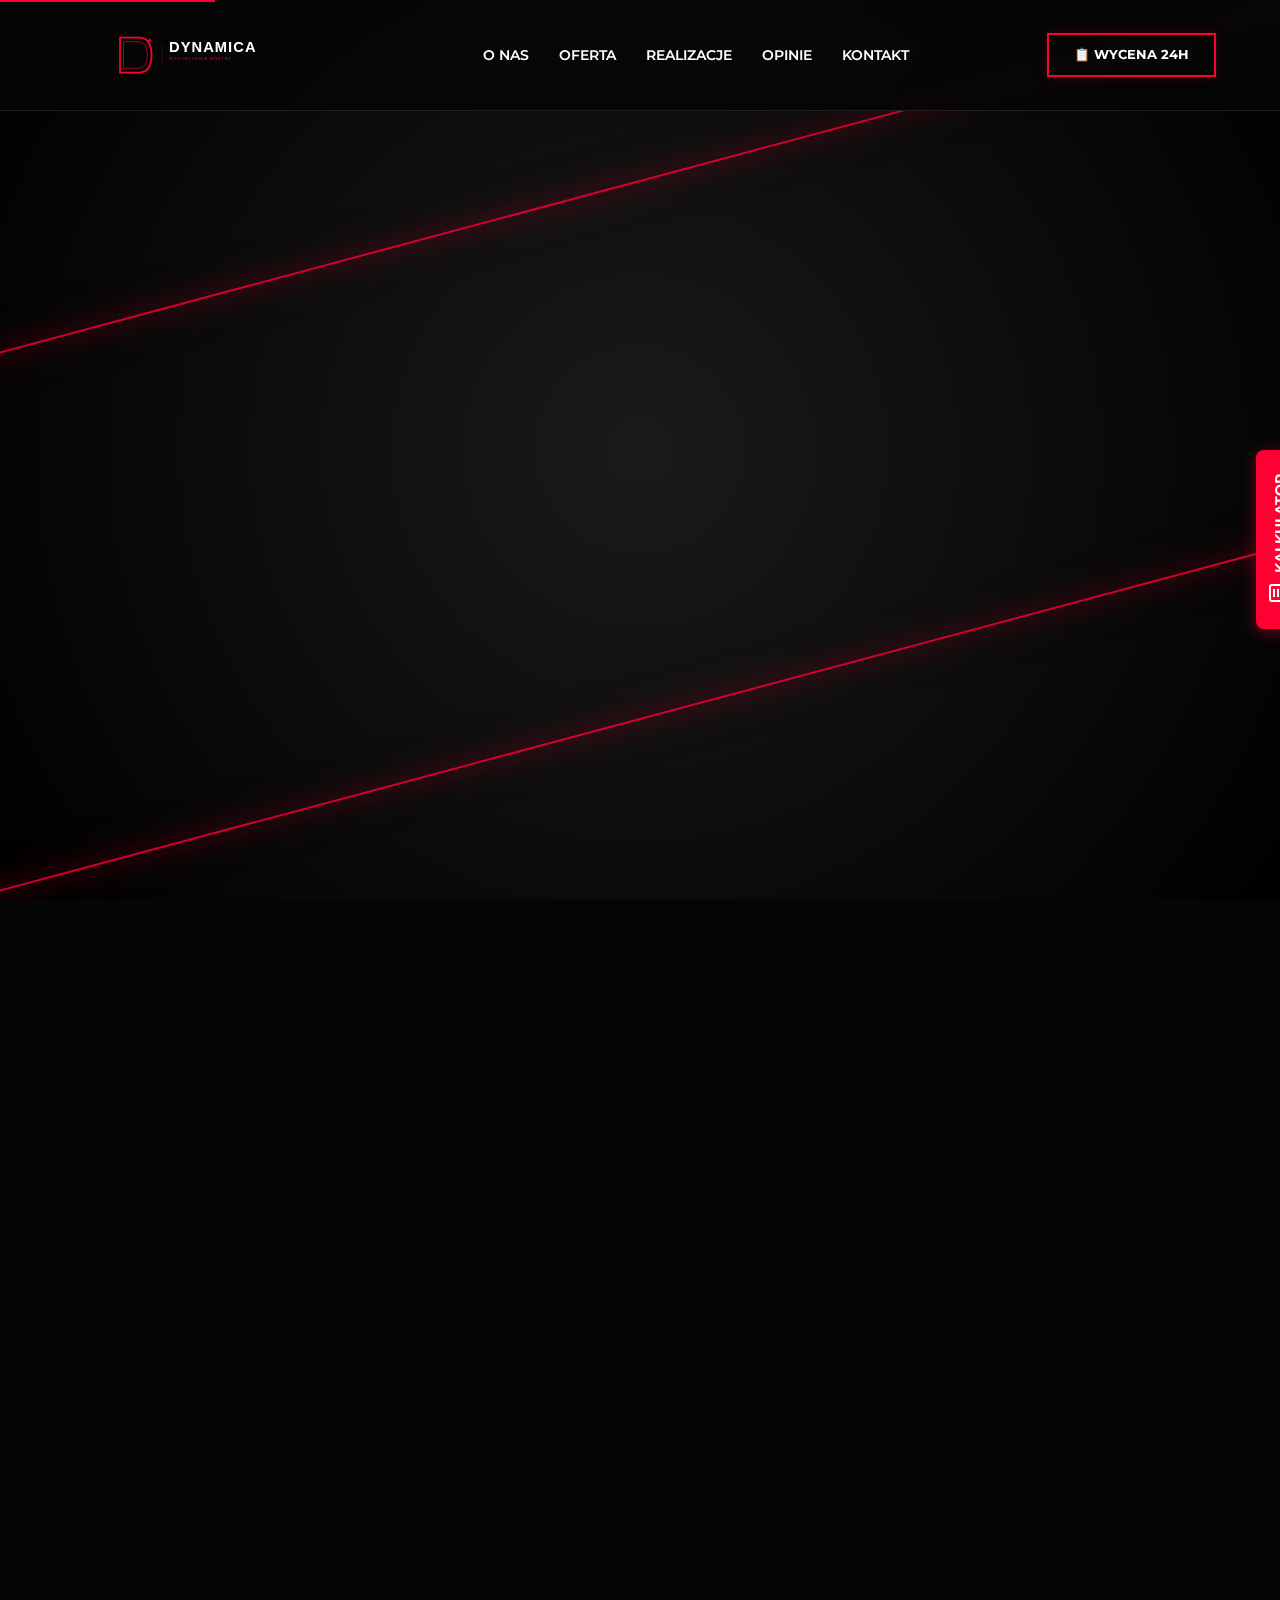
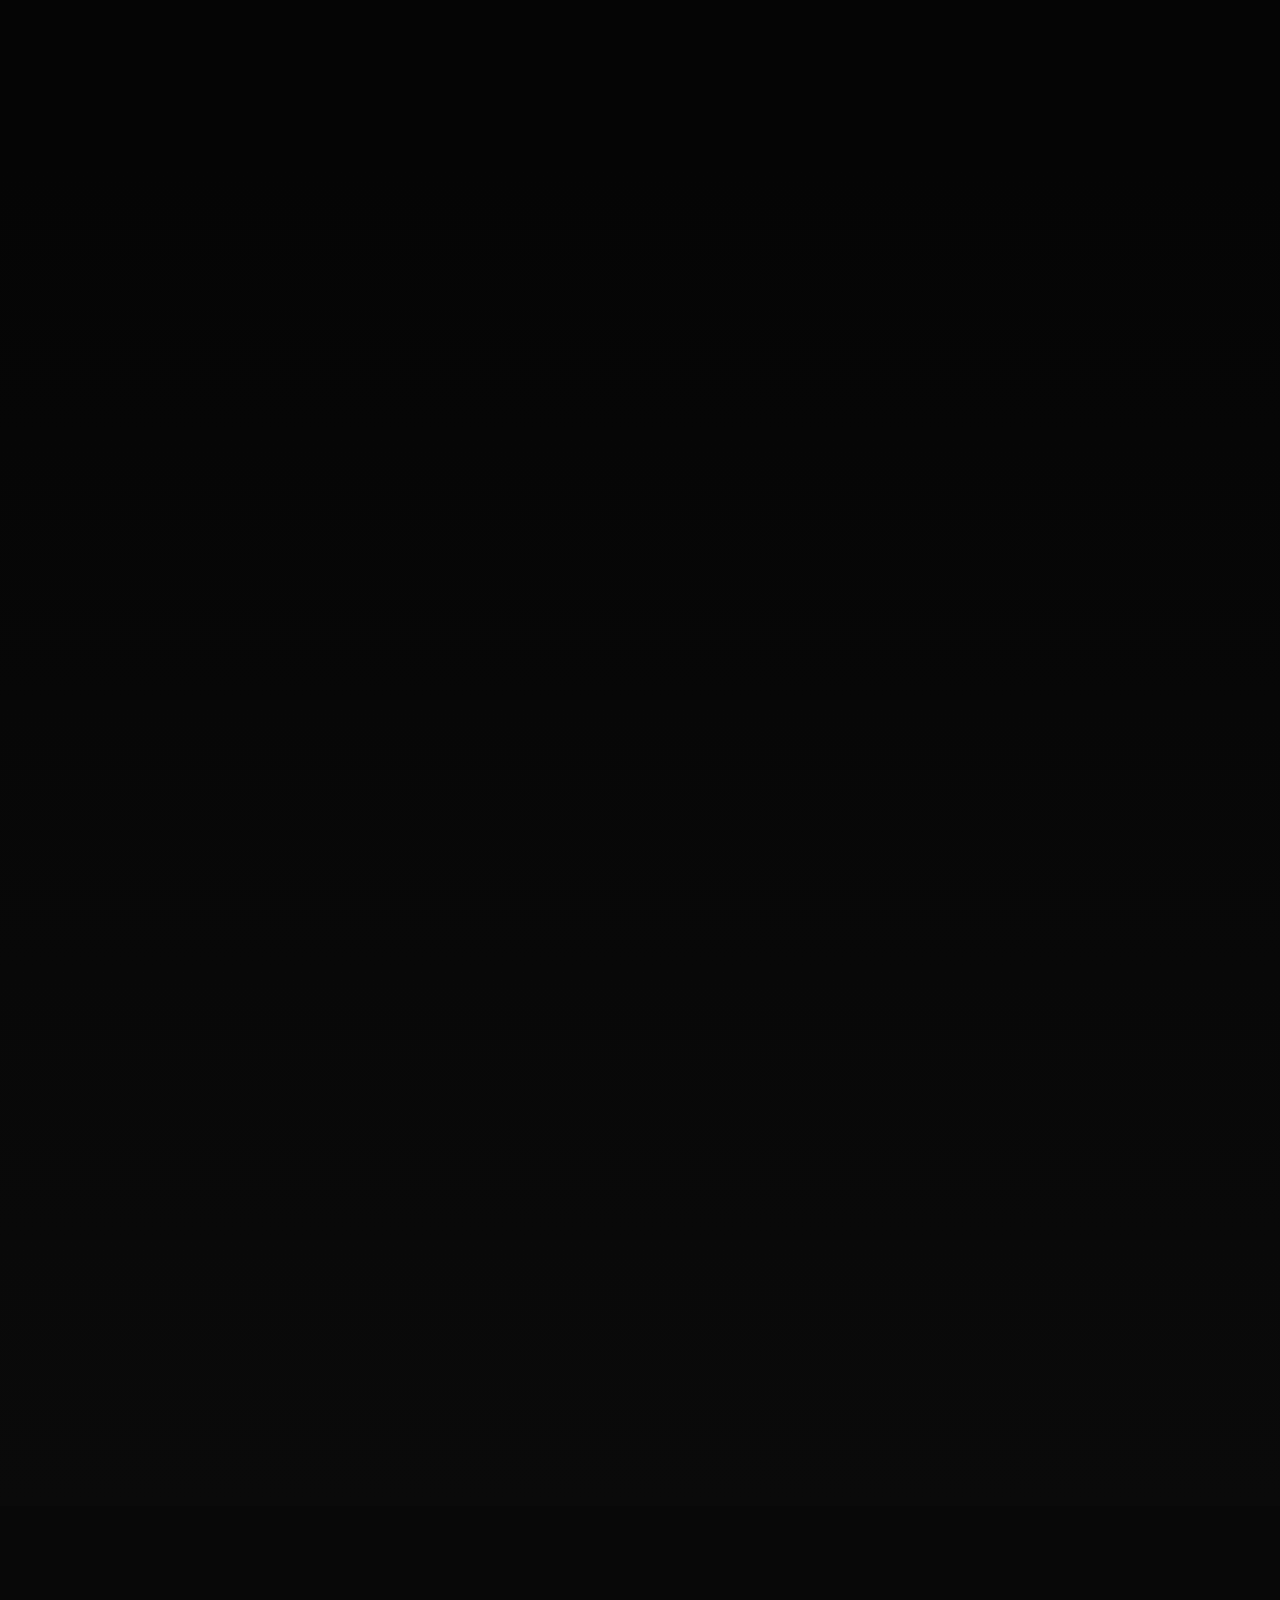
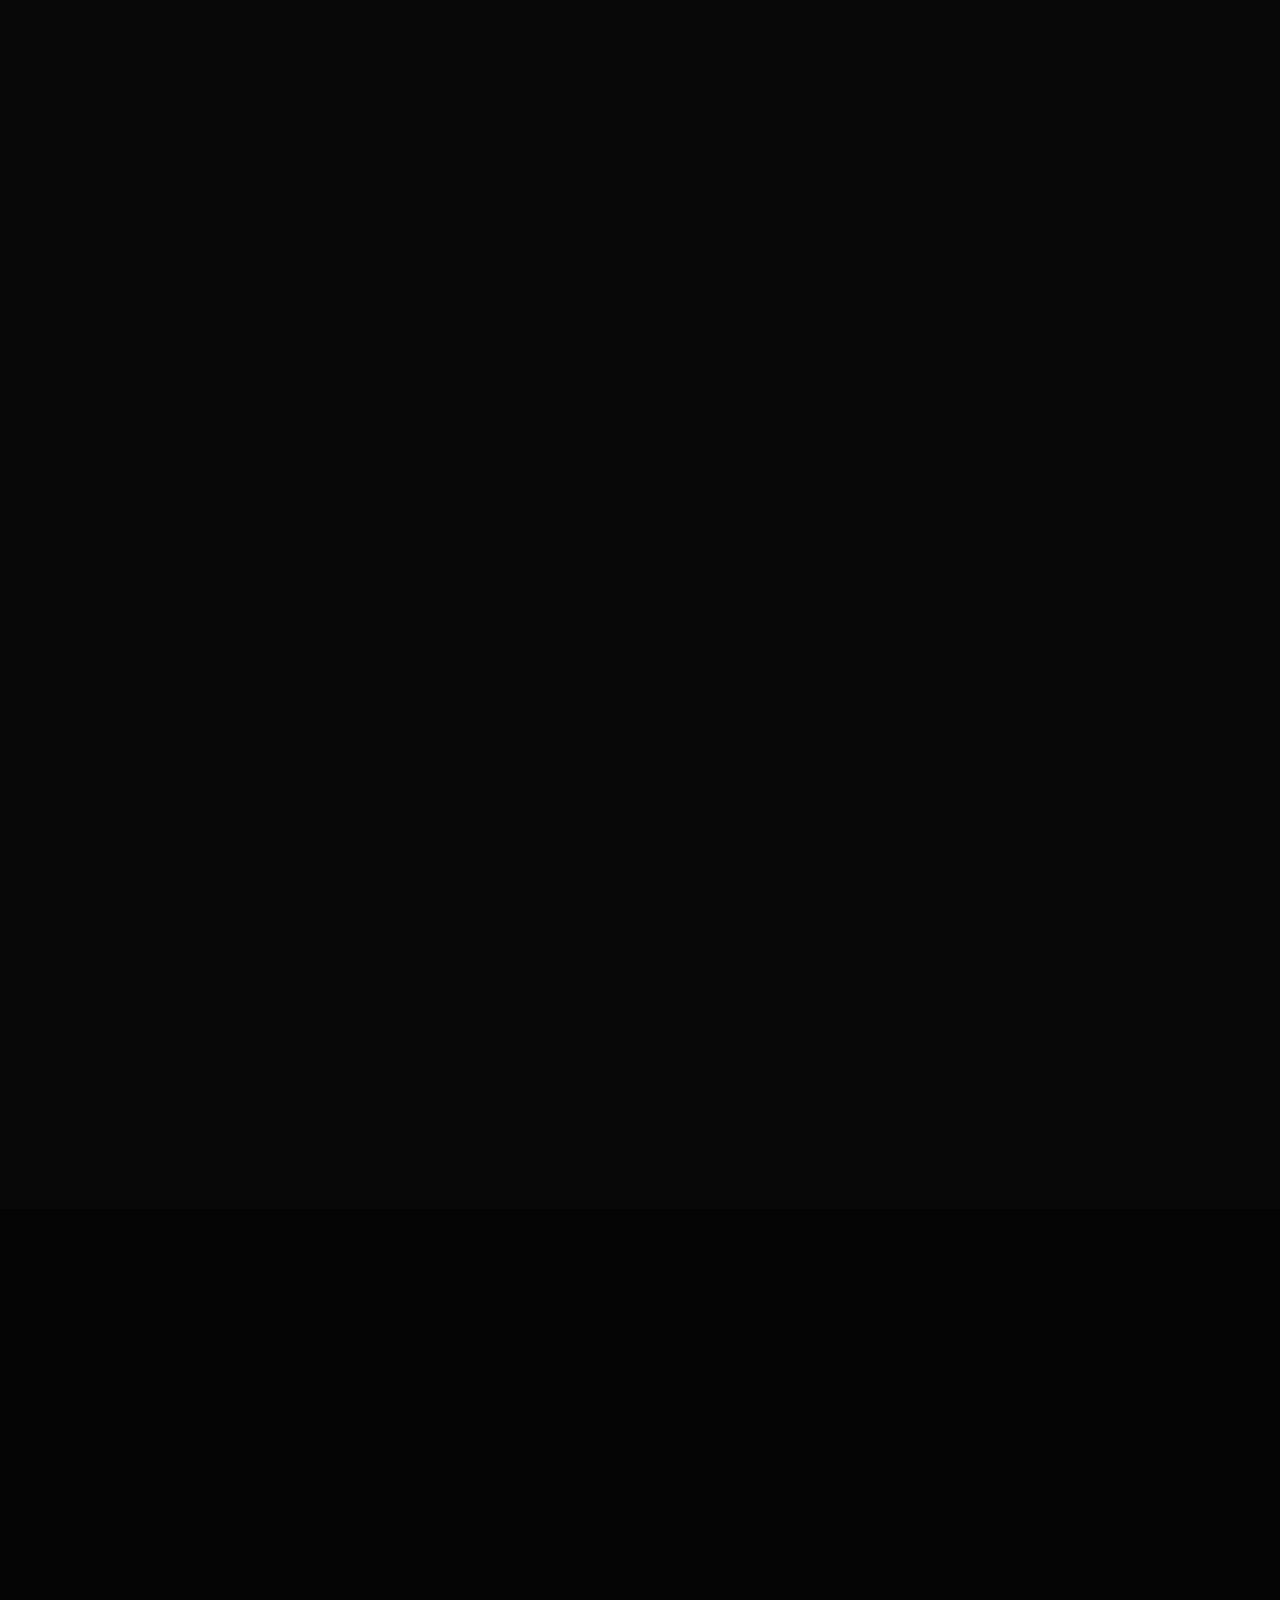
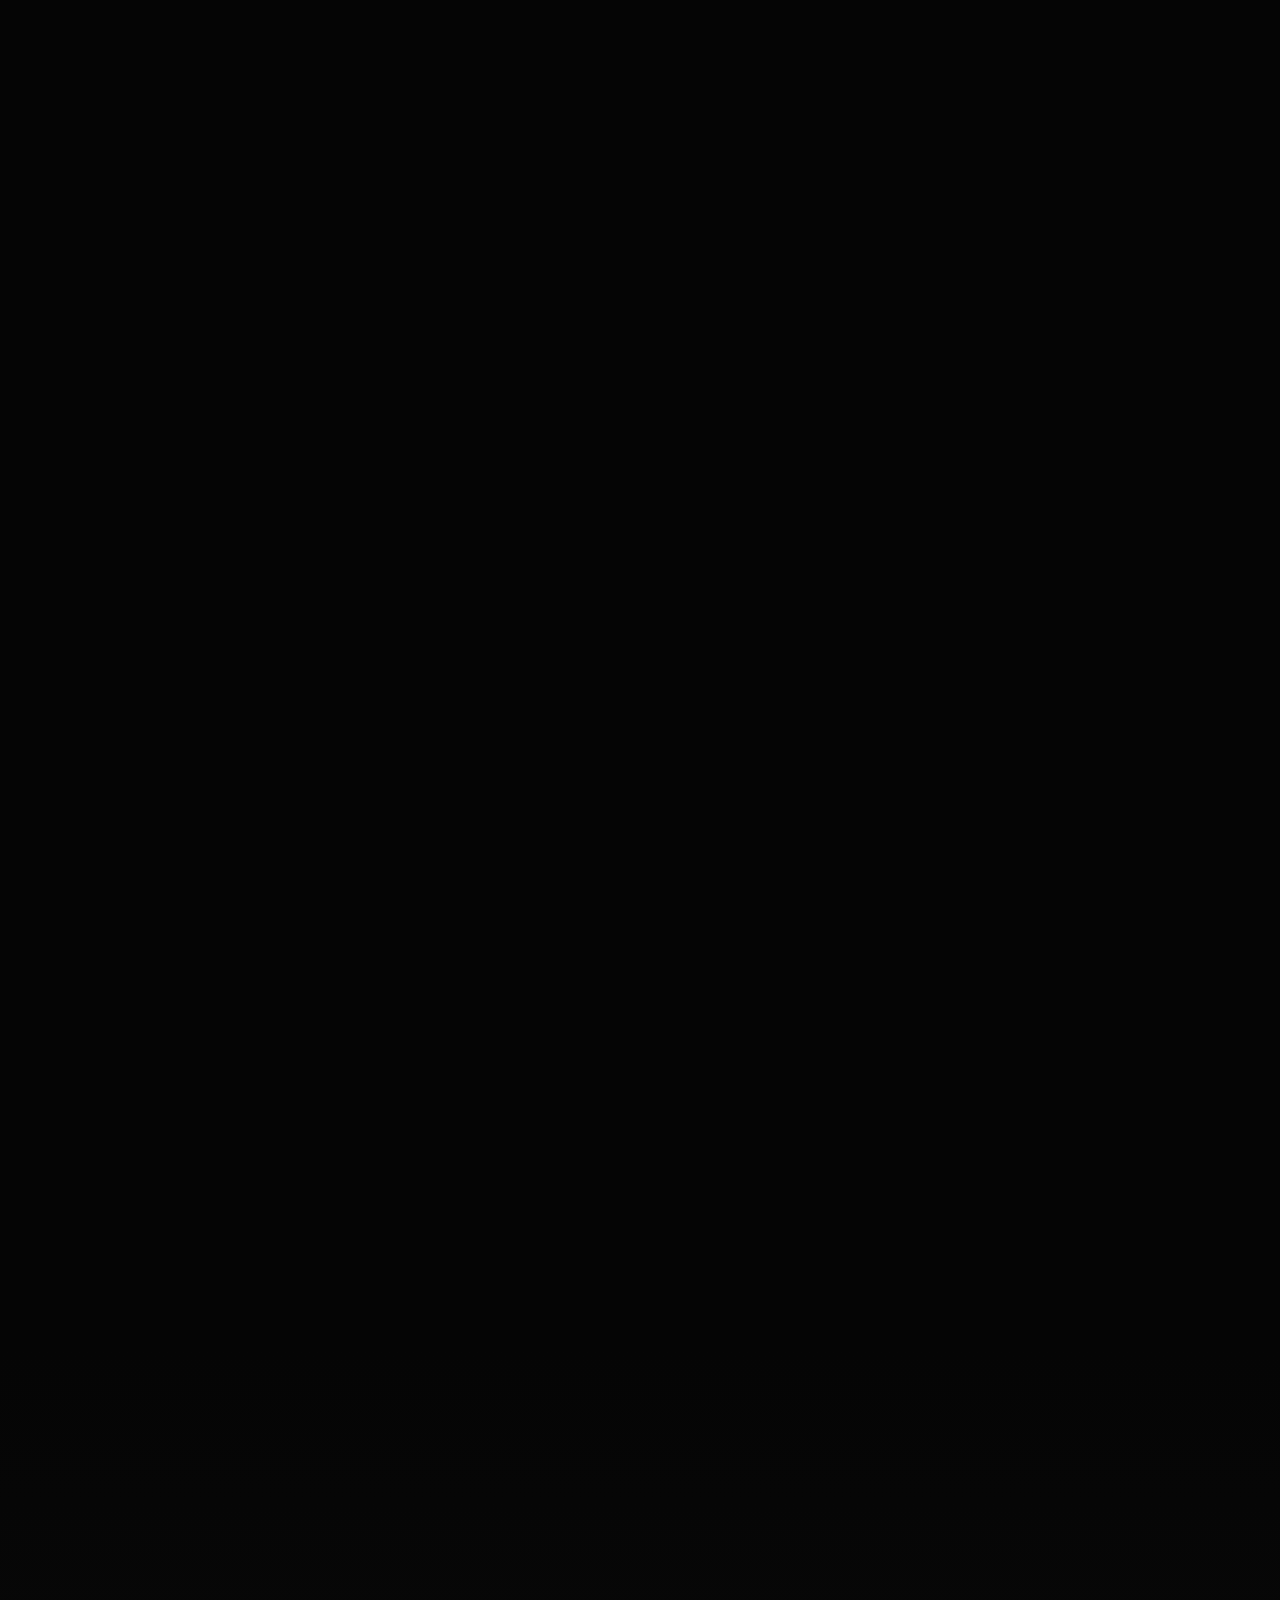
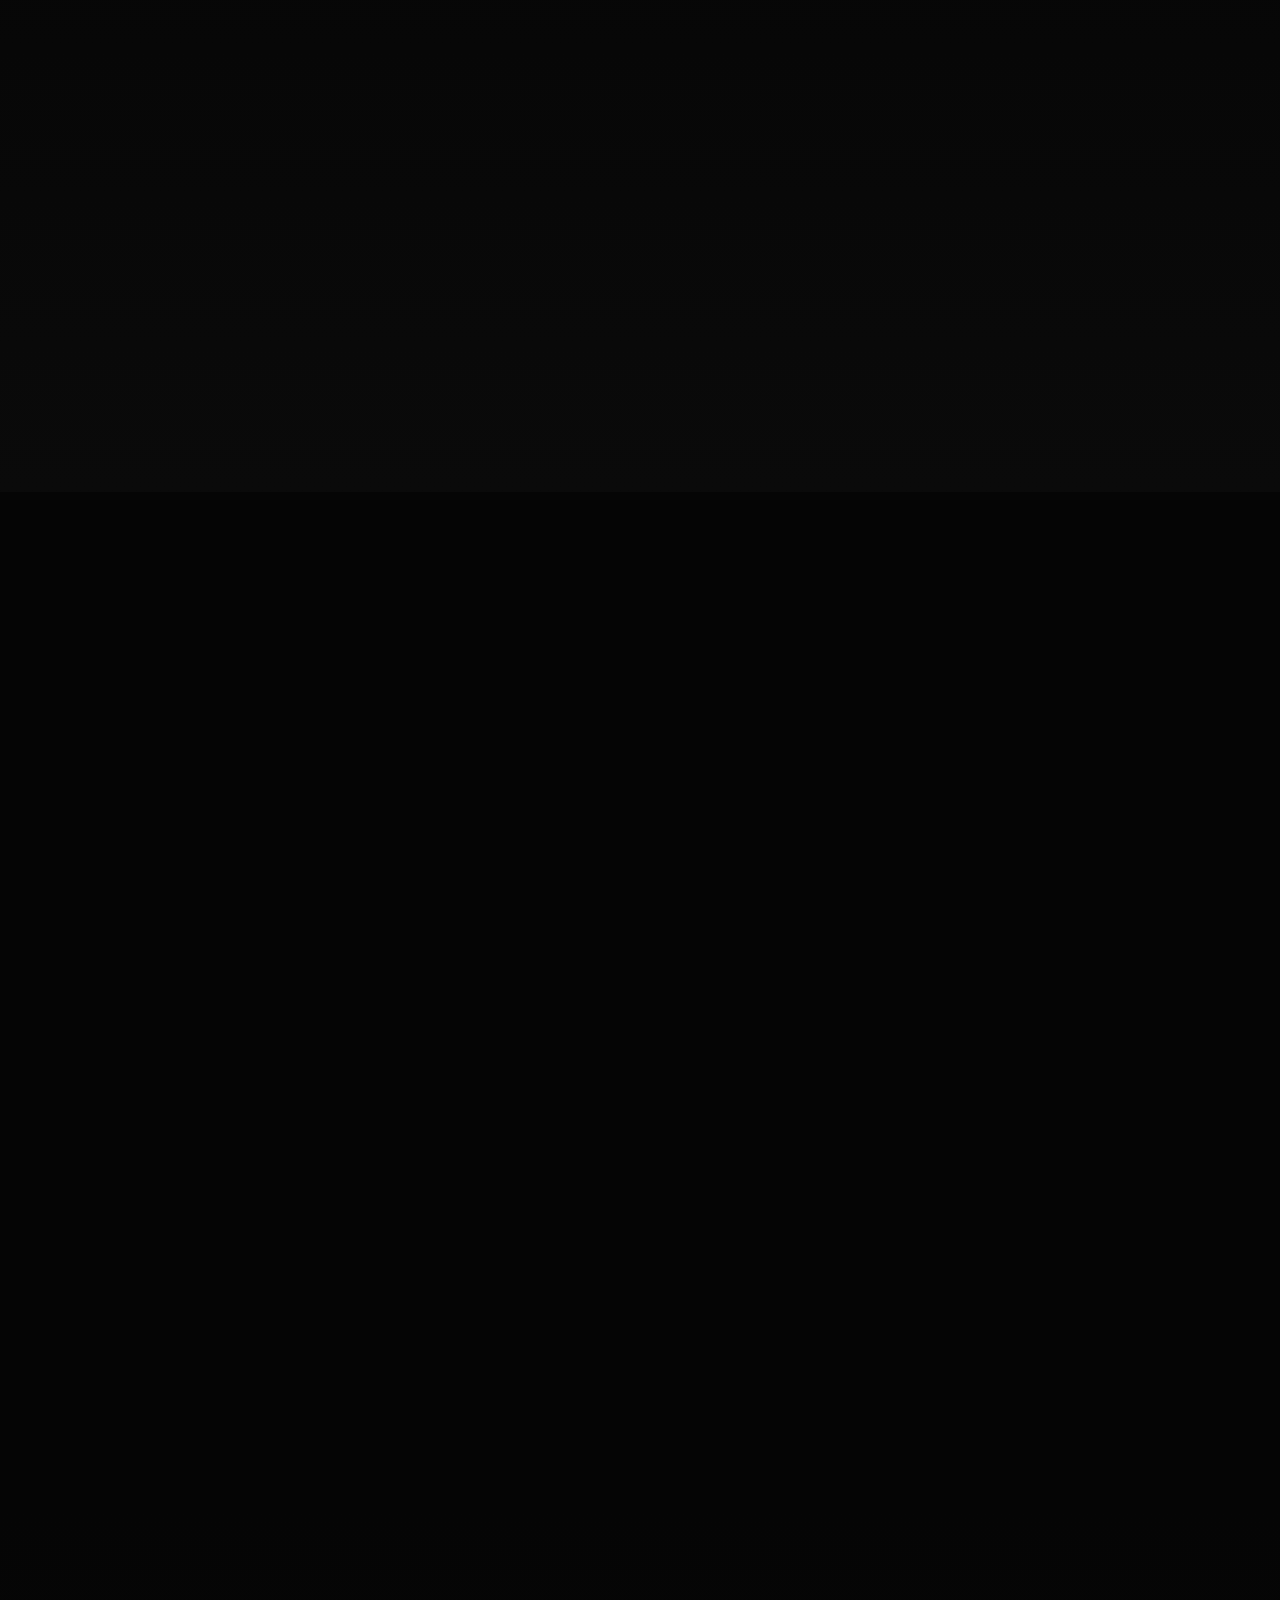
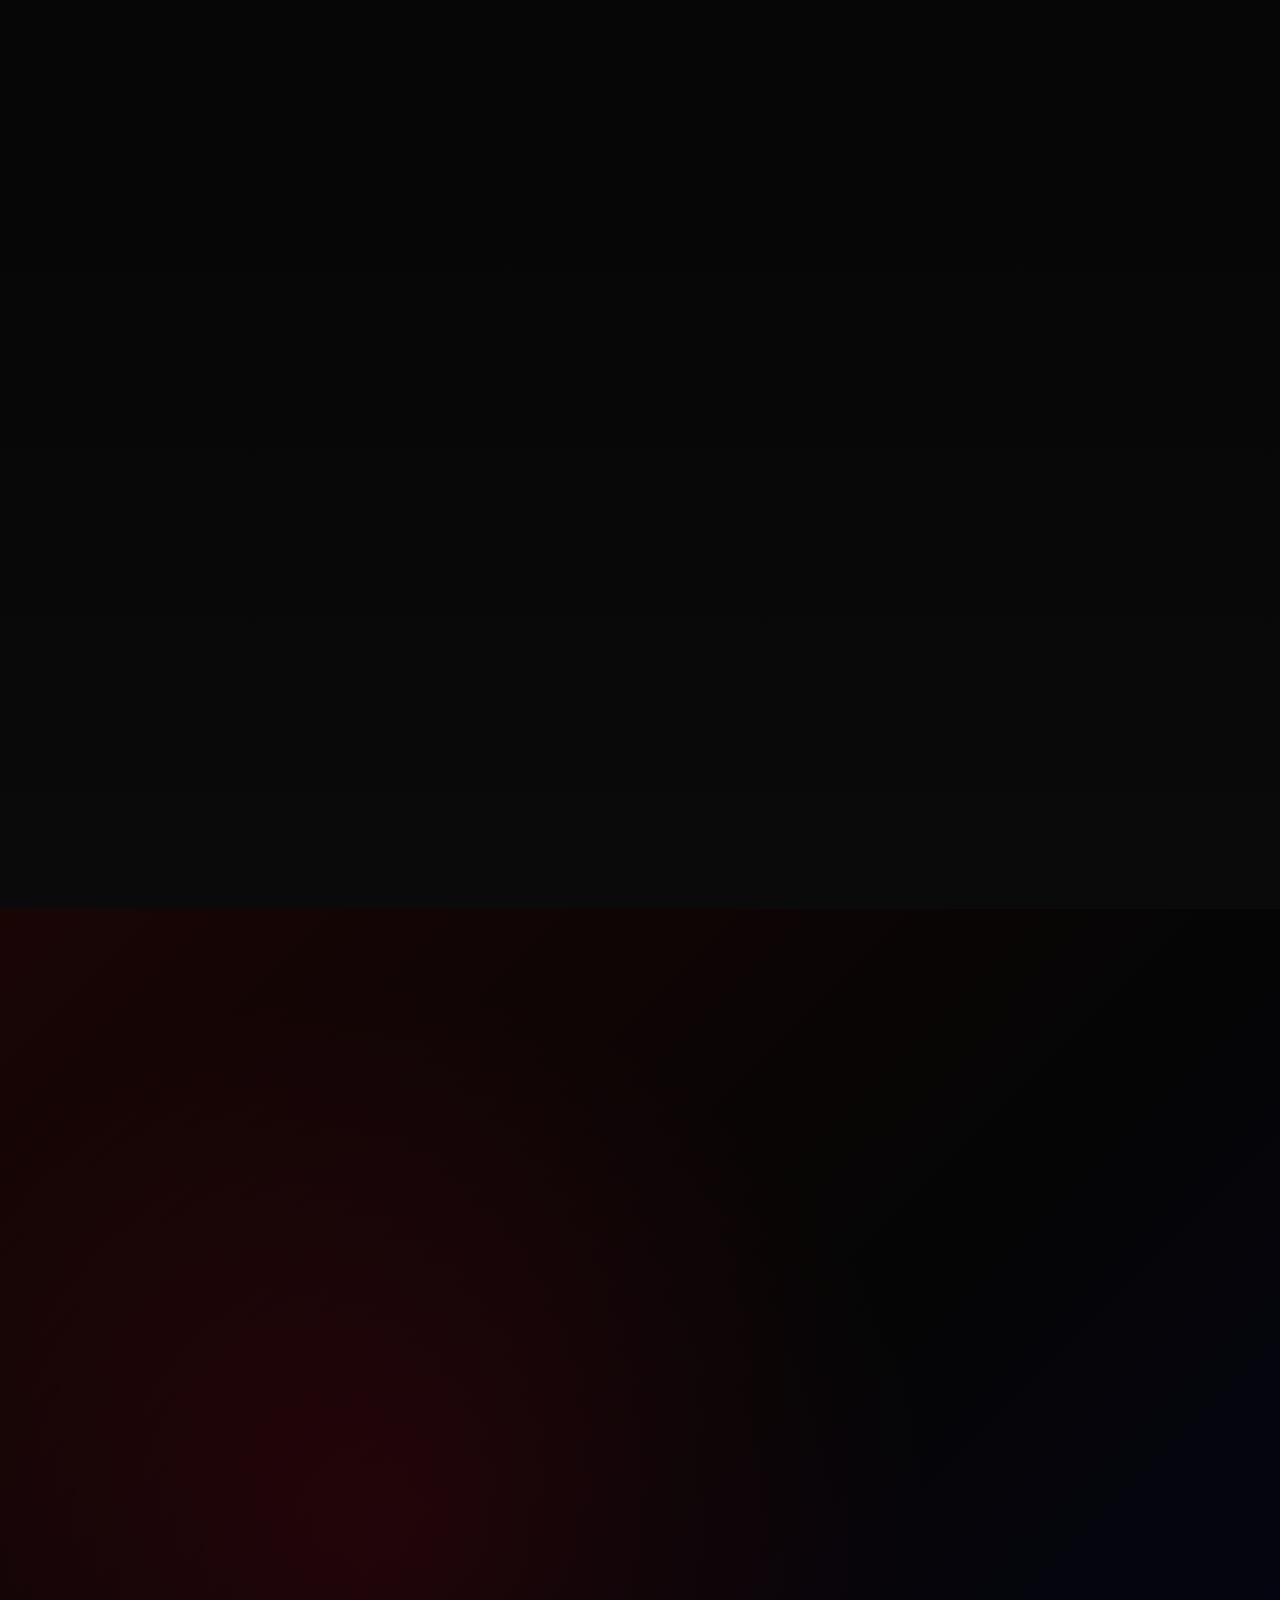
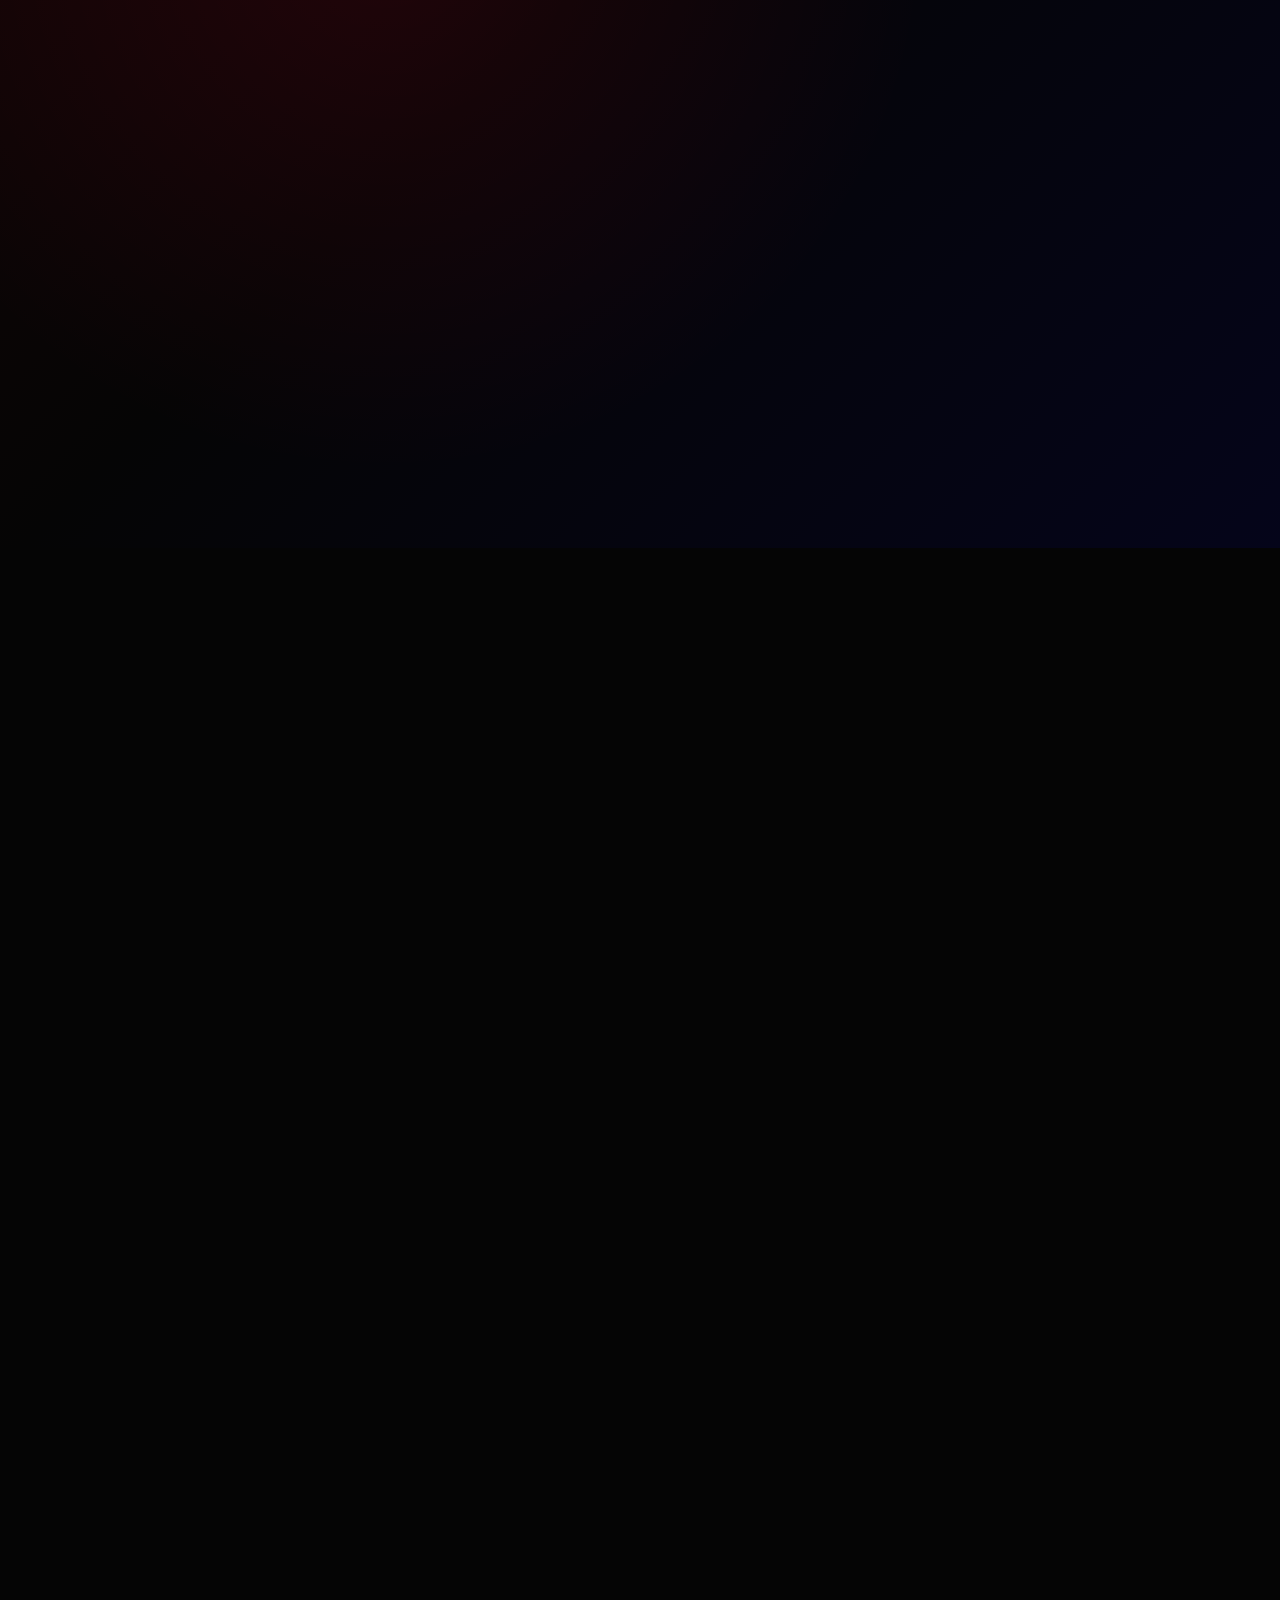
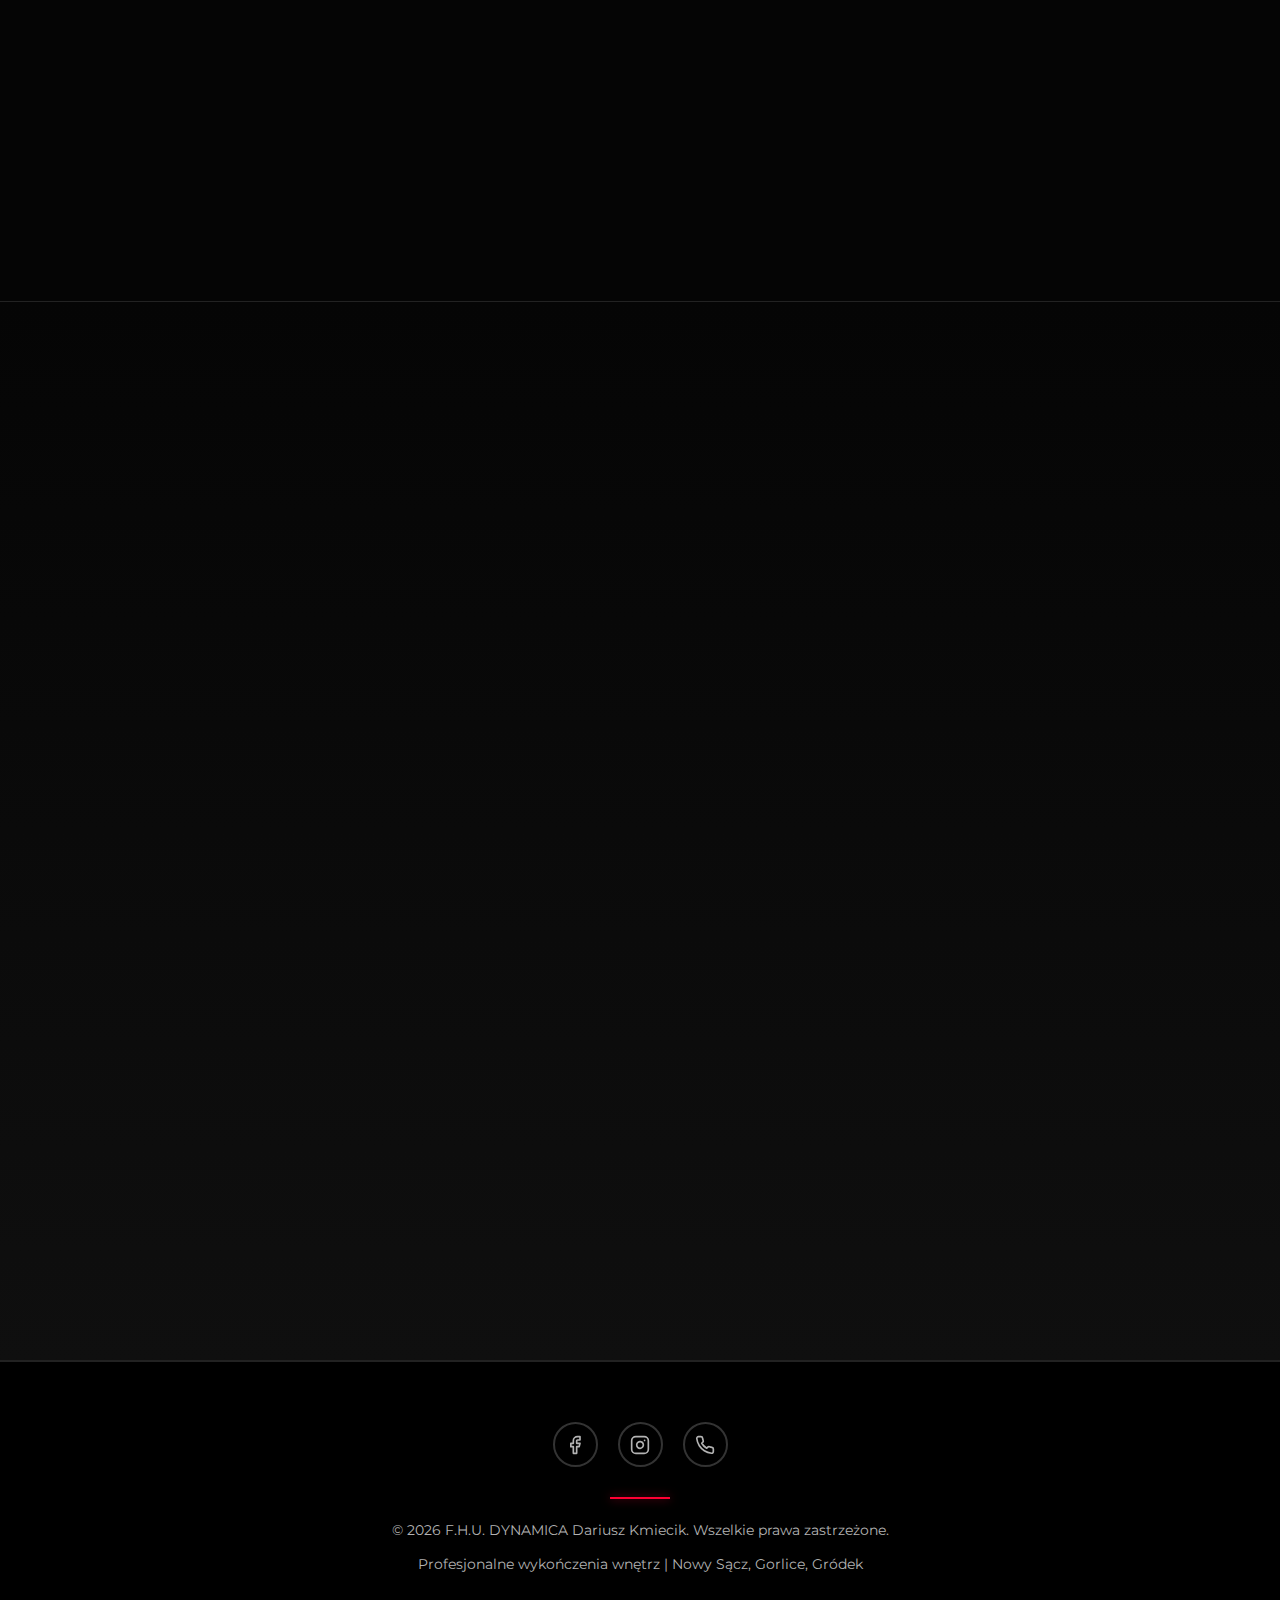
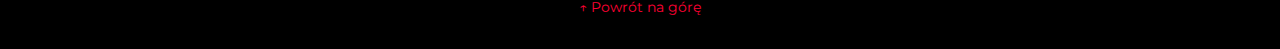
<file: index.htm>
<!DOCTYPE html>
<html lang="pl">
<head>
    <meta charset="UTF-8">
    <meta name="viewport" content="width=device-width, initial-scale=1.0, maximum-scale=5.0">

    <!-- SEO Meta Tags -->
    <title>F.H.U. DYNAMICA | Dariusz Kmiecik - Wykończenia Wnętrz</title>
    <meta name="description" content="F.H.U. DYNAMICA - profesjonalne wykończenia wnętrz w Nowym Sączu, Gorlicach i Gródku. Malowanie, zabudowy G-K, łazienki, elektryka. Ponad 10 lat doświadczenia. Bezpłatna wycena.">
    <meta name="keywords" content="wykończenia wnętrz, Nowy Sącz, Gorlice, Gródek, malowanie, gładzie, zabudowy gipsowe, łazienki, elektryka, DYNAMICA">
    <meta name="author" content="F.H.U. DYNAMICA - Dariusz Kmiecik">
    <meta name="theme-color" content="#ff0033">

    <!-- Open Graph / Facebook -->
    <meta property="og:type" content="website">
    <meta property="og:url" content="https://dynamica-wnetrz.pl/">
    <meta property="og:title" content="F.H.U. DYNAMICA | Profesjonalne Wykończenia Wnętrz">
    <meta property="og:description" content="Nowoczesne wykończenia wnętrz w Małopolsce. 10+ lat doświadczenia. Malowanie, zabudowy G-K, łazienki, elektryka. Darmowa wycena.">
    <meta property="og:image" content="https://dynamica-wnetrz.pl/og-image.jpg">
    <meta property="og:locale" content="pl_PL">

    <!-- Twitter -->
    <meta name="twitter:card" content="summary_large_image">
    <meta name="twitter:title" content="F.H.U. DYNAMICA | Wykończenia Wnętrz">
    <meta name="twitter:description" content="Profesjonalne wykończenia wnętrz w Nowym Sączu, Gorlicach i Gródku. Darmowa wycena.">

    <!-- Favicon -->
    <link rel="icon" type="image/svg+xml" href="data:image/svg+xml,%3Csvg xmlns='http://www.w3.org/2000/svg' viewBox='0 0 300 300'%3E%3Crect width='300' height='300' fill='%23050505'/%3E%3Cg transform='translate(150, 150)'%3E%3Cpath d='M -70 -85 L -70 85 L 25 85 Q 85 85 85 0 Q 85 -85 25 -85 Z' fill='none' stroke='%23ff0033' stroke-width='12'/%3E%3Ccircle cx='75' cy='-75' r='10' fill='%23ff0033'/%3E%3C/g%3E%3C/svg%3E">

    <!-- Preconnect for Performance -->
    <link rel="preconnect" href="https://fonts.googleapis.com">
    <link rel="preconnect" href="https://fonts.gstatic.com" crossorigin>
    <link href="https://fonts.googleapis.com/css2?family=Montserrat:wght@300;400;600;800&display=swap" rel="stylesheet">

    <!-- Performance optimizations -->
    <link rel="dns-prefetch" href="https://formspree.io">

    <!-- Schema.org Structured Data (JSON-LD) -->
    <script type="application/ld+json">
    {
        "@context": "https://schema.org",
        "@type": "LocalBusiness",
        "name": "F.H.U. DYNAMICA - Dariusz Kmiecik",
        "image": "https://dynamica-wnetrz.pl/og-image.jpg",
        "description": "Profesjonalne wykończenia wnętrz w Nowym Sączu, Gorlicach i Gródku. Malowanie, zabudowy G-K, łazienki, elektryka, podłogi, adaptacje poddaszy. 10+ lat doświadczenia, gwarancja 5 lat.",
        "telephone": "+48509359340",
        "email": "dynamicaf.h.u.@gmail.com",
        "address": {
            "@type": "PostalAddress",
            "addressLocality": "Nowy Sącz",
            "addressRegion": "Małopolskie",
            "addressCountry": "PL"
        },
        "geo": {
            "@type": "GeoCoordinates",
            "latitude": "49.6252",
            "longitude": "20.7148"
        },
        "url": "https://dynamica-wnetrz.pl",
        "priceRange": "$$",
        "areaServed": [
            {
                "@type": "City",
                "name": "Nowy Sącz"
            },
            {
                "@type": "City",
                "name": "Gorlice"
            },
            {
                "@type": "City",
                "name": "Gródek nad Dunajcem"
            }
        ],
        "openingHours": "Mo-Fr 08:00-18:00, Sa 09:00-14:00",
        "aggregateRating": {
            "@type": "AggregateRating",
            "ratingValue": "4.9",
            "reviewCount": "42",
            "bestRating": "5",
            "worstRating": "1"
        },
        "hasOfferCatalog": {
            "@type": "OfferCatalog",
            "name": "Usługi wykończeniowe",
            "itemListElement": [
                {
                    "@type": "Offer",
                    "itemOffered": {
                        "@type": "Service",
                        "name": "Malowanie i Gładzie",
                        "description": "Malowanie natryskowe i tradycyjne. Gładzie bezpyłowe.",
                        "provider": {
                            "@type": "LocalBusiness",
                            "name": "F.H.U. DYNAMICA"
                        }
                    }
                },
                {
                    "@type": "Offer",
                    "itemOffered": {
                        "@type": "Service",
                        "name": "Zabudowy G-K",
                        "description": "Sufity podwieszane, ścianki działowe, zabudowy TV.",
                        "provider": {
                            "@type": "LocalBusiness",
                            "name": "F.H.U. DYNAMICA"
                        }
                    }
                },
                {
                    "@type": "Offer",
                    "itemOffered": {
                        "@type": "Service",
                        "name": "Łazienki pod klucz",
                        "description": "Kompleksowe wykończenie łazienek - fliziowanie, instalacje.",
                        "provider": {
                            "@type": "LocalBusiness",
                            "name": "F.H.U. DYNAMICA"
                        }
                    }
                }
            ]
        }
    }
    </script>

    <style>
        /* --- ZMIENNE I KONFIGURACJA --- */
        :root {
            --primary: #ff0033; /* Neonowa czerwień z wizytówki */
            --primary-glow: rgba(255, 0, 51, 0.6);
            --dark-bg: #050505;
            --card-bg: #111111;
            --text-white: #ffffff;
            --text-gray: #b3b3b3;
            --transition: all 0.4s cubic-bezier(0.165, 0.84, 0.44, 1);
        }

        * {
            margin: 0;
            padding: 0;
            box-sizing: border-box;
        }

        html {
            scroll-behavior: smooth;
        }

        body {
            font-family: 'Montserrat', sans-serif;
            background-color: var(--dark-bg);
            color: var(--text-white);
            overflow-x: hidden;
            line-height: 1.6;
        }

        /* --- PASEK POSTĘPU --- */
        .progress-container {
            position: fixed;
            top: 0;
            left: 0;
            width: 100%;
            height: 4px;
            background: transparent;
            z-index: 2000;
        }

        .progress-bar {
            height: 100%;
            background: var(--primary);
            width: 0%;
            box-shadow: 0 0 15px var(--primary);
            transition: width 0.1s linear;
        }

        /* --- NAWIGACJA --- */
        nav {
            position: fixed;
            top: 0;
            width: 100%;
            padding: 20px 5%;
            background: rgba(5, 5, 5, 0.9);
            backdrop-filter: blur(10px);
            display: flex;
            justify-content: space-between;
            align-items: center;
            z-index: 1000;
            border-bottom: 1px solid rgba(255, 255, 255, 0.1);
        }

        .logo {
            display: flex;
            align-items: center;
            text-decoration: none;
            transition: opacity 0.3s ease;
        }

        .logo:hover {
            opacity: 0.8;
        }

        .logo svg {
            height: 70px;
            width: auto;
        }

        .nav-links {
            display: flex;
            list-style: none;
            gap: 30px;
        }

        .nav-links a {
            text-decoration: none;
            color: var(--text-white);
            font-weight: 600;
            font-size: 0.9rem;
            text-transform: uppercase;
            position: relative;
            transition: var(--transition);
        }

        .nav-links a::after {
            content: '';
            position: absolute;
            bottom: -5px;
            left: 0;
            width: 0%;
            height: 2px;
            background: var(--primary);
            transition: var(--transition);
            box-shadow: 0 0 5px var(--primary);
        }

        .nav-links a:hover::after {
            width: 100%;
        }

        /* --- HERO SECTION (Styl Wizytówki) --- */
        .hero {
            height: 100vh;
            display: flex;
            align-items: center;
            justify-content: center;
            position: relative;
            overflow: hidden;
            background: radial-gradient(circle at center, #1a1a1a 0%, #000 100%);
        }

        /* Generowanie czerwonych linii laserowych */
        .hero::before, .hero::after {
            content: '';
            position: absolute;
            width: 150%;
            height: 2px;
            background: var(--primary);
            box-shadow: 0 0 20px var(--primary), 0 0 40px var(--primary);
            opacity: 0.8;
            pointer-events: none;
        }

        .hero::before {
            top: 20%;
            left: -25%;
            transform: rotate(-15deg);
            animation: pulseLine 4s infinite alternate;
        }

        .hero::after {
            bottom: 20%;
            right: -25%;
            transform: rotate(-15deg);
            animation: pulseLine 4s infinite alternate-reverse;
        }

        @keyframes pulseLine {
            0% { opacity: 0.4; box-shadow: 0 0 10px var(--primary); }
            100% { opacity: 1; box-shadow: 0 0 30px var(--primary), 0 0 60px var(--primary); }
        }

        .hero-content {
            z-index: 2;
            text-align: center;
            max-width: 900px;
            padding: 0 20px;
        }

        .hero h1 {
            font-size: 3rem;
            font-weight: 800;
            text-transform: uppercase;
            line-height: 1.1;
            margin-bottom: 10px;
            letter-spacing: -2px;
            position: relative;
            display: inline-block;
            opacity: 0;
            transform: translateX(-40px);
            animation: heroSlideIn 0.8s ease-out 0.2s forwards;
        }

        .hero h2 {
            font-size: 1.3rem;
            color: var(--primary);
            text-transform: uppercase;
            letter-spacing: 3px;
            margin-bottom: 30px;
            text-shadow: 0 0 15px var(--primary-glow);
            opacity: 0;
            transform: translateX(-40px);
            animation: heroSlideIn 0.8s ease-out 0.45s forwards;
        }

        .hero p {
            font-size: 1.2rem;
            color: var(--text-gray);
            margin-bottom: 50px;
            opacity: 0;
            transform: translateX(-40px);
            animation: heroSlideIn 0.8s ease-out 0.7s forwards;
        }

        .hero-buttons {
            opacity: 0;
            transform: translateX(-40px);
            animation: heroSlideIn 0.8s ease-out 0.95s forwards;
        }

        @keyframes heroSlideIn {
            from {
                opacity: 0;
                transform: translateX(-40px);
            }
            to {
                opacity: 1;
                transform: translateX(0);
            }
        }

        @keyframes heroFadeIn {
            from {
                opacity: 0;
                transform: translateY(30px);
            }
            to {
                opacity: 1;
                transform: translateY(0);
            }
        }

        /* --- BUTTONS --- */
        .btn {
            padding: 15px 40px;
            font-size: 1rem;
            font-weight: 700;
            text-transform: uppercase;
            text-decoration: none;
            color: var(--text-white);
            border: 2px solid var(--primary);
            background: transparent;
            cursor: pointer;
            position: relative;
            overflow: hidden;
            transition: var(--transition);
            display: inline-block;
            box-shadow: 0 0 10px rgba(255, 0, 51, 0.2);
        }

        .btn::before {
            content: '';
            position: absolute;
            top: 0;
            left: -100%;
            width: 100%;
            height: 100%;
            background: linear-gradient(90deg, transparent, rgba(255, 0, 51, 0.5), transparent);
            transition: 0.5s;
        }

        .btn:hover::before {
            left: 100%;
        }

        .btn:hover {
            background: var(--primary);
            box-shadow: 0 0 30px var(--primary-glow);
            transform: translateY(-3px);
            text-shadow: 0 0 5px white;
        }

        /* --- SEKCJE OGÓLNE --- */
        section {
            padding: 100px 5%;
            position: relative;
        }

        .section-header {
            text-align: center;
            margin-bottom: 80px;
        }

        .section-header h2 {
            font-size: 2.5rem;
            text-transform: uppercase;
            margin-bottom: 15px;
            display: inline-block;
            position: relative;
        }

        .section-header h2::after {
            content: '';
            display: block;
            width: 60px;
            height: 4px;
            background: var(--primary);
            margin: 15px auto 0;
            box-shadow: 0 0 10px var(--primary);
        }

        .section-header p {
            color: var(--text-gray);
            max-width: 600px;
            margin: 0 auto;
        }

        /* --- O NAS --- */
        .about-grid {
            display: grid;
            grid-template-columns: 1fr 1fr;
            gap: 50px;
            align-items: center;
        }

        .about-text h3 {
            font-size: 1.8rem;
            margin-bottom: 20px;
            color: var(--primary);
        }

        .about-text p {
            margin-bottom: 20px;
            color: var(--text-gray);
        }

        .about-image {
            background: #222;
            height: 400px;
            border: 1px solid #333;
            position: relative;
            overflow: hidden;
        }
        
        /* Ozdobny skos na zdjęciu */
        .about-image::after {
            content: '';
            position: absolute;
            bottom: 0;
            right: 0;
            border-bottom: 100px solid var(--primary);
            border-left: 100px solid transparent;
            opacity: 0.8;
        }

        /* --- DLACZEGO MY / WHY US --- */
        .why-us-section {
            background: linear-gradient(180deg, var(--dark-bg) 0%, #0a0a0a 100%);
            padding: 100px 5%;
        }

        /* Liczniki animowane */
        .stats-container {
            display: grid;
            grid-template-columns: repeat(auto-fit, minmax(200px, 1fr));
            gap: 40px;
            max-width: 1200px;
            margin: 0 auto 80px;
            padding: 60px 40px;
            background: rgba(255, 0, 51, 0.05);
            border: 1px solid rgba(255, 0, 51, 0.2);
            border-radius: 12px;
        }

        .stat-box {
            text-align: center;
            position: relative;
        }

        .stat-number {
            font-size: 4rem;
            font-weight: 900;
            color: var(--primary);
            line-height: 1;
            display: inline-block;
            text-shadow: 0 0 20px var(--primary-glow);
        }

        .stat-suffix {
            font-size: 3rem;
            font-weight: 900;
            color: var(--primary);
            display: inline-block;
            margin-left: 5px;
        }

        .stat-label {
            font-size: 0.95rem;
            color: var(--text-gray);
            margin-top: 10px;
            text-transform: uppercase;
            letter-spacing: 1px;
        }

        /* USP Grid */
        .usp-grid {
            display: grid;
            grid-template-columns: repeat(auto-fit, minmax(300px, 1fr));
            gap: 30px;
            max-width: 1200px;
            margin: 0 auto;
        }

        .usp-card {
            background: var(--card-bg);
            padding: 40px;
            border: 1px solid #222;
            border-radius: 8px;
            transition: var(--transition);
            text-align: center;
        }

        .usp-card:hover {
            transform: translateY(-10px);
            background: #161616;
            border-color: var(--primary);
            box-shadow: 0 10px 40px rgba(255, 0, 51, 0.2);
        }

        .usp-icon {
            margin-bottom: 20px;
            color: var(--primary);
            display: flex;
            justify-content: center;
        }

        .usp-icon svg {
            filter: drop-shadow(0 0 10px var(--primary-glow));
            transition: var(--transition);
        }

        .usp-card:hover .usp-icon svg {
            transform: scale(1.1);
            filter: drop-shadow(0 0 20px var(--primary));
        }

        .usp-card h3 {
            font-size: 1.3rem;
            margin-bottom: 15px;
            color: var(--text-white);
        }

        .usp-card p {
            color: var(--text-gray);
            font-size: 0.95rem;
            line-height: 1.6;
        }

        /* --- USŁUGI (KARTY) --- */
        .services-section {
            background-color: #080808;
        }

        .services-grid {
            display: grid;
            grid-template-columns: repeat(auto-fit, minmax(300px, 1fr));
            gap: 30px;
        }

        .service-card {
            background: var(--card-bg);
            padding: 40px;
            border: 1px solid #222;
            transition: var(--transition);
            position: relative;
            overflow: hidden;
            z-index: 1;
        }

        .service-card::before {
            content: '';
            position: absolute;
            top: 0;
            left: 0;
            width: 4px;
            height: 0%;
            background: var(--primary);
            transition: var(--transition);
            box-shadow: 0 0 10px var(--primary);
        }

        .service-card:hover {
            transform: translateY(-10px);
            background: #161616;
            border-color: #333;
        }

        .service-card:hover::before {
            height: 100%;
        }

        .service-icon {
            margin-bottom: 20px;
            color: var(--primary);
            display: flex;
            align-items: center;
            justify-content: flex-start;
        }

        .service-icon svg {
            width: 40px;
            height: 40px;
            color: var(--primary);
            filter: drop-shadow(0 0 5px var(--primary-glow));
        }

        .service-card h3 {
            margin-bottom: 15px;
            font-size: 1.4rem;
        }

        .service-card p {
            color: var(--text-gray);
            font-size: 0.95rem;
            margin-bottom: 20px;
        }

        .service-price {
            color: var(--primary);
            font-size: 1.3rem;
            font-weight: 700;
            margin: 15px 0 10px;
            text-shadow: 0 0 10px var(--primary-glow);
        }

        .service-time {
            color: var(--text-gray);
            font-size: 0.9rem;
            margin: 8px 0;
        }

        .service-guarantee {
            color: #00ff64;
            font-size: 0.9rem;
            font-weight: 600;
            margin-top: 10px;
            padding-top: 15px;
            border-top: 1px solid #222;
        }

        /* --- TIMELINE PROCESU --- */
        .process-section {
            background: var(--dark-bg);
            padding: 100px 5%;
        }

        .timeline {
            max-width: 1000px;
            margin: 0 auto;
            position: relative;
            padding-left: 50px;
        }

        .timeline::before {
            content: '';
            position: absolute;
            left: 20px;
            top: 0;
            bottom: 0;
            width: 3px;
            background: linear-gradient(180deg, var(--primary) 0%, rgba(255, 0, 51, 0.3) 100%);
        }

        .timeline-item {
            position: relative;
            margin-bottom: 60px;
            padding-left: 40px;
        }

        .timeline-number {
            position: absolute;
            left: -30px;
            top: 0;
            width: 50px;
            height: 50px;
            background: var(--primary);
            border: 4px solid var(--dark-bg);
            border-radius: 50%;
            display: flex;
            align-items: center;
            justify-content: center;
            font-size: 1.5rem;
            font-weight: 900;
            color: white;
            box-shadow: 0 0 20px var(--primary-glow);
            z-index: 2;
        }

        .timeline-content {
            background: var(--card-bg);
            border: 1px solid #222;
            border-left: 4px solid var(--primary);
            border-radius: 8px;
            padding: 30px;
            transition: var(--transition);
        }

        .timeline-content:hover {
            transform: translateX(10px);
            border-color: var(--primary);
            box-shadow: 0 10px 30px rgba(255, 0, 51, 0.2);
        }

        .timeline-content h3 {
            color: var(--text-white);
            font-size: 1.4rem;
            margin-bottom: 15px;
        }

        .timeline-content p {
            color: var(--text-gray);
            line-height: 1.6;
            margin-bottom: 15px;
        }

        .timeline-duration {
            display: inline-block;
            color: var(--primary);
            font-size: 0.9rem;
            font-weight: 600;
            padding: 8px 15px;
            background: rgba(255, 0, 51, 0.1);
            border-radius: 20px;
        }

        /* --- PARTNERZY / MATERIAŁY --- */
        .partners-section {
            background: linear-gradient(180deg, var(--dark-bg) 0%, #0a0a0a 100%);
            padding: 100px 5%;
        }

        .partners-grid {
            display: grid;
            grid-template-columns: repeat(auto-fit, minmax(150px, 1fr));
            gap: 30px;
            max-width: 1200px;
            margin: 0 auto;
        }

        .partner-logo {
            background: white;
            border-radius: 12px;
            padding: 30px;
            display: flex;
            align-items: center;
            justify-content: center;
            min-height: 120px;
            transition: var(--transition);
            border: 2px solid transparent;
        }

        .partner-logo:hover {
            transform: translateY(-5px);
            border-color: var(--primary);
            box-shadow: 0 10px 30px rgba(255, 0, 51, 0.2);
        }

        .partner-placeholder {
            font-weight: 900;
            font-size: 1.2rem;
            color: #333;
            letter-spacing: 2px;
        }

        .partners-note {
            text-align: center;
            color: var(--text-gray);
            font-size: 0.85rem;
            margin-top: 40px;
            font-style: italic;
        }

        /* --- REALIZACJE --- */
        .portfolio-grid {
            display: grid;
            grid-template-columns: repeat(auto-fill, minmax(300px, 1fr));
            gap: 15px;
        }

        .portfolio-item {
            height: 300px;
            background: #222;
            position: relative;
            overflow: hidden;
            cursor: pointer;
            border: 1px solid #333;
        }

        .portfolio-overlay {
            position: absolute;
            top: 0;
            left: 0;
            width: 100%;
            height: 100%;
            background: rgba(0, 0, 0, 0.8);
            display: flex;
            flex-direction: column;
            justify-content: center;
            align-items: center;
            opacity: 0;
            transition: var(--transition);
        }

        .portfolio-item:hover .portfolio-overlay {
            opacity: 1;
        }

        .portfolio-overlay h4 {
            color: var(--primary);
            text-transform: uppercase;
            font-size: 1.2rem;
            transform: translateY(20px);
            transition: var(--transition);
        }

        .portfolio-item:hover .portfolio-overlay h4 {
            transform: translateY(0);
        }

        /* --- TESTIMONIALS --- */
        .testimonials-section {
            background: linear-gradient(180deg, var(--dark-bg) 0%, #0a0a0a 100%);
        }

        /* Google Reviews Badge */
        .google-reviews-badge {
            margin-top: 30px;
            padding: 25px 35px;
            background: white;
            border-radius: 12px;
            display: inline-flex;
            flex-direction: column;
            gap: 15px;
            align-items: center;
            box-shadow: 0 10px 40px rgba(0, 0, 0, 0.3);
        }

        .google-badge-content {
            display: flex;
            align-items: center;
            gap: 15px;
        }

        .google-badge-text {
            display: flex;
            flex-direction: column;
            gap: 3px;
        }

        .google-badge-text strong {
            color: #333;
            font-size: 1.3rem;
        }

        .google-badge-text span {
            color: #666;
            font-size: 0.9rem;
        }

        .google-badge-link {
            color: #4285F4;
            text-decoration: none;
            font-weight: 600;
            transition: var(--transition);
            font-size: 0.95rem;
        }

        .google-badge-link:hover {
            color: #2b5fcc;
            text-decoration: underline;
        }

        .testimonials-grid {
            display: grid;
            grid-template-columns: repeat(auto-fit, minmax(300px, 1fr));
            gap: 30px;
            max-width: 1200px;
            margin: 0 auto;
        }

        .testimonial-card {
            background: var(--card-bg);
            padding: 40px;
            border: 1px solid #222;
            position: relative;
            transition: var(--transition);
        }

        .testimonial-card::before {
            content: '"';
            position: absolute;
            top: 20px;
            left: 30px;
            font-size: 4rem;
            color: var(--primary);
            opacity: 0.2;
            font-family: Georgia, serif;
            line-height: 1;
        }

        .testimonial-card:hover {
            transform: translateY(-5px);
            border-color: #333;
            box-shadow: 0 10px 30px rgba(255, 0, 51, 0.1);
        }

        .testimonial-stars {
            color: var(--primary);
            font-size: 1.2rem;
            margin-bottom: 20px;
            filter: drop-shadow(0 0 5px var(--primary-glow));
        }

        .testimonial-text {
            color: var(--text-gray);
            font-size: 1rem;
            line-height: 1.8;
            margin-bottom: 25px;
            position: relative;
            z-index: 1;
        }

        .testimonial-author {
            display: flex;
            flex-direction: column;
            gap: 5px;
        }

        .testimonial-name {
            color: var(--text-white);
            font-weight: 600;
            font-size: 1.1rem;
        }

        .testimonial-location {
            color: var(--primary);
            font-size: 0.9rem;
            text-transform: uppercase;
            letter-spacing: 1px;
        }

        /* --- NEWSLETTER / LEAD MAGNET SECTION --- */
        .newsletter-section {
            background: linear-gradient(135deg, #1a0505 0%, var(--dark-bg) 50%, #05051a 100%);
            padding: 100px 5%;
            position: relative;
            overflow: hidden;
        }

        .newsletter-section::before {
            content: '';
            position: absolute;
            top: 0;
            left: 0;
            width: 100%;
            height: 100%;
            background: radial-gradient(circle at 30% 50%, rgba(255, 0, 51, 0.1) 0%, transparent 50%);
            pointer-events: none;
        }

        .newsletter-container {
            max-width: 900px;
            margin: 0 auto;
            position: relative;
            z-index: 1;
        }

        .newsletter-content {
            background: var(--card-bg);
            border: 2px solid var(--primary);
            border-radius: 16px;
            padding: 60px 50px;
            text-align: center;
            box-shadow: 0 20px 60px rgba(255, 0, 51, 0.3);
        }

        .newsletter-icon {
            font-size: 4rem;
            margin-bottom: 20px;
            animation: bounce 2s ease-in-out infinite;
        }

        @keyframes bounce {
            0%, 100% { transform: translateY(0); }
            50% { transform: translateY(-10px); }
        }

        .newsletter-content h2 {
            color: var(--primary);
            font-size: 2rem;
            margin-bottom: 10px;
            text-shadow: 0 0 20px var(--primary-glow);
        }

        .newsletter-content h3 {
            color: var(--text-white);
            font-size: 1.5rem;
            margin-bottom: 20px;
            font-weight: 700;
        }

        .newsletter-content > p {
            color: var(--text-gray);
            font-size: 1.1rem;
            line-height: 1.6;
            margin-bottom: 30px;
        }

        .newsletter-benefits {
            list-style: none;
            text-align: left;
            margin: 30px auto;
            max-width: 600px;
        }

        .newsletter-benefits li {
            color: var(--text-gray);
            padding: 12px 0;
            font-size: 1rem;
            border-bottom: 1px solid #222;
        }

        .newsletter-benefits li:last-child {
            border-bottom: none;
        }

        .newsletter-form {
            margin-top: 40px;
        }

        .newsletter-input-group {
            display: grid;
            grid-template-columns: 1fr 1fr;
            gap: 15px;
            margin-bottom: 20px;
        }

        .newsletter-input-group input {
            padding: 15px;
            background: #0a0a0a;
            border: 1px solid #333;
            color: white;
            font-family: 'Montserrat', sans-serif;
            border-radius: 8px;
            font-size: 1rem;
            transition: var(--transition);
        }

        .newsletter-input-group input:focus {
            outline: none;
            border-color: var(--primary);
            box-shadow: 0 0 10px rgba(255, 0, 51, 0.2);
        }

        .newsletter-input-group button {
            grid-column: 1 / -1;
            font-size: 1.1rem;
            padding: 18px;
        }

        .newsletter-privacy {
            display: flex;
            align-items: flex-start;
            gap: 10px;
            color: var(--text-gray);
            font-size: 0.85rem;
            text-align: left;
            max-width: 600px;
            margin: 0 auto;
        }

        .newsletter-privacy input[type="checkbox"] {
            margin-top: 3px;
            min-width: 18px;
            height: 18px;
            cursor: pointer;
            accent-color: var(--primary);
        }

        .newsletter-privacy label {
            cursor: pointer;
            line-height: 1.5;
        }

        .newsletter-bonus {
            margin-top: 30px;
            padding: 20px;
            background: rgba(255, 0, 51, 0.1);
            border: 1px solid rgba(255, 0, 51, 0.3);
            border-radius: 8px;
            color: var(--text-gray);
            font-size: 0.95rem;
        }

        .newsletter-bonus strong {
            color: var(--primary);
        }

        /* --- FAQ SECTION --- */
        .faq-section {
            background: var(--dark-bg);
            padding: 100px 5%;
        }

        .faq-container {
            max-width: 900px;
            margin: 0 auto;
        }

        .faq-item {
            margin-bottom: 15px;
            border: 1px solid #222;
            border-radius: 8px;
            overflow: hidden;
            background: var(--card-bg);
            transition: var(--transition);
        }

        .faq-item:hover {
            border-color: #333;
        }

        .faq-question {
            width: 100%;
            padding: 25px 30px;
            background: transparent;
            border: none;
            color: var(--text-white);
            font-family: 'Montserrat', sans-serif;
            font-size: 1.1rem;
            font-weight: 600;
            text-align: left;
            cursor: pointer;
            display: flex;
            justify-content: space-between;
            align-items: center;
            transition: var(--transition);
        }

        .faq-question:hover {
            color: var(--primary);
        }

        .faq-icon {
            min-width: 20px;
            transition: transform 0.3s ease;
            color: var(--primary);
        }

        .faq-question[aria-expanded="true"] .faq-icon {
            transform: rotate(180deg);
        }

        .faq-answer {
            max-height: 0;
            overflow: hidden;
            transition: max-height 0.4s ease, padding 0.4s ease;
            padding: 0 30px;
        }

        .faq-item.active .faq-answer {
            max-height: 500px;
            padding: 0 30px 25px;
        }

        .faq-answer p {
            color: var(--text-gray);
            line-height: 1.8;
            font-size: 1rem;
        }

        .faq-cta {
            text-align: center;
            margin-top: 60px;
            padding: 40px;
            background: rgba(255, 0, 51, 0.05);
            border: 1px solid rgba(255, 0, 51, 0.2);
            border-radius: 12px;
        }

        .faq-cta p {
            color: var(--text-white);
            font-size: 1.2rem;
            margin-bottom: 20px;
        }

        /* --- KONTAKT --- */
        .contact-section {
            background: linear-gradient(180deg, var(--dark-bg) 0%, #0f0f0f 100%);
            border-top: 1px solid #222;
        }

        .contact-urgency {
            margin-top: 25px;
            padding: 20px 30px;
            background: rgba(255, 0, 51, 0.1);
            border: 2px solid var(--primary);
            border-radius: 8px;
            color: var(--text-gray);
            font-size: 1rem;
            max-width: 700px;
            margin-left: auto;
            margin-right: auto;
            text-align: center;
        }

        .contact-urgency strong {
            color: var(--primary);
        }

        .contact-wrapper {
            display: flex;
            flex-wrap: wrap;
            gap: 60px;
        }

        .contact-details {
            flex: 1;
            min-width: 300px;
        }

        .contact-box {
            display: flex;
            align-items: center;
            margin-bottom: 30px;
            padding: 20px;
            background: var(--card-bg);
            border-left: 3px solid var(--primary);
            transition: var(--transition);
        }

        .contact-box:hover {
            transform: translateX(10px);
            background: #1a1a1a;
            box-shadow: -5px 0 15px rgba(255, 0, 51, 0.1);
        }

        .contact-icon {
            color: var(--primary);
            margin-right: 20px;
            display: flex;
            align-items: center;
            justify-content: center;
            min-width: 40px;
        }

        .contact-icon svg {
            width: 24px;
            height: 24px;
            filter: drop-shadow(0 0 3px var(--primary-glow));
        }

        .contact-link {
            color: var(--text-white);
            text-decoration: none;
            transition: var(--transition);
            position: relative;
        }

        .contact-link:hover {
            color: var(--primary);
            text-shadow: 0 0 10px var(--primary-glow);
        }

        .contact-form {
            flex: 1;
            min-width: 300px;
        }

        .form-group {
            margin-bottom: 20px;
        }

        .form-control {
            width: 100%;
            padding: 15px;
            background: #0a0a0a;
            border: 1px solid #333;
            color: white;
            font-family: 'Montserrat', sans-serif;
            transition: var(--transition);
            border-radius: 4px;
        }

        .form-control:focus {
            outline: none;
            border-color: var(--primary);
            box-shadow: 0 0 10px rgba(255, 0, 51, 0.2);
        }

        select.form-control {
            cursor: pointer;
            appearance: none;
            background-image: url("data:image/svg+xml,%3Csvg xmlns='http://www.w3.org/2000/svg' width='12' height='12' viewBox='0 0 12 12'%3E%3Cpath fill='%23ff0033' d='M6 9L1 4h10z'/%3E%3C/svg%3E");
            background-repeat: no-repeat;
            background-position: right 15px center;
            padding-right: 40px;
        }

        select.form-control option {
            background: #0a0a0a;
            color: white;
            padding: 10px;
        }

        .checkbox-label {
            display: flex;
            align-items: center;
            gap: 10px;
            color: var(--text-gray);
            cursor: pointer;
            transition: var(--transition);
        }

        .checkbox-label:hover {
            color: var(--text-white);
        }

        .checkbox-label input[type="checkbox"] {
            width: 20px;
            height: 20px;
            cursor: pointer;
            accent-color: var(--primary);
        }

        .form-privacy {
            margin-top: 15px;
            font-size: 0.85rem;
            color: var(--text-gray);
            text-align: center;
        }

        .form-privacy a {
            text-decoration: underline;
        }

        .visually-hidden {
            position: absolute;
            width: 1px;
            height: 1px;
            margin: -1px;
            padding: 0;
            overflow: hidden;
            clip: rect(0, 0, 0, 0);
            border: 0;
        }

        .btn-submit {
            width: 100%;
        }

        .form-status {
            margin-top: 15px;
            padding: 15px;
            text-align: center;
            border-radius: 4px;
            display: none;
            animation: slideDown 0.3s ease;
        }

        .form-status.success {
            display: block;
            background: rgba(0, 255, 100, 0.1);
            border: 1px solid rgba(0, 255, 100, 0.3);
            color: #00ff64;
        }

        .form-status.error {
            display: block;
            background: rgba(255, 0, 51, 0.1);
            border: 1px solid var(--primary);
            color: var(--primary);
        }

        @keyframes slideDown {
            from {
                opacity: 0;
                transform: translateY(-10px);
            }
            to {
                opacity: 1;
                transform: translateY(0);
            }
        }

        /* --- ACCESSIBILITY: REDUCED MOTION --- */
        @media (prefers-reduced-motion: reduce) {
            *,
            *::before,
            *::after {
                animation-duration: 0.01ms !important;
                animation-iteration-count: 1 !important;
                transition-duration: 0.01ms !important;
            }

            .hero::before,
            .hero::after {
                animation: none;
                opacity: 0.4;
            }

            .reveal {
                opacity: 1;
                transform: translateY(0);
            }

            .btn-floating,
            .btn-floating::before {
                animation: none !important;
            }

        }

        /* --- FOCUS STYLES --- */
        a:focus,
        button:focus,
        input:focus,
        textarea:focus {
            outline: 2px solid var(--primary);
            outline-offset: 2px;
        }

        /* Skip to content link for screen readers */
        .skip-link {
            position: absolute;
            top: -40px;
            left: 0;
            background: var(--primary);
            color: white;
            padding: 8px;
            text-decoration: none;
            z-index: 10000;
        }

        .skip-link:focus {
            top: 0;
        }

        /* --- FLOATING CTA BUTTON (Aktywnie Ruszający się) --- */
        .floating-cta {
            position: fixed;
            bottom: 30px;
            right: 30px;
            z-index: 1000;
            opacity: 0;
            transform: translateY(100px);
            transition: all 0.4s cubic-bezier(0.68, -0.55, 0.265, 1.55);
            pointer-events: none;
        }

        .floating-cta.visible {
            opacity: 1;
            transform: translateY(0);
            pointer-events: all;
        }

        .btn-floating {
            display: inline-flex;
            align-items: center;
            justify-content: center;
            gap: 10px;
            padding: 16px 32px;
            font-size: 16px;
            font-weight: 700;
            text-transform: uppercase;
            letter-spacing: 0.5px;
            background: var(--primary);
            color: white;
            border: none;
            border-radius: 8px;
            text-decoration: none;
            cursor: pointer;
            position: relative;
            z-index: 1;
            box-shadow: 0 8px 30px rgba(255, 0, 51, 0.5);
            animation: floatPulse 2.5s ease-in-out infinite !important;
        }

        /* Kombinacja float + pulse dla aktywnego ruchu */
        @keyframes floatPulse {
            0%, 100% {
                transform: translateY(0px) scale(1);
                box-shadow: 0 6px 25px rgba(255, 0, 51, 0.4);
            }
            25% {
                transform: translateY(-5px) scale(1.01);
                box-shadow: 0 8px 30px rgba(255, 0, 51, 0.5);
            }
            50% {
                transform: translateY(-10px) scale(1.02);
                box-shadow: 0 10px 35px rgba(255, 0, 51, 0.6);
            }
            75% {
                transform: translateY(-5px) scale(1.01);
                box-shadow: 0 8px 30px rgba(255, 0, 51, 0.5);
            }
        }

        /* Dodatkowy efekt "pulse ring" */
        .btn-floating::before {
            content: '';
            position: absolute;
            inset: -3px;
            border-radius: 8px;
            background: var(--primary);
            opacity: 0.3;
            z-index: -1;
            animation: pulseRing 2.5s ease-out infinite !important;
        }

        @keyframes pulseRing {
            0%, 100% {
                transform: scale(1);
                opacity: 0.3;
            }
            50% {
                transform: scale(1.08);
                opacity: 0;
            }
        }

        .btn-floating:hover {
            animation: none !important;
            transform: translateY(-3px) scale(1.03) !important;
            box-shadow: 0 12px 40px rgba(255, 0, 51, 0.7) !important;
        }

        .btn-floating:hover::before {
            animation: none !important;
            opacity: 0.5;
        }

        /* --- EXIT INTENT POPUP --- */
        .exit-popup {
            position: fixed;
            top: 0;
            left: 0;
            width: 100%;
            height: 100%;
            background: rgba(0, 0, 0, 0.95);
            backdrop-filter: blur(10px);
            z-index: 3000;
            display: flex;
            align-items: center;
            justify-content: center;
            opacity: 0;
            pointer-events: none;
            transition: opacity 0.3s ease;
            padding: 20px;
        }

        .exit-popup.active {
            opacity: 1;
            pointer-events: all;
        }

        .exit-popup-content {
            background: var(--dark-bg);
            border: 3px solid var(--primary);
            border-radius: 16px;
            padding: 50px 40px;
            max-width: 500px;
            width: 100%;
            text-align: center;
            position: relative;
            box-shadow: 0 30px 80px rgba(255, 0, 51, 0.5);
            animation: popupBounce 0.5s ease-out;
        }

        @keyframes popupBounce {
            0% {
                transform: scale(0.5);
                opacity: 0;
            }
            60% {
                transform: scale(1.05);
            }
            100% {
                transform: scale(1);
                opacity: 1;
            }
        }

        .exit-popup-close {
            position: absolute;
            top: 15px;
            right: 15px;
            background: transparent;
            border: none;
            color: var(--text-gray);
            cursor: pointer;
            padding: 5px;
            transition: var(--transition);
        }

        .exit-popup-close:hover {
            color: var(--primary);
            transform: rotate(90deg);
        }

        .exit-popup-icon {
            font-size: 4rem;
            margin-bottom: 20px;
            animation: shake 0.5s ease-in-out;
        }

        @keyframes shake {
            0%, 100% { transform: translateX(0); }
            25% { transform: translateX(-10px); }
            75% { transform: translateX(10px); }
        }

        .exit-popup-content h2 {
            color: var(--primary);
            font-size: 2rem;
            margin-bottom: 15px;
        }

        .exit-popup-content > p {
            color: var(--text-gray);
            font-size: 1.1rem;
            margin-bottom: 30px;
        }

        .exit-popup-content > p strong {
            color: var(--primary);
        }

        .exit-popup-form {
            display: flex;
            flex-direction: column;
            gap: 15px;
            margin-bottom: 20px;
        }

        .exit-popup-form input {
            padding: 15px;
            background: #0a0a0a;
            border: 1px solid #333;
            color: white;
            font-family: 'Montserrat', sans-serif;
            border-radius: 8px;
            font-size: 1rem;
            transition: var(--transition);
        }

        .exit-popup-form input:focus {
            outline: none;
            border-color: var(--primary);
            box-shadow: 0 0 10px rgba(255, 0, 51, 0.2);
        }

        .exit-popup-trust {
            color: var(--text-gray);
            font-size: 0.85rem;
            padding-top: 20px;
            border-top: 1px solid #222;
        }

        /* --- SOCIAL PROOF NOTIFICATIONS --- */
        .social-proof-notification {
            position: fixed;
            bottom: 100px;
            left: 30px;
            z-index: 1500;
            background: white;
            border-radius: 12px;
            padding: 15px 20px;
            box-shadow: 0 10px 40px rgba(0, 0, 0, 0.3);
            display: flex;
            align-items: center;
            gap: 15px;
            max-width: 350px;
            animation: slideInLeft 0.4s ease-out;
        }

        @keyframes slideInLeft {
            from {
                transform: translateX(-100%);
                opacity: 0;
            }
            to {
                transform: translateX(0);
                opacity: 1;
            }
        }

        .social-proof-avatar {
            width: 45px;
            height: 45px;
            border-radius: 50%;
            background: linear-gradient(135deg, var(--primary) 0%, #ff3366 100%);
            display: flex;
            align-items: center;
            justify-content: center;
            font-size: 1.5rem;
            flex-shrink: 0;
        }

        .social-proof-text {
            flex: 1;
            display: flex;
            flex-direction: column;
            gap: 3px;
        }

        .social-proof-text strong {
            color: #333;
            font-size: 0.95rem;
        }

        .social-proof-text span {
            color: #666;
            font-size: 0.85rem;
        }

        .social-proof-close {
            background: transparent;
            border: none;
            color: #999;
            font-size: 1.5rem;
            cursor: pointer;
            padding: 0;
            width: 24px;
            height: 24px;
            display: flex;
            align-items: center;
            justify-content: center;
            transition: var(--transition);
        }

        .social-proof-close:hover {
            color: var(--primary);
        }

        /* --- KALKULATOR KOSZTÓW --- */
        .calculator-trigger {
            position: fixed;
            top: 50%;
            right: 0;
            transform: translateY(-50%) rotate(-90deg);
            transform-origin: right center;
            background: var(--primary);
            color: white;
            border: none;
            padding: 12px 24px;
            font-family: 'Montserrat', sans-serif;
            font-size: 0.9rem;
            font-weight: 700;
            text-transform: uppercase;
            cursor: pointer;
            z-index: 999;
            display: flex;
            align-items: center;
            gap: 8px;
            box-shadow: -3px 0 15px rgba(255, 0, 51, 0.4);
            transition: var(--transition);
            border-radius: 8px 8px 0 0;
        }

        .calculator-trigger:hover {
            background: #cc0029;
            box-shadow: -5px 0 25px rgba(255, 0, 51, 0.6);
        }

        .calculator-modal {
            position: fixed;
            top: 0;
            left: 0;
            width: 100%;
            height: 100%;
            background: rgba(0, 0, 0, 0.9);
            backdrop-filter: blur(10px);
            z-index: 2000;
            display: flex;
            align-items: center;
            justify-content: center;
            opacity: 0;
            pointer-events: none;
            transition: opacity 0.3s ease;
            padding: 20px;
        }

        .calculator-modal.active {
            opacity: 1;
            pointer-events: all;
        }

        .calculator-content {
            background: var(--dark-bg);
            border: 2px solid var(--primary);
            border-radius: 12px;
            padding: 40px;
            max-width: 600px;
            width: 100%;
            max-height: 90vh;
            overflow-y: auto;
            position: relative;
            box-shadow: 0 20px 60px rgba(255, 0, 51, 0.4);
            animation: modalSlideIn 0.4s ease-out;
        }

        @keyframes modalSlideIn {
            from {
                transform: translateY(-50px);
                opacity: 0;
            }
            to {
                transform: translateY(0);
                opacity: 1;
            }
        }

        .calculator-close {
            position: absolute;
            top: 20px;
            right: 20px;
            background: transparent;
            border: none;
            color: var(--text-white);
            cursor: pointer;
            padding: 8px;
            transition: var(--transition);
        }

        .calculator-close:hover {
            color: var(--primary);
            transform: rotate(90deg);
        }

        .calculator-content h2 {
            color: var(--primary);
            margin-bottom: 10px;
            font-size: 1.8rem;
        }

        .calculator-subtitle {
            color: var(--text-gray);
            margin-bottom: 30px;
        }

        .calc-form-group {
            margin-bottom: 25px;
        }

        .calc-form-group label {
            display: block;
            color: var(--text-white);
            font-weight: 600;
            margin-bottom: 10px;
            font-size: 0.95rem;
        }

        .calc-form-group input[type="number"],
        .calc-form-group select {
            width: 100%;
            padding: 12px;
            background: #0a0a0a;
            border: 1px solid #333;
            color: white;
            font-family: 'Montserrat', sans-serif;
            border-radius: 6px;
            font-size: 1rem;
            transition: var(--transition);
        }

        .calc-form-group input:focus,
        .calc-form-group select:focus {
            outline: none;
            border-color: var(--primary);
            box-shadow: 0 0 10px rgba(255, 0, 51, 0.2);
        }

        .calc-value-display {
            display: block;
            color: var(--primary);
            font-size: 0.9rem;
            margin-top: 5px;
            font-weight: 600;
        }

        .calc-checkboxes {
            display: flex;
            flex-direction: column;
            gap: 12px;
        }

        .calc-checkbox {
            display: flex;
            align-items: center;
            gap: 10px;
            color: var(--text-gray);
            cursor: pointer;
            padding: 10px;
            background: rgba(255, 255, 255, 0.03);
            border-radius: 6px;
            transition: var(--transition);
        }

        .calc-checkbox:hover {
            background: rgba(255, 0, 51, 0.1);
            color: var(--text-white);
        }

        .calc-checkbox input[type="checkbox"] {
            width: 18px;
            height: 18px;
            cursor: pointer;
            accent-color: var(--primary);
        }

        .calculator-result {
            background: rgba(255, 0, 51, 0.1);
            border: 2px solid var(--primary);
            border-radius: 12px;
            padding: 30px;
            text-align: center;
            margin: 30px 0;
        }

        .result-label {
            color: var(--text-gray);
            font-size: 0.95rem;
            margin-bottom: 10px;
            text-transform: uppercase;
            letter-spacing: 1px;
        }

        .result-price {
            color: var(--primary);
            font-size: 2.5rem;
            font-weight: 900;
            text-shadow: 0 0 20px var(--primary-glow);
            margin-bottom: 10px;
        }

        .result-range {
            color: var(--text-gray);
            font-size: 1rem;
            margin-bottom: 15px;
        }

        .result-disclaimer {
            color: var(--text-gray);
            font-size: 0.85rem;
            line-height: 1.5;
            margin-top: 15px;
            padding-top: 15px;
            border-top: 1px solid #333;
        }

        .calculator-cta {
            margin-top: 20px;
        }

        /* --- FLOATING WHATSAPP BUTTON --- */
        .floating-whatsapp {
            position: fixed;
            bottom: 30px;
            left: 30px;
            z-index: 1000;
            opacity: 0;
            transform: translateY(100px);
            transition: all 0.4s cubic-bezier(0.68, -0.55, 0.265, 1.55);
            pointer-events: none;
        }

        .floating-whatsapp.visible {
            opacity: 1;
            transform: translateY(0);
            pointer-events: all;
        }

        .btn-whatsapp {
            display: inline-flex;
            align-items: center;
            justify-content: center;
            gap: 10px;
            padding: 16px 24px;
            font-size: 15px;
            font-weight: 700;
            text-transform: uppercase;
            letter-spacing: 0.5px;
            background: #25D366;
            color: white;
            border: none;
            border-radius: 50px;
            text-decoration: none;
            cursor: pointer;
            position: relative;
            z-index: 1;
            box-shadow: 0 8px 30px rgba(37, 211, 102, 0.4);
            transition: var(--transition);
            animation: whatsappFloat 2.5s ease-in-out infinite !important;
        }

        @keyframes whatsappFloat {
            0%, 100% {
                transform: translateY(0px) scale(1);
                box-shadow: 0 6px 25px rgba(37, 211, 102, 0.4);
            }
            25% {
                transform: translateY(-5px) scale(1.01);
                box-shadow: 0 8px 30px rgba(37, 211, 102, 0.5);
            }
            50% {
                transform: translateY(-10px) scale(1.02);
                box-shadow: 0 10px 35px rgba(37, 211, 102, 0.6);
            }
            75% {
                transform: translateY(-5px) scale(1.01);
                box-shadow: 0 8px 30px rgba(37, 211, 102, 0.5);
            }
        }

        .btn-whatsapp:hover {
            animation: none !important;
            transform: translateY(-3px) scale(1.05) !important;
            box-shadow: 0 12px 40px rgba(37, 211, 102, 0.6) !important;
            background: #20BA5A;
        }

        /* --- FOOTER --- */
        footer {
            background: black;
            padding: 60px 5% 30px;
            text-align: center;
            border-top: 2px solid #222;
            color: var(--text-gray);
            font-size: 0.9rem;
        }

        .footer-content {
            max-width: 1200px;
            margin: 0 auto;
        }

        .footer-social {
            display: flex;
            justify-content: center;
            gap: 20px;
            margin-bottom: 30px;
        }

        .social-link {
            display: inline-flex;
            align-items: center;
            justify-content: center;
            width: 45px;
            height: 45px;
            border: 2px solid #333;
            border-radius: 50%;
            color: var(--text-gray);
            transition: var(--transition);
            text-decoration: none;
        }

        .social-link:hover {
            border-color: var(--primary);
            color: var(--primary);
            box-shadow: 0 0 15px rgba(255, 0, 51, 0.3);
            transform: translateY(-3px);
        }

        .social-link svg {
            width: 20px;
            height: 20px;
        }

        .footer-divider {
            width: 60px;
            height: 2px;
            background: var(--primary);
            margin: 20px auto;
            box-shadow: 0 0 10px var(--primary-glow);
        }

        .back-to-top {
            display: inline-block;
            margin-top: 20px;
            color: var(--primary);
            text-decoration: none;
            font-size: 0.9rem;
            transition: var(--transition);
        }

        .back-to-top:hover {
            text-shadow: 0 0 10px var(--primary-glow);
            transform: translateY(-2px);
        }

        /* --- UTILITY CLASSES --- */
        .btn-small {
            padding: 10px 25px;
            font-size: 0.8rem;
        }

        .btn-secondary {
            border-color: white;
        }

        .btn-full-width {
            width: 100%;
        }

        .hero-buttons {
            margin-top: 40px;
        }

        .hero-buttons .btn:not(:first-child) {
            margin-left: 20px;
        }

        /* --- HERO TRUST BADGES --- */
        .hero-trust-badges {
            display: flex;
            justify-content: center;
            gap: 30px;
            margin: 40px 0 30px;
            flex-wrap: wrap;
            opacity: 0;
            animation: heroFadeIn 1s ease-out 1.4s forwards;
        }

        .trust-badge {
            display: flex;
            align-items: center;
            gap: 10px;
            padding: 12px 20px;
            background: rgba(255, 0, 51, 0.1);
            border: 1px solid rgba(255, 0, 51, 0.3);
            border-radius: 8px;
            color: var(--text-white);
            font-size: 0.9rem;
            transition: var(--transition);
        }

        .trust-badge:hover {
            background: rgba(255, 0, 51, 0.2);
            border-color: var(--primary);
            transform: translateY(-3px);
            box-shadow: 0 5px 20px rgba(255, 0, 51, 0.3);
        }

        .trust-badge svg {
            color: var(--primary);
            min-width: 24px;
        }

        /* --- HERO PHONE LARGE --- */
        .hero-phone-large {
            display: flex;
            align-items: center;
            justify-content: center;
            gap: 12px;
            margin: 35px 0 25px;
            padding: 18px 35px;
            background: linear-gradient(135deg, rgba(255, 0, 51, 0.15) 0%, rgba(255, 0, 51, 0.05) 100%);
            border: 2px solid var(--primary);
            border-radius: 12px;
            font-size: 1.1rem;
            animation: phonePulse 2s ease-in-out infinite;
            opacity: 0;
            animation: heroFadeIn 1s ease-out 1.6s forwards, phonePulse 2s ease-in-out 2s infinite;
        }

        @keyframes phonePulse {
            0%, 100% {
                box-shadow: 0 0 20px rgba(255, 0, 51, 0.4);
            }
            50% {
                box-shadow: 0 0 35px rgba(255, 0, 51, 0.7);
            }
        }

        .hero-phone-large svg {
            color: var(--primary);
            animation: phoneRing 1.5s ease-in-out infinite;
        }

        @keyframes phoneRing {
            0%, 100% { transform: rotate(0deg); }
            10%, 30% { transform: rotate(-15deg); }
            20%, 40% { transform: rotate(15deg); }
        }

        .hero-phone-large span {
            color: var(--text-gray);
            font-size: 1rem;
        }

        .hero-phone-large a {
            color: var(--primary);
            text-decoration: none;
            font-weight: 800;
            font-size: 1.8rem;
            letter-spacing: 1px;
            text-shadow: 0 0 10px var(--primary-glow);
            transition: var(--transition);
        }

        .hero-phone-large a:hover {
            color: white;
            text-shadow: 0 0 20px var(--primary);
        }

        /* --- HERO URGENCY --- */
        .hero-urgency {
            margin-top: 30px;
            padding: 15px 25px;
            background: rgba(255, 0, 51, 0.1);
            border-left: 4px solid var(--primary);
            border-radius: 4px;
            color: var(--text-gray);
            font-size: 0.95rem;
            text-align: left;
            max-width: 600px;
            margin-left: auto;
            margin-right: auto;
            opacity: 0;
            animation: heroFadeIn 1s ease-out 1.8s forwards;
        }

        .hero-urgency strong {
            color: var(--primary);
            font-weight: 700;
        }

        .features-list {
            list-style: none;
            margin-top: 20px;
            color: var(--text-gray);
        }

        .features-list li {
            margin-bottom: 10px;
        }

        .about-image-placeholder {
            width: 100%;
            height: 100%;
            display: flex;
            align-items: center;
            justify-content: center;
            color: #333;
            font-weight: bold;
        }

        .footer-subtitle {
            margin-top: 10px;
        }

        /* --- ANIMACJE JS --- */
        .reveal {
            opacity: 0;
            transform: translateY(50px);
            transition: all 0.8s ease-out;
        }

        .reveal.active {
            opacity: 1;
            transform: translateY(0);
        }

        /* --- HAMBURGER MENU --- */
        .hamburger {
            display: none;
            flex-direction: column;
            cursor: pointer;
            z-index: 2000;
            padding: 5px;
            background: transparent;
            border: none;
        }

        .hamburger span {
            width: 25px;
            height: 3px;
            background: var(--text-white);
            margin: 3px 0;
            transition: var(--transition);
            border-radius: 2px;
        }

        .hamburger.active span:nth-child(1) {
            transform: rotate(45deg) translate(8px, 8px);
            background: var(--primary);
        }

        .hamburger.active span:nth-child(2) {
            opacity: 0;
        }

        .hamburger.active span:nth-child(3) {
            transform: rotate(-45deg) translate(8px, -8px);
            background: var(--primary);
        }

        .mobile-menu-overlay {
            position: fixed;
            top: 0;
            right: -100%;
            width: 100%;
            height: 100vh;
            background: rgba(5, 5, 5, 0.98);
            backdrop-filter: blur(20px);
            z-index: 1500;
            display: flex;
            flex-direction: column;
            justify-content: center;
            align-items: center;
            transition: right 0.4s cubic-bezier(0.165, 0.84, 0.44, 1);
        }

        .mobile-menu-overlay.active {
            right: 0;
        }

        .mobile-menu-overlay .nav-links {
            flex-direction: column;
            gap: 40px;
            text-align: center;
        }

        .mobile-menu-overlay .nav-links a {
            font-size: 1.5rem;
        }

        .mobile-menu-overlay .btn {
            margin-top: 40px;
        }

        /* --- RESPONSYWNOŚĆ --- */

        /* Large Desktop */
        @media (min-width: 1440px) {
            section {
                padding: 120px 10%;
            }

            .hero h1 {
                font-size: 3.5rem;
            }

            .services-grid,
            .portfolio-grid {
                max-width: 1400px;
                margin: 0 auto;
            }
        }

        /* Tablet */
        @media (max-width: 1024px) {
            .hero h1 {
                font-size: 2.5rem;
            }

            .hero h2 {
                font-size: 1.1rem;
            }

            .section-header h2 {
                font-size: 2rem;
            }

            .services-grid {
                grid-template-columns: repeat(auto-fit, minmax(250px, 1fr));
                gap: 20px;
            }

            .about-grid {
                gap: 40px;
            }
        }

        /* Mobile */
        @media (max-width: 768px) {
            section {
                padding: 60px 5%;
            }

            .hero {
                height: 100vh;
                padding: 0 20px;
            }

            .hero h1 {
                font-size: 2rem;
                letter-spacing: -1px;
            }

            .hero h2 {
                font-size: 0.9rem;
                letter-spacing: 2px;
            }

            .hero p {
                font-size: 1rem;
            }

            .hero-buttons a {
                display: block;
                margin: 0 0 15px 0 !important;
                text-align: center;
            }

            .hero-trust-badges {
                gap: 15px;
                margin: 30px 0 20px;
            }

            .trust-badge {
                padding: 10px 15px;
                font-size: 0.85rem;
            }

            .trust-badge svg {
                width: 20px;
                height: 20px;
            }

            .hero-phone-large {
                flex-direction: column;
                padding: 15px 20px;
                gap: 8px;
            }

            .hero-phone-large a {
                font-size: 1.5rem;
            }

            .hero-urgency {
                font-size: 0.85rem;
                padding: 12px 15px;
                text-align: center;
            }

            .about-grid {
                grid-template-columns: 1fr;
                gap: 30px;
            }

            .about-image {
                height: 300px;
            }

            nav {
                padding: 15px 20px;
            }

            .logo svg {
                height: 50px;
            }

            .hamburger {
                display: flex;
            }

            nav > .nav-links {
                display: none;
            }

            nav > .btn {
                display: none;
            }

            .section-header h2 {
                font-size: 1.8rem;
            }

            .section-header {
                margin-bottom: 50px;
            }

            .services-grid {
                grid-template-columns: 1fr;
                gap: 20px;
            }

            .service-card {
                padding: 30px;
            }

            .stats-container {
                grid-template-columns: repeat(2, 1fr);
                gap: 30px;
                padding: 40px 20px;
            }

            .stat-number {
                font-size: 3rem;
            }

            .stat-suffix {
                font-size: 2rem;
            }

            .usp-grid {
                grid-template-columns: 1fr;
                gap: 20px;
            }

            .usp-card {
                padding: 30px;
            }

            .newsletter-content {
                padding: 40px 25px;
            }

            .newsletter-content h2 {
                font-size: 1.5rem;
            }

            .newsletter-content h3 {
                font-size: 1.2rem;
            }

            .newsletter-input-group {
                grid-template-columns: 1fr;
            }

            .timeline {
                padding-left: 30px;
            }

            .timeline::before {
                left: 12px;
            }

            .timeline-number {
                width: 40px;
                height: 40px;
                left: -18px;
                font-size: 1.2rem;
            }

            .timeline-content {
                padding: 20px;
            }

            .timeline-content h3 {
                font-size: 1.2rem;
            }

            .partners-grid {
                grid-template-columns: repeat(2, 1fr);
                gap: 20px;
            }

            .partner-logo {
                padding: 20px;
                min-height: 100px;
            }

            .partner-placeholder {
                font-size: 1rem;
            }

            .portfolio-grid {
                grid-template-columns: 1fr;
                gap: 15px;
            }

            .portfolio-item {
                height: 250px;
            }

            .contact-wrapper {
                gap: 40px;
            }

            .contact-details,
            .contact-form {
                min-width: 100%;
            }

            .btn {
                padding: 12px 30px;
                font-size: 0.9rem;
            }
        }

        /* Small Mobile */
        @media (max-width: 480px) {
            .hero h1 {
                font-size: 2.2rem;
            }

            .hero h2 {
                font-size: 1rem;
                letter-spacing: 1px;
            }

            .section-header h2 {
                font-size: 1.5rem;
            }

            .service-card {
                padding: 25px;
            }

            .portfolio-item {
                height: 200px;
            }

            .contact-box {
                padding: 15px;
            }
        }

        @media (max-width: 768px) {
            .floating-cta {
                bottom: 90px;
                right: 20px;
                left: auto;
                width: auto;
            }

            .btn-floating {
                padding: 14px 20px;
                font-size: 14px;
            }

            .btn-floating span {
                display: none;
            }

            .btn-floating svg {
                margin: 0;
            }

            .floating-whatsapp {
                bottom: 20px;
                left: 20px;
            }

            .btn-whatsapp {
                padding: 14px 20px;
                font-size: 14px;
                border-radius: 50%;
                width: 56px;
                height: 56px;
            }

            .btn-whatsapp span {
                display: none;
            }

            .btn-whatsapp svg {
                width: 26px;
                height: 26px;
            }

            .btn-floating svg {
                width: 18px;
                height: 18px;
            }

            /* Zmniejsz intensywność animacji na mobile */
            @keyframes floatPulse {
                0%, 100% {
                    transform: translateY(0px) scale(1);
                    box-shadow: 0 4px 20px rgba(255, 0, 51, 0.4);
                }
                50% {
                    transform: translateY(-6px) scale(1.01);
                    box-shadow: 0 6px 25px rgba(255, 0, 51, 0.5);
                }
            }
        }

        @media (max-width: 480px) {
            .btn-floating {
                padding: 13px 20px;
                font-size: 14px;
            }

            .btn-floating svg {
                width: 17px;
                height: 17px;
            }

            .calculator-content {
                padding: 25px 20px;
            }

            .calculator-content h2 {
                font-size: 1.4rem;
            }

            .result-price {
                font-size: 2rem;
            }

            .calculator-trigger {
                display: none;
            }

            .exit-popup-content {
                padding: 35px 25px;
            }

            .exit-popup-content h2 {
                font-size: 1.5rem;
            }

            .exit-popup-icon {
                font-size: 3rem;
            }

            .social-proof-notification {
                left: 10px;
                right: 10px;
                bottom: 140px;
                max-width: calc(100% - 20px);
            }

            .social-proof-avatar {
                width: 35px;
                height: 35px;
                font-size: 1.2rem;
            }

            .social-proof-text strong {
                font-size: 0.85rem;
            }

            .social-proof-text span {
                font-size: 0.8rem;
            }
        }

            .form-control {
                padding: 12px;
                font-size: 0.9rem;
            }
        }
    </style>
</head>
<body>

    <a href="#about" class="skip-link">Przejdź do treści głównej</a>

    <div class="progress-container" role="progressbar" aria-label="Postęp przewijania strony">
        <div class="progress-bar" id="progressBar"></div>
    </div>

    <nav aria-label="Nawigacja główna">
        <a href="#" class="logo" aria-label="F.H.U. DYNAMICA - Logo">
            <svg width="280" height="70" viewBox="0 0 600 200" xmlns="http://www.w3.org/2000/svg">
                <!-- Sygnet D -->
                <g transform="translate(100, 100)">
                    <path d="M -40 -50 L -40 50 L 15 50 Q 50 50 50 0 Q 50 -50 15 -50 Z"
                          fill="none" stroke="#ff0033" stroke-width="5"/>
                    <path d="M -30 -38 L -30 38 L 12 38 Q 38 38 38 0 Q 38 -38 12 -38 Z"
                          fill="none" stroke="#ff0033" stroke-width="2.5" opacity="0.7"/>
                    <circle cx="45" cy="-42" r="4" fill="#ff0033"/>
                </g>

                <!-- Linia oddzielająca -->
                <line x1="180" y1="70" x2="180" y2="130" stroke="#ff0033" stroke-width="2" opacity="0.3"/>

                <!-- Nazwa DYNAMICA -->
                <text x="200" y="90" font-family="Arial, sans-serif" font-size="42" font-weight="900"
                      fill="#ffffff" letter-spacing="3">DYNAMICA</text>

                <!-- Podtytuł -->
                <text x="200" y="115" font-family="Arial, sans-serif" font-size="12" font-weight="400"
                      fill="#ff0033" letter-spacing="2" opacity="0.9">WYKOŃCZENIA WNĘTRZ</text>
            </svg>
        </a>
        <ul class="nav-links" role="list">
            <li><a href="#about">O nas</a></li>
            <li><a href="#services">Oferta</a></li>
            <li><a href="#portfolio">Realizacje</a></li>
            <li><a href="#testimonials">Opinie</a></li>
            <li><a href="#contact">Kontakt</a></li>
        </ul>
        <a href="#contact" class="btn btn-small">📋 Wycena 24h</a>

        <button class="hamburger" id="hamburger" aria-label="Menu" aria-expanded="false">
            <span></span>
            <span></span>
            <span></span>
        </button>
    </nav>

    <div class="mobile-menu-overlay" id="mobileMenu" role="dialog" aria-modal="true" aria-label="Menu mobilne">
        <ul class="nav-links" role="list">
            <li><a href="#about" class="mobile-link">O nas</a></li>
            <li><a href="#services" class="mobile-link">Oferta</a></li>
            <li><a href="#portfolio" class="mobile-link">Realizacje</a></li>
            <li><a href="#testimonials" class="mobile-link">Opinie</a></li>
            <li><a href="#contact" class="mobile-link">Kontakt</a></li>
        </ul>
        <a href="#contact" class="btn mobile-link">📋 Wycena 24h</a>
    </div>

    <header class="hero">
        <div class="hero-content">
            <h1>Profesjonalne Wykończenia Wnętrz Nowy Sącz</h1>
            <h2>Gwarancja 5 Lat | Wycena w 24h | Od 50 zł/m²</h2>
            <p><strong>F.H.U. DYNAMICA - Dariusz Kmiecik</strong> | 10+ lat doświadczenia | 200+ zadowolonych klientów w Małopolsce</p>

            <!-- Trust Badges w Hero -->
            <div class="hero-trust-badges">
                <div class="trust-badge">
                    <svg xmlns="http://www.w3.org/2000/svg" width="24" height="24" viewBox="0 0 24 24" fill="none" stroke="currentColor" stroke-width="2"><path d="M12 22s8-4 8-10V5l-8-3-8 3v7c0 6 8 10 8 10z"/><path d="m9 12 2 2 4-4"/></svg>
                    <span>Gwarancja 5 lat</span>
                </div>
                <div class="trust-badge">
                    <svg xmlns="http://www.w3.org/2000/svg" width="24" height="24" viewBox="0 0 24 24" fill="none" stroke="currentColor" stroke-width="2"><path d="M12 2a10 10 0 1 0 10 10A10 10 0 0 0 12 2Z"/><path d="m12 6v6l4 2"/></svg>
                    <span>Wycena w 24h</span>
                </div>
                <div class="trust-badge">
                    <svg xmlns="http://www.w3.org/2000/svg" width="24" height="24" viewBox="0 0 24 24" fill="none" stroke="currentColor" stroke-width="2"><path d="M16 21v-2a4 4 0 0 0-4-4H6a4 4 0 0 0-4 4v2"/><circle cx="9" cy="7" r="4"/><path d="M22 21v-2a4 4 0 0 0-3-3.87"/><path d="M16 3.13a4 4 0 0 1 0 7.75"/></svg>
                    <span>200+ projektów</span>
                </div>
                <div class="trust-badge">
                    <svg xmlns="http://www.w3.org/2000/svg" width="24" height="24" viewBox="0 0 24 24" fill="none" stroke="currentColor" stroke-width="2"><path d="M12 22s8-4 8-10V5l-8-3-8 3v7c0 6 8 10 8 10z"/></svg>
                    <span>Ubezpieczenie OC</span>
                </div>
            </div>

            <!-- Duży telefon w Hero -->
            <div class="hero-phone-large">
                <svg xmlns="http://www.w3.org/2000/svg" width="28" height="28" viewBox="0 0 24 24" fill="none" stroke="currentColor" stroke-width="2" stroke-linecap="round" stroke-linejoin="round"><path d="M22 16.92v3a2 2 0 0 1-2.18 2 19.79 19.79 0 0 1-8.63-3.07 19.5 19.5 0 0 1-6-6 19.79 19.79 0 0 1-3.07-8.67A2 2 0 0 1 4.11 2h3a2 2 0 0 1 2 1.72 12.84 12.84 0 0 0 .7 2.81 2 2 0 0 1-.45 2.11L8.09 9.91a16 16 0 0 0 6 6l1.27-1.27a2 2 0 0 1 2.11-.45 12.84 12.84 0 0 0 2.81.7A2 2 0 0 1 22 16.92z"/></svg>
                <span>Zadzwoń teraz:</span>
                <a href="tel:+48509359340">509 359 340</a>
            </div>

            <div class="hero-buttons">
                <a href="#contact" class="btn">📋 Bezpłatna Wycena w 24h</a>
                <a href="#portfolio" class="btn btn-secondary">🖼️ Zobacz Realizacje</a>
            </div>

            <!-- Urgency message -->
            <div class="hero-urgency">
                ⚠️ UWAGA: Rezerwujemy terminy na marzec-kwiecień 2026 | <strong>Zostało tylko 3 wolne terminy!</strong>
            </div>
        </div>
    </header>

    <section id="about">
        <div class="container">
            <div class="section-header reveal">
                <h2>O Firmie</h2>
                <p>Jakość, której możesz zaufać. Działamy na terenie Nowego Sącza, Gorlic i Gródka.</p>
            </div>
            <div class="about-grid">
                <div class="about-text reveal">
                    <h3>Dariusz Kmiecik - Ekspert od Wnętrz</h3>
                    <p>F.H.U. DYNAMICA to więcej niż firma remontowa. To pasja do tworzenia przestrzeni, w których chce się żyć. Specjalizujemy się w kompleksowych wykończeniach wnętrz, dbając o każdy, nawet najmniejszy detal.</p>
                    <p>Nasza nazwa zobowiązuje – działamy dynamicznie, terminowo, ale bez utraty jakości. Wykorzystujemy nowoczesne technologie i najlepsze materiały dostępne na rynku.</p>
                    <ul class="features-list">
                        <li>✓ Ponad 10 lat doświadczenia</li>
                        <li>✓ Precyzja laserowa</li>
                        <li>✓ Czystość w miejscu pracy</li>
                    </ul>
                </div>
                <div class="about-image reveal" style="background-image: url('https://images.unsplash.com/photo-1504307651254-35680f356dfd?auto=format&fit=crop&w=800&q=80'); background-size: cover; background-position: center;" role="img" aria-label="Zdjęcie z realizacji wykończeniowej"></div>
            </div>
        </div>
    </section>

    <!-- SEKCJA: DLACZEGO MY + LICZNIKI -->
    <section id="why-us" class="why-us-section">
        <div class="section-header reveal">
            <h2>Dlaczego DYNAMICA?</h2>
            <p>Profesjonalizm, którego możesz być pewien. Wybierz sprawdzonego partnera remontowego.</p>
        </div>

        <!-- Liczniki animowane -->
        <div class="stats-container reveal">
            <div class="stat-box">
                <div class="stat-number" data-target="10">0</div>
                <div class="stat-suffix">+</div>
                <div class="stat-label">Lat Doświadczenia</div>
            </div>
            <div class="stat-box">
                <div class="stat-number" data-target="200">0</div>
                <div class="stat-suffix">+</div>
                <div class="stat-label">Zrealizowanych Projektów</div>
            </div>
            <div class="stat-box">
                <div class="stat-number" data-target="5000">0</div>
                <div class="stat-suffix">+</div>
                <div class="stat-label">m² Wykończonych</div>
            </div>
            <div class="stat-box">
                <div class="stat-number" data-target="24">0</div>
                <div class="stat-suffix">h</div>
                <div class="stat-label">Wycena Express</div>
            </div>
        </div>

        <!-- USP Grid -->
        <div class="usp-grid reveal">
            <div class="usp-card">
                <div class="usp-icon">
                    <svg xmlns="http://www.w3.org/2000/svg" width="48" height="48" viewBox="0 0 24 24" fill="none" stroke="currentColor" stroke-width="2"><path d="M12 22s8-4 8-10V5l-8-3-8 3v7c0 6 8 10 8 10z"/><path d="m9 12 2 2 4-4"/></svg>
                </div>
                <h3>Gwarancja 5 Lat</h3>
                <p>Dajemy pisemną gwarancję na wszystkie wykonane usługi. Jesteśmy pewni jakości naszej pracy.</p>
            </div>

            <div class="usp-card">
                <div class="usp-icon">
                    <svg xmlns="http://www.w3.org/2000/svg" width="48" height="48" viewBox="0 0 24 24" fill="none" stroke="currentColor" stroke-width="2"><path d="M12 22s8-4 8-10V5l-8-3-8 3v7c0 6 8 10 8 10z"/></svg>
                </div>
                <h3>Ubezpieczenie OC</h3>
                <p>Posiadamy pełne ubezpieczenie OC do kwoty 100 000 zł. Twoje wnętrze jest w bezpiecznych rękach.</p>
            </div>

            <div class="usp-card">
                <div class="usp-icon">
                    <svg xmlns="http://www.w3.org/2000/svg" width="48" height="48" viewBox="0 0 24 24" fill="none" stroke="currentColor" stroke-width="2"><path d="M12 2a10 10 0 1 0 10 10A10 10 0 0 0 12 2Z"/><path d="m12 6v6l4 2"/></svg>
                </div>
                <h3>Wycena w 24h</h3>
                <p>Otrzymasz szczegółową wycenę w ciągu 24h od zgłoszenia. Szybka reakcja to nasz standard.</p>
            </div>

            <div class="usp-card">
                <div class="usp-icon">
                    <svg xmlns="http://www.w3.org/2000/svg" width="48" height="48" viewBox="0 0 24 24" fill="none" stroke="currentColor" stroke-width="2"><path d="M21 15v4a2 2 0 0 1-2 2H5a2 2 0 0 1-2-2v-4"/><polyline points="7 10 12 15 17 10"/><line x1="12" x2="12" y1="15" y2="3"/></svg>
                </div>
                <h3>Terminowość</h3>
                <p>Dotrzymujemy ustalonych terminów. Zawsze na czas, zawsze zgodnie z umową.</p>
            </div>

            <div class="usp-card">
                <div class="usp-icon">
                    <svg xmlns="http://www.w3.org/2000/svg" width="48" height="48" viewBox="0 0 24 24" fill="none" stroke="currentColor" stroke-width="2"><path d="M12 20h9"/><path d="M16.5 3.5a2.12 2.12 0 0 1 3 3L7 19l-4 1 1-4Z"/></svg>
                </div>
                <h3>Bez Ukrytych Kosztów</h3>
                <p>Wycena końcowa = wycena początkowa. Żadnych niespodzianek, pełna przejrzystość.</p>
            </div>

            <div class="usp-card">
                <div class="usp-icon">
                    <svg xmlns="http://www.w3.org/2000/svg" width="48" height="48" viewBox="0 0 24 24" fill="none" stroke="currentColor" stroke-width="2"><path d="M20 21v-2a4 4 0 0 0-4-4H8a4 4 0 0 0-4 4v2"/><circle cx="12" cy="7" r="4"/></svg>
                </div>
                <h3>Doświadczony Zespół</h3>
                <p>10+ lat praktyki w branży. Każdy projekt realizowany z precyzją i dbałością o szczegóły.</p>
            </div>
        </div>
    </section>

    <section id="services" class="services-section">
        <div class="section-header reveal">
            <h2>Nasza Oferta</h2>
            <p>Kompleksowe usługi wykończeniowe na najwyższym poziomie.</p>
        </div>
        <div class="services-grid reveal">
            <div class="service-card">
                <div class="service-icon">
                    <svg xmlns="http://www.w3.org/2000/svg" width="40" height="40" viewBox="0 0 24 24" fill="none" stroke="currentColor" stroke-width="2" stroke-linecap="round" stroke-linejoin="round"><path d="m14.622 17.897-10.68-2.913"/><path d="M18.376 2.622a1 1 0 1 1 3.002 3.002L17.36 9.643a.5.5 0 0 0 0 .707l.944.944a2.41 2.41 0 0 1 0 3.408l-.944.944a.5.5 0 0 1-.707 0L8.354 7.348a.5.5 0 0 1 0-.707l.944-.944a2.41 2.41 0 0 1 3.408 0l.944.944a.5.5 0 0 0 .707 0z"/><path d="M9 8c-1.804 2.71-3.97 3.46-6.583 3.948a.507.507 0 0 0-.302.819l7.32 8.883a1 1 0 0 0 1.185.204C12.735 20.405 16 16.792 16 15"/></svg>
                </div>
                <h3>Malowanie i Gładzie</h3>
                <p>Malowanie natryskowe i tradycyjne. Gładzie bezpyłowe. Idealnie gładkie ściany przygotowane pod światło LED.</p>
                <div class="service-price">Od 35 zł/m²</div>
                <div class="service-time">⏱️ Realizacja: 3-5 dni</div>
                <div class="service-guarantee">✓ Gwarancja 5 lat</div>
            </div>
            <div class="service-card">
                <div class="service-icon">
                    <svg xmlns="http://www.w3.org/2000/svg" width="40" height="40" viewBox="0 0 24 24" fill="none" stroke="currentColor" stroke-width="2" stroke-linecap="round" stroke-linejoin="round"><path d="M3 21h18"/><path d="M9 8h10"/><path d="M9 12h10"/><path d="M9 16h10"/><path d="M5 21V5a2 2 0 0 1 2-2h10a2 2 0 0 1 2 2v16"/></svg>
                </div>
                <h3>Zabudowy G-K</h3>
                <p>Sufity podwieszane, ścianki działowe, zabudowy TV, półki LED. Tworzymy nowoczesne formy przestrzenne.</p>
                <div class="service-price">Od 80 zł/m²</div>
                <div class="service-time">⏱️ Realizacja: 5-8 dni</div>
                <div class="service-guarantee">✓ Gwarancja 5 lat</div>
            </div>
            <div class="service-card">
                <div class="service-icon">
                    <svg xmlns="http://www.w3.org/2000/svg" width="40" height="40" viewBox="0 0 24 24" fill="none" stroke="currentColor" stroke-width="2" stroke-linecap="round" stroke-linejoin="round"><path d="M12 22v-4"/><path d="m7 19-2 3"/><path d="m17 19 2 3"/><path d="m20 2-2 3"/><path d="m4 2 2 3"/><path d="M6 7h12c1.1 0 2 .9 2 2v4c0 1.1-.9 2-2 2H6c-1.1 0-2-.9-2-2V9c0-1.1.9-2 2-2Z"/></svg>
                </div>
                <h3>Łazienki od A do Z</h3>
                <p>Fliziowanie, biały montaż, hydroizolacje. Układanie płytek wielkoformatowych i mozaiki.</p>
                <div class="service-price">Od 15 000 zł (łazienka 6m²)</div>
                <div class="service-time">⏱️ Realizacja: 10-14 dni</div>
                <div class="service-guarantee">✓ Gwarancja 5 lat + 2 lata na instalacje</div>
            </div>
            <div class="service-card">
                <div class="service-icon">
                    <svg xmlns="http://www.w3.org/2000/svg" width="40" height="40" viewBox="0 0 24 24" fill="none" stroke="currentColor" stroke-width="2" stroke-linecap="round" stroke-linejoin="round"><path d="M13 2 3 14h9l-1 8 10-12h-9l1-8z"/></svg>
                </div>
                <h3>Elektryka i Oświetlenie</h3>
                <p>Przeróbki instalacji, montaż osprzętu, taśmy LED w profilach, inteligentne oświetlenie.</p>
                <div class="service-price">Od 100 zł/pkt świetlny</div>
                <div class="service-time">⏱️ Realizacja: 2-4 dni</div>
                <div class="service-guarantee">✓ Gwarancja 2 lata</div>
            </div>
            <div class="service-card">
                <div class="service-icon">
                    <svg xmlns="http://www.w3.org/2000/svg" width="40" height="40" viewBox="0 0 24 24" fill="none" stroke="currentColor" stroke-width="2" stroke-linecap="round" stroke-linejoin="round"><rect width="18" height="18" x="3" y="3" rx="2"/><path d="M3 9h18"/><path d="M9 21V9"/></svg>
                </div>
                <h3>Podłogi</h3>
                <p>Układanie paneli, deski barlineckiej, winyli oraz listew przypodłogowych. Wylewki samopoziomujące.</p>
                <div class="service-price">Od 45 zł/m² (z montażem)</div>
                <div class="service-time">⏱️ Realizacja: 2-3 dni</div>
                <div class="service-guarantee">✓ Gwarancja 3 lata</div>
            </div>
            <div class="service-card">
                <div class="service-icon">
                    <svg xmlns="http://www.w3.org/2000/svg" width="40" height="40" viewBox="0 0 24 24" fill="none" stroke="currentColor" stroke-width="2" stroke-linecap="round" stroke-linejoin="round"><path d="m3 9 9-7 9 7v11a2 2 0 0 1-2 2H5a2 2 0 0 1-2-2z"/><polyline points="9 22 9 12 15 12 15 22"/></svg>
                </div>
                <h3>Adaptacje Poddaszy</h3>
                <p>Ocieplenia wełną, zabudowa skosów, okna dachowe. Zmieniamy strych w funkcjonalne mieszkanie.</p>
                <div class="service-price">Od 35 000 zł (30m²)</div>
                <div class="service-time">⏱️ Realizacja: 3-5 tygodni</div>
                <div class="service-guarantee">✓ Gwarancja 5 lat</div>
            </div>
        </div>
    </section>

    <!-- SEKCJA: JAK DZIAŁAMY - TIMELINE PROCESU -->
    <section id="process" class="process-section">
        <div class="section-header reveal">
            <h2>Jak Działamy?</h2>
            <p>5 prostych kroków do Twojego wymarzonego wnętrza</p>
        </div>

        <div class="timeline reveal">
            <div class="timeline-item">
                <div class="timeline-number">1</div>
                <div class="timeline-content">
                    <h3>📞 Kontakt</h3>
                    <p>Dzwonisz lub wypełniasz formularz. Odpowiadamy w ciągu 2 godzin i umawiamy się na szczegóły.</p>
                    <span class="timeline-duration">Czas: 10 min</span>
                </div>
            </div>

            <div class="timeline-item">
                <div class="timeline-number">2</div>
                <div class="timeline-content">
                    <h3>🏠 Bezpłatna Wizyta</h3>
                    <p>Przyjeżdżamy na oględziny, mierzymy, omawiamy Twoje potrzeby i wizję. Doradzamy najlepsze rozwiązania.</p>
                    <span class="timeline-duration">Czas: 30-60 min</span>
                </div>
            </div>

            <div class="timeline-item">
                <div class="timeline-number">3</div>
                <div class="timeline-content">
                    <h3>📋 Wycena w 24h</h3>
                    <p>Otrzymujesz szczegółową wycenę z rozpisaniem wszystkich kosztów. Bez ukrytych opłat, pełna transparentność.</p>
                    <span class="timeline-duration">Czas: 24h</span>
                </div>
            </div>

            <div class="timeline-item">
                <div class="timeline-number">4</div>
                <div class="timeline-content">
                    <h3>🔨 Realizacja Projektu</h3>
                    <p>Wykonujemy prace zgodnie z harmonogramem. Codzienne sprzątanie, profesjonalny sprzęt, jakościowe materiały.</p>
                    <span class="timeline-duration">Czas: wg harmonogramu</span>
                </div>
            </div>

            <div class="timeline-item">
                <div class="timeline-number">5</div>
                <div class="timeline-content">
                    <h3>✅ Odbiór i Gwarancja</h3>
                    <p>Inspekcja końcowa, protokół odbioru, 5 lat gwarancji. Pozostajemy w kontakcie na wypadek pytań.</p>
                    <span class="timeline-duration">Gwarancja: 5 lat</span>
                </div>
            </div>
        </div>
    </section>

    <!-- SEKCJA: ZAUFALI NAM / PARTNERZY -->
    <section id="partners" class="partners-section">
        <div class="section-header reveal">
            <h2>Materiały z Którymi Pracujemy</h2>
            <p>Współpracujemy z najlepszymi producentami materiałów budowlanych</p>
        </div>

        <div class="partners-grid reveal">
            <div class="partner-logo">
                <div class="partner-placeholder">KNAUF</div>
            </div>
            <div class="partner-logo">
                <div class="partner-placeholder">DULUX</div>
            </div>
            <div class="partner-logo">
                <div class="partner-placeholder">BOSCH</div>
            </div>
            <div class="partner-logo">
                <div class="partner-placeholder">CERESIT</div>
            </div>
            <div class="partner-logo">
                <div class="partner-placeholder">MAPEI</div>
            </div>
            <div class="partner-logo">
                <div class="partner-placeholder">WEBER</div>
            </div>
            <div class="partner-logo">
                <div class="partner-placeholder">QUICK-STEP</div>
            </div>
            <div class="partner-logo">
                <div class="partner-placeholder">OPOCZNO</div>
            </div>
        </div>

        <p class="partners-note reveal">* Logo są placeholderami. Zastąp je prawdziwymi logo producentów, z którymi współpracujesz.</p>
    </section>

    <section id="portfolio">
        <div class="section-header reveal">
            <h2>Realizacje</h2>
            <p>Zobacz efekty naszej pracy.</p>
        </div>
        <div class="portfolio-grid reveal">
            <div class="portfolio-item" style="background-image: url('https://images.unsplash.com/photo-1586023492125-27b2c045efd7?auto=format&fit=crop&w=700&q=80'); background-size: cover; background-position: center;">
                <div class="portfolio-overlay"><h4>Salon Nowy Sącz</h4></div>
            </div>
            <div class="portfolio-item" style="background-image: url('https://images.unsplash.com/photo-1552321554-5fefe8c9ef14?auto=format&fit=crop&w=700&q=80'); background-size: cover; background-position: center;">
                <div class="portfolio-overlay"><h4>Łazienka Gorlice</h4></div>
            </div>
            <div class="portfolio-item" style="background-image: url('https://images.unsplash.com/photo-1556909114-f6e7ad7d3136?auto=format&fit=crop&w=700&q=80'); background-size: cover; background-position: center;">
                <div class="portfolio-overlay"><h4>Kuchnia Gródek</h4></div>
            </div>
            <div class="portfolio-item" style="background-image: url('https://images.unsplash.com/photo-1560185007-c5ca9d2c014d?auto=format&fit=crop&w=700&q=80'); background-size: cover; background-position: center;">
                <div class="portfolio-overlay"><h4>Poddasze</h4></div>
            </div>
            <div class="portfolio-item" style="background-image: url('https://images.unsplash.com/photo-1558618666-fcd25c85cd64?auto=format&fit=crop&w=700&q=80'); background-size: cover; background-position: center;">
                <div class="portfolio-overlay"><h4>Schody LED</h4></div>
            </div>
            <div class="portfolio-item" style="background-image: url('https://images.unsplash.com/photo-1497366216548-37526070297c?auto=format&fit=crop&w=700&q=80'); background-size: cover; background-position: center;">
                <div class="portfolio-overlay"><h4>Biuro</h4></div>
            </div>
        </div>
    </section>

    <section id="testimonials" class="testimonials-section">
        <div class="section-header reveal">
            <h2>Opinie Klientów</h2>
            <p>Zobacz, co mówią o nas nasi zadowoleni klienci.</p>

            <!-- Google Reviews Badge -->
            <div class="google-reviews-badge">
                <div class="google-badge-content">
                    <svg width="24" height="24" viewBox="0 0 24 24" fill="none">
                        <path d="M22.56 12.25c0-.78-.07-1.53-.2-2.25H12v4.26h5.92c-.26 1.37-1.04 2.53-2.21 3.31v2.77h3.57c2.08-1.92 3.28-4.74 3.28-8.09z" fill="#4285F4"/>
                        <path d="M12 23c2.97 0 5.46-.98 7.28-2.66l-3.57-2.77c-.98.66-2.23 1.06-3.71 1.06-2.86 0-5.29-1.93-6.16-4.53H2.18v2.84C3.99 20.53 7.7 23 12 23z" fill="#34A853"/>
                        <path d="M5.84 14.09c-.22-.66-.35-1.36-.35-2.09s.13-1.43.35-2.09V7.07H2.18C1.43 8.55 1 10.22 1 12s.43 3.45 1.18 4.93l2.85-2.22.81-.62z" fill="#FBBC05"/>
                        <path d="M12 5.38c1.62 0 3.06.56 4.21 1.64l3.15-3.15C17.45 2.09 14.97 1 12 1 7.7 1 3.99 3.47 2.18 7.07l3.66 2.84c.87-2.6 3.3-4.53 6.16-4.53z" fill="#EA4335"/>
                    </svg>
                    <div class="google-badge-text">
                        <strong>⭐ 4.9/5</strong>
                        <span>42 opinie na Google</span>
                    </div>
                </div>
                <a href="https://www.google.com/search?q=F.H.U.+DYNAMICA+Nowy+Sącz" target="_blank" rel="noopener noreferrer" class="google-badge-link">Zobacz opinie →</a>
            </div>
        </div>
        <div class="testimonials-grid reveal">
            <div class="testimonial-card">
                <div class="testimonial-stars">★★★★★</div>
                <p class="testimonial-text">Profesjonalna obsługa od początku do końca. Pan Dariusz doskonale doradził przy wyborze materiałów i wykonał wszystko zgodnie z ustaleniami. Szczególnie polecam malowanie natryskowe - efekt jest niesamowity!</p>
                <div class="testimonial-author">
                    <span class="testimonial-name">Anna Kowalska</span>
                    <span class="testimonial-location">Nowy Sącz</span>
                </div>
            </div>
            <div class="testimonial-card">
                <div class="testimonial-stars">★★★★★</div>
                <p class="testimonial-text">Remont łazienki przebiegł sprawnie i terminowo. Wysoka jakość wykonania, czystość w trakcie prac i bardzo uczciwe ceny. Z całego serca polecam firmę DYNAMICA każdemu, kto szuka rzetelnego wykonawcy.</p>
                <div class="testimonial-author">
                    <span class="testimonial-name">Marek Nowak</span>
                    <span class="testimonial-location">Gorlice</span>
                </div>
            </div>
            <div class="testimonial-card">
                <div class="testimonial-stars">★★★★★</div>
                <p class="testimonial-text">Adaptacja poddasza wykonana perfekcyjnie. Pan Dariusz jest prawdziwym fachowcem - widać, że ma ogromne doświadczenie. Komunikacja na najwyższym poziomie, wszystkie terminy dotrzymane. Gorąco polecam!</p>
                <div class="testimonial-author">
                    <span class="testimonial-name">Katarzyna Wiśniewska</span>
                    <span class="testimonial-location">Gródek</span>
                </div>
            </div>
        </div>
    </section>

    <!-- SEKCJA: LEAD MAGNET + NEWSLETTER -->
    <section id="newsletter" class="newsletter-section">
        <div class="newsletter-container reveal">
            <div class="newsletter-content">
                <div class="newsletter-icon">
                    📥
                </div>
                <h2>Pobierz Darmowy Poradnik PDF</h2>
                <h3>"10 Błędów Przy Remoncie Łazienki - Jak Ich Uniknąć?"</h3>
                <p>Dowiedz się, jakie najczęstsze błędy popełniają właściciele mieszkań podczas remontu łazienki i jak zaoszczędzić tysiące złotych.</p>

                <ul class="newsletter-benefits">
                    <li>✓ Praktyczne porady od profesjonalisty z 10-letnim doświadczeniem</li>
                    <li>✓ Checklista materiałów budowlanych</li>
                    <li>✓ Harmonogram prac krok po kroku</li>
                    <li>✓ Typowe pułapki i jak ich unikać</li>
                </ul>

                <form class="newsletter-form" id="newsletterForm">
                    <div class="newsletter-input-group">
                        <input type="text" name="name" placeholder="Twoje Imię" required>
                        <input type="email" name="email" placeholder="Twój Email" required>
                        <button type="submit" class="btn">📥 Pobierz Darmowy PDF</button>
                    </div>
                    <p class="newsletter-privacy">
                        <input type="checkbox" name="consent" required id="newsletterConsent">
                        <label for="newsletterConsent">Zapisuję się na newsletter z poradami remontowymi i akceptuję <a href="#" style="color: var(--primary);">Politykę Prywatności</a></label>
                    </p>
                    <div id="newsletterStatus" class="form-status"></div>
                </form>

                <p class="newsletter-bonus">🎁 <strong>BONUS:</strong> Dostaniesz również cykliczny newsletter z poradami, inspiracjami i promocjami!</p>
            </div>
        </div>
    </section>

    <!-- SEKCJA FAQ -->
    <section id="faq" class="faq-section">
        <div class="section-header reveal">
            <h2>Najczęściej Zadawane Pytania</h2>
            <p>Znajdź odpowiedzi na najważniejsze pytania dotyczące naszych usług.</p>
        </div>

        <div class="faq-container reveal">
            <div class="faq-item">
                <button class="faq-question" aria-expanded="false">
                    <span>💰 Ile kosztuje remont mieszkania 50m²?</span>
                    <svg class="faq-icon" xmlns="http://www.w3.org/2000/svg" width="20" height="20" viewBox="0 0 24 24" fill="none" stroke="currentColor" stroke-width="2"><polyline points="6 9 12 15 18 9"/></svg>
                </button>
                <div class="faq-answer">
                    <p>Koszt remontu mieszkania 50m² zależy od zakresu prac. Podstawowe wykończenie (malowanie, podłogi, elektryka) to około 15 000-25 000 zł. Kompleksowy remont z łazienką i kuchnią może wynieść 40 000-60 000 zł. Każdy projekt wyceniamy indywidualnie po oględzinach.</p>
                </div>
            </div>

            <div class="faq-item">
                <button class="faq-question" aria-expanded="false">
                    <span>⏰ Jak długo trwa adaptacja poddasza?</span>
                    <svg class="faq-icon" xmlns="http://www.w3.org/2000/svg" width="20" height="20" viewBox="0 0 24 24" fill="none" stroke="currentColor" stroke-width="2"><polyline points="6 9 12 15 18 9"/></svg>
                </button>
                <div class="faq-answer">
                    <p>Typowa adaptacja poddasza o powierzchni 30-40m² trwa 3-5 tygodni. Czas realizacji zależy od zakresu prac: ocieplenie, instalacje elektryczne i wodno-kanalizacyjne, zabudowa skosów, podłogi i wykończenia. Dokładny harmonogram ustalamy podczas wyceny.</p>
                </div>
            </div>

            <div class="faq-item">
                <button class="faq-question" aria-expanded="false">
                    <span>🛠️ Czy zapewniacie materiały budowlane?</span>
                    <svg class="faq-icon" xmlns="http://www.w3.org/2000/svg" width="20" height="20" viewBox="0 0 24 24" fill="none" stroke="currentColor" stroke-width="2"><polyline points="6 9 12 15 18 9"/></svg>
                </button>
                <div class="faq-answer">
                    <p>Tak! Oferujemy dwie opcje: możemy zakupić wszystkie materiały we współpracy z naszymi sprawdzonymi dostawcami (z rabatem!) lub pracować na materiałach dostarczonych przez Klienta. Zawsze doradzamy przy wyborze najlepszych rozwiązań jakościowo-cenowych.</p>
                </div>
            </div>

            <div class="faq-item">
                <button class="faq-question" aria-expanded="false">
                    <span>💳 Jakie są formy płatności?</span>
                    <svg class="faq-icon" xmlns="http://www.w3.org/2000/svg" width="20" height="20" viewBox="0 0 24 24" fill="none" stroke="currentColor" stroke-width="2"><polyline points="6 9 12 15 18 9"/></svg>
                </button>
                <div class="faq-answer">
                    <p>Akceptujemy płatności: gotówką, przelewem bankowym. Standardowo pracujemy na zaliczce 30-50% przed rozpoczęciem prac, reszta po zakończeniu. Wystawiamy faktury VAT. Dla większych projektów możliwa płatność etapowa.</p>
                </div>
            </div>

            <div class="faq-item">
                <button class="faq-question" aria-expanded="false">
                    <span>📍 Gdzie świadczycie usługi?</span>
                    <svg class="faq-icon" xmlns="http://www.w3.org/2000/svg" width="20" height="20" viewBox="0 0 24 24" fill="none" stroke="currentColor" stroke-width="2"><polyline points="6 9 12 15 18 9"/></svg>
                </button>
                <div class="faq-answer">
                    <p>Działamy na terenie Nowego Sącza, Gorlic, Gródka oraz w promieniu 50km. Dla większych projektów możemy rozważyć dojazd na większą odległość w województwie małopolskim.</p>
                </div>
            </div>

            <div class="faq-item">
                <button class="faq-question" aria-expanded="false">
                    <span>🏗️ Czy sprzątacie po remoncie?</span>
                    <svg class="faq-icon" xmlns="http://www.w3.org/2000/svg" width="20" height="20" viewBox="0 0 24 24" fill="none" stroke="currentColor" stroke-width="2"><polyline points="6 9 12 15 18 9"/></svg>
                </button>
                <div class="faq-answer">
                    <p>Tak! Codzienne utrzymanie czystości oraz końcowe sprzątanie po zakończeniu prac jest standardem w naszej firmie. Zdajemy obiekt czysty i gotowy do użytkowania.</p>
                </div>
            </div>

            <div class="faq-item">
                <button class="faq-question" aria-expanded="false">
                    <span>📄 Czy wystawiacie faktury VAT?</span>
                    <svg class="faq-icon" xmlns="http://www.w3.org/2000/svg" width="20" height="20" viewBox="0 0 24 24" fill="none" stroke="currentColor" stroke-width="2"><polyline points="6 9 12 15 18 9"/></svg>
                </button>
                <div class="faq-answer">
                    <p>Tak, jesteśmy zarejestrowanym podatnikiem VAT i wystawiamy faktury VAT dla wszystkich usług. Posiadamy pełną dokumentację i ubezpieczenie OC.</p>
                </div>
            </div>

            <div class="faq-item">
                <button class="faq-question" aria-expanded="false">
                    <span>🔧 Czy udzielacie gwarancji na wykonane prace?</span>
                    <svg class="faq-icon" xmlns="http://www.w3.org/2000/svg" width="20" height="20" viewBox="0 0 24 24" fill="none" stroke="currentColor" stroke-width="2"><polyline points="6 9 12 15 18 9"/></svg>
                </button>
                <div class="faq-answer">
                    <p>Tak! Udzielamy pisemnej gwarancji na wykonane usługi: 5 lat na wykończenia (malowanie, G-K, podłogi), 2 lata na instalacje elektryczne i wodno-kanalizacyjne. Jesteśmy pewni jakości naszej pracy!</p>
                </div>
            </div>
        </div>

        <div class="faq-cta reveal">
            <p>Nie znalazłeś odpowiedzi na swoje pytanie?</p>
            <a href="#contact" class="btn">📞 Skontaktuj się z nami</a>
        </div>
    </section>

    <section id="contact" class="contact-section">
        <div class="section-header reveal">
            <h2>Skontaktuj się</h2>
            <p>Umów się na bezpłatną wycenę już dziś.</p>
            <div class="contact-urgency">
                ⚠️ <strong>UWAGA:</strong> Obecnie rezerwujemy terminy na <strong>marzec-kwiecień 2026</strong>. Zostało tylko <strong>3 wolne terminy!</strong>
            </div>
        </div>
        <div class="contact-wrapper reveal">
            <div class="contact-details">
                <div class="contact-box">
                    <div class="contact-icon">
                        <svg xmlns="http://www.w3.org/2000/svg" width="24" height="24" viewBox="0 0 24 24" fill="none" stroke="currentColor" stroke-width="2" stroke-linecap="round" stroke-linejoin="round"><path d="M22 16.92v3a2 2 0 0 1-2.18 2 19.79 19.79 0 0 1-8.63-3.07 19.5 19.5 0 0 1-6-6 19.79 19.79 0 0 1-3.07-8.67A2 2 0 0 1 4.11 2h3a2 2 0 0 1 2 1.72 12.84 12.84 0 0 0 .7 2.81 2 2 0 0 1-.45 2.11L8.09 9.91a16 16 0 0 0 6 6l1.27-1.27a2 2 0 0 1 2.11-.45 12.84 12.84 0 0 0 2.81.7A2 2 0 0 1 22 16.92z"/></svg>
                    </div>
                    <div>
                        <h4>Telefon</h4>
                        <p><a href="tel:+48509359340" class="contact-link">509 359 340</a></p>
                    </div>
                </div>
                <div class="contact-box">
                    <div class="contact-icon">
                        <svg xmlns="http://www.w3.org/2000/svg" width="24" height="24" viewBox="0 0 24 24" fill="none" stroke="currentColor" stroke-width="2" stroke-linecap="round" stroke-linejoin="round"><rect width="20" height="16" x="2" y="4" rx="2"/><path d="m22 7-8.97 5.7a1.94 1.94 0 0 1-2.06 0L2 7"/></svg>
                    </div>
                    <div>
                        <h4>Email</h4>
                        <p><a href="mailto:dynamicaf.h.u.@gmail.com" class="contact-link">dynamicaf.h.u.@gmail.com</a></p>
                    </div>
                </div>
                <div class="contact-box">
                    <div class="contact-icon">
                        <svg xmlns="http://www.w3.org/2000/svg" width="24" height="24" viewBox="0 0 24 24" fill="none" stroke="currentColor" stroke-width="2" stroke-linecap="round" stroke-linejoin="round"><path d="M20 10c0 4.993-5.539 10.193-7.399 11.799a1 1 0 0 1-1.202 0C9.539 20.193 4 14.993 4 10a8 8 0 0 1 16 0"/><circle cx="12" cy="10" r="3"/></svg>
                    </div>
                    <div>
                        <h4>Lokalizacja</h4>
                        <p>Nowy Sącz / Gorlice / Gródek</p>
                    </div>
                </div>
            </div>

            <form class="contact-form" id="contactForm" action="https://formspree.io/f/YOUR_FORM_ID" method="POST">
                <div class="form-group">
                    <label for="name" class="visually-hidden">Imię i Nazwisko</label>
                    <input type="text" id="name" name="name" class="form-control" placeholder="Twoje Imię i Nazwisko" required>
                </div>
                <div class="form-group">
                    <label for="phone" class="visually-hidden">Telefon</label>
                    <input type="tel" id="phone" name="phone" class="form-control" placeholder="Twój Telefon (np. 509 359 340)" required pattern="[0-9\s\-\+]{9,15}">
                </div>
                <div class="form-group">
                    <label for="email" class="visually-hidden">Email</label>
                    <input type="email" id="email" name="email" class="form-control" placeholder="Twój Email (opcjonalnie)">
                </div>
                <div class="form-group">
                    <label for="service" class="visually-hidden">Zakres prac</label>
                    <select id="service" name="service" class="form-control" required>
                        <option value="" disabled selected>Wybierz zakres prac</option>
                        <option value="malowanie">Malowanie i Gładzie</option>
                        <option value="zabudowy">Zabudowy G-K</option>
                        <option value="lazienka">Łazienka</option>
                        <option value="elektryka">Elektryka i Oświetlenie</option>
                        <option value="podlogi">Podłogi</option>
                        <option value="poddasze">Adaptacja Poddasza</option>
                        <option value="pelny-remont">Kompleksowy Remont</option>
                        <option value="inne">Inne</option>
                    </select>
                </div>
                <div class="form-group">
                    <label for="message" class="visually-hidden">Wiadomość</label>
                    <textarea id="message" name="message" class="form-control" rows="5" placeholder="Opisz swój projekt (opcjonalnie - powierzchnia, lokalizacja, dodatkowe informacje)"></textarea>
                </div>
                <div class="form-group">
                    <label class="checkbox-label">
                        <input type="checkbox" name="visit" value="yes">
                        <span>☑️ Chcę umówić bezpłatną wizytę w terenie</span>
                    </label>
                </div>
                <input type="hidden" name="_subject" value="Nowa wiadomość z DYNAMICA - wycena">
                <input type="hidden" name="_next" value="#contact">
                <button type="submit" class="btn btn-submit">📩 Wyślij Zapytanie o Wycenę</button>
                <div id="formStatus" class="form-status"></div>
                <p class="form-privacy">Wypełniając formularz akceptujesz <a href="#" style="color: var(--primary);">Politykę Prywatności</a></p>
            </form>
        </div>
    </section>

    <footer>
        <div class="footer-content">
            <div class="footer-social">
                <a href="https://facebook.com" class="social-link" aria-label="Facebook" target="_blank" rel="noopener noreferrer">
                    <svg xmlns="http://www.w3.org/2000/svg" viewBox="0 0 24 24" fill="none" stroke="currentColor" stroke-width="2" stroke-linecap="round" stroke-linejoin="round"><path d="M18 2h-3a5 5 0 0 0-5 5v3H7v4h3v8h4v-8h3l1-4h-4V7a1 1 0 0 1 1-1h3z"/></svg>
                </a>
                <a href="https://instagram.com" class="social-link" aria-label="Instagram" target="_blank" rel="noopener noreferrer">
                    <svg xmlns="http://www.w3.org/2000/svg" viewBox="0 0 24 24" fill="none" stroke="currentColor" stroke-width="2" stroke-linecap="round" stroke-linejoin="round"><rect width="20" height="20" x="2" y="2" rx="5" ry="5"/><path d="M16 11.37A4 4 0 1 1 12.63 8 4 4 0 0 1 16 11.37z"/><line x1="17.5" x2="17.51" y1="6.5" y2="6.5"/></svg>
                </a>
                <a href="tel:+48509359340" class="social-link" aria-label="Telefon">
                    <svg xmlns="http://www.w3.org/2000/svg" viewBox="0 0 24 24" fill="none" stroke="currentColor" stroke-width="2" stroke-linecap="round" stroke-linejoin="round"><path d="M22 16.92v3a2 2 0 0 1-2.18 2 19.79 19.79 0 0 1-8.63-3.07 19.5 19.5 0 0 1-6-6 19.79 19.79 0 0 1-3.07-8.67A2 2 0 0 1 4.11 2h3a2 2 0 0 1 2 1.72 12.84 12.84 0 0 0 .7 2.81 2 2 0 0 1-.45 2.11L8.09 9.91a16 16 0 0 0 6 6l1.27-1.27a2 2 0 0 1 2.11-.45 12.84 12.84 0 0 0 2.81.7A2 2 0 0 1 22 16.92z"/></svg>
                </a>
            </div>

            <div class="footer-divider"></div>

            <p>&copy; 2026 F.H.U. DYNAMICA Dariusz Kmiecik. Wszelkie prawa zastrzeżone.</p>
            <p class="footer-subtitle">Profesjonalne wykończenia wnętrz | Nowy Sącz, Gorlice, Gródek</p>

            <a href="#" class="back-to-top" onclick="event.preventDefault(); window.scrollTo({top: 0, behavior: 'smooth'});">↑ Powrót na górę</a>
        </div>
    </footer>

    <!-- Floating CTA Button - Phone -->
    <div class="floating-cta" id="floatingCTA">
        <a href="tel:+48509359340" class="btn-floating">
            <svg width="20" height="20" fill="currentColor" viewBox="0 0 24 24">
                <path d="M6.62 10.79a15.053 15.053 0 006.59 6.59l2.2-2.2a1 1 0 011.11-.27c1.12.43 2.33.66 3.57.66a1 1 0 011 1V20a1 1 0 01-1 1A17 17 0 013 4a1 1 0 011-1h3.5a1 1 0 011 1c0 1.25.23 2.45.66 3.57a1 1 0 01-.27 1.11l-2.2 2.2z"></path>
            </svg>
            <span>📞 Zadzwoń: 509 359 340</span>
        </a>
    </div>

    <!-- Kalkulator Kosztów Modal -->
    <div class="calculator-modal" id="calculatorModal">
        <div class="calculator-content">
            <button class="calculator-close" id="calculatorClose" aria-label="Zamknij kalkulator">
                <svg xmlns="http://www.w3.org/2000/svg" width="24" height="24" viewBox="0 0 24 24" fill="none" stroke="currentColor" stroke-width="2"><line x1="18" y1="6" x2="6" y2="18"/><line x1="6" y1="6" x2="18" y2="18"/></svg>
            </button>

            <h2>💰 Kalkulator Kosztów Remontu</h2>
            <p class="calculator-subtitle">Oszacuj orientacyjny koszt Twojego projektu</p>

            <form class="calculator-form" id="calculatorForm">
                <div class="calc-form-group">
                    <label for="calcArea">Powierzchnia (m²)</label>
                    <input type="number" id="calcArea" min="10" max="500" value="50" required>
                    <span class="calc-value-display" id="areaDisplay">50 m²</span>
                </div>

                <div class="calc-form-group">
                    <label for="calcRoom">Typ pomieszczenia</label>
                    <select id="calcRoom" required>
                        <option value="1">Pokój (malowanie + podłogi)</option>
                        <option value="1.3">Salon/Sypialnia (wykończenie premium)</option>
                        <option value="2">Łazienka (z płytkami)</option>
                        <option value="1.8">Kuchnia (z płytkami)</option>
                        <option value="1.5">Korytarz</option>
                        <option value="2.2">Adaptacja poddasza</option>
                    </select>
                </div>

                <div class="calc-form-group">
                    <label for="calcScope">Zakres prac</label>
                    <select id="calcScope" required>
                        <option value="0.6">Podstawowy (malowanie + podłogi)</option>
                        <option value="1">Standard (+ elektryka + zabudowy)</option>
                        <option value="1.4">Premium (kompleksowe wykończenie)</option>
                        <option value="1.8">Luksusowy (premium + design)</option>
                    </select>
                </div>

                <div class="calc-form-group">
                    <label>Dodatkowe usługi</label>
                    <div class="calc-checkboxes">
                        <label class="calc-checkbox">
                            <input type="checkbox" name="ceiling" value="50" data-per-m2="true">
                            <span>Sufit podwieszany (+50 zł/m²)</span>
                        </label>
                        <label class="calc-checkbox">
                            <input type="checkbox" name="lighting" value="1500">
                            <span>Oświetlenie LED (+1500 zł)</span>
                        </label>
                        <label class="calc-checkbox">
                            <input type="checkbox" name="bathroom" value="15000">
                            <span>Łazienka dodatkowa (+15000 zł)</span>
                        </label>
                    </div>
                </div>

                <div class="calculator-result">
                    <div class="result-label">Szacunkowy koszt:</div>
                    <div class="result-price" id="calculatedPrice">0 zł</div>
                    <div class="result-range" id="calculatedRange">Zakres: 0 - 0 zł</div>
                    <p class="result-disclaimer">* Ostateczna wycena po wizji lokalnej. Orientacyjna wartość może się różnić w zależności od stanu wyjściowego i wybranych materiałów.</p>
                </div>

                <a href="#contact" class="btn btn-full-width calculator-cta">📋 Zamów Dokładną Wycenę</a>
            </form>
        </div>
    </div>

    <!-- Exit Intent Popup -->
    <div class="exit-popup" id="exitPopup">
        <div class="exit-popup-content">
            <button class="exit-popup-close" id="exitPopupClose" aria-label="Zamknij">
                <svg xmlns="http://www.w3.org/2000/svg" width="24" height="24" viewBox="0 0 24 24" fill="none" stroke="currentColor" stroke-width="2"><line x1="18" y1="6" x2="6" y2="18"/><line x1="6" y1="6" x2="18" y2="18"/></svg>
            </button>

            <div class="exit-popup-icon">⚠️</div>
            <h2>Nie Odchodź Bez Wyceny!</h2>
            <p>Zostaw numer telefonu, oddzwonimy w ciągu <strong>2 godzin</strong></p>

            <form class="exit-popup-form" id="exitPopupForm">
                <input type="text" name="name" placeholder="Twoje Imię" required>
                <input type="tel" name="phone" placeholder="Twój Telefon" required pattern="[0-9\s\-\+]{9,15}">
                <button type="submit" class="btn">📞 Oddzwoń do Mnie</button>
            </form>

            <div id="exitPopupStatus" class="form-status"></div>

            <p class="exit-popup-trust">✓ Gwarancja 5 lat  |  ✓ Wycena w 24h  |  ✓ 200+ projektów</p>
        </div>
    </div>

    <!-- Social Proof Notifications -->
    <div class="social-proof-notification" id="socialProof" style="display: none;">
        <div class="social-proof-content">
            <div class="social-proof-avatar">👤</div>
            <div class="social-proof-text">
                <strong id="socialProofName">Jan K.</strong>
                <span id="socialProofAction">właśnie zamówił wycenę</span>
            </div>
        </div>
        <button class="social-proof-close" aria-label="Zamknij">×</button>
    </div>

    <!-- Kalkulator CTA Button -->
    <button class="calculator-trigger" id="calculatorTrigger">
        <svg xmlns="http://www.w3.org/2000/svg" width="24" height="24" viewBox="0 0 24 24" fill="none" stroke="currentColor" stroke-width="2"><rect width="16" height="20" x="4" y="2" rx="2"/><line x1="8" x2="16" y1="6" y2="6"/><line x1="8" x2="16" y1="10" y2="10"/><line x1="8" x2="16" y1="14" y2="14"/><line x1="8" x2="16" y1="18" y2="18"/></svg>
        <span>Kalkulator</span>
    </button>

    <!-- Floating WhatsApp Button -->
    <div class="floating-whatsapp" id="floatingWhatsApp">
        <a href="https://wa.me/48509359340?text=Witam%2C%20chciałbym%20zapytać%20o%20wycenę%20remontu"
           class="btn-whatsapp"
           target="_blank"
           rel="noopener noreferrer"
           aria-label="Napisz na WhatsApp">
            <svg width="28" height="28" viewBox="0 0 24 24" fill="currentColor">
                <path d="M17.472 14.382c-.297-.149-1.758-.867-2.03-.967-.273-.099-.471-.148-.67.15-.197.297-.767.966-.94 1.164-.173.199-.347.223-.644.075-.297-.15-1.255-.463-2.39-1.475-.883-.788-1.48-1.761-1.653-2.059-.173-.297-.018-.458.13-.606.134-.133.298-.347.446-.52.149-.174.198-.298.298-.497.099-.198.05-.371-.025-.52-.075-.149-.669-1.612-.916-2.207-.242-.579-.487-.5-.669-.51-.173-.008-.371-.01-.57-.01-.198 0-.52.074-.792.372-.272.297-1.04 1.016-1.04 2.479 0 1.462 1.065 2.875 1.213 3.074.149.198 2.096 3.2 5.077 4.487.709.306 1.262.489 1.694.625.712.227 1.36.195 1.871.118.571-.085 1.758-.719 2.006-1.413.248-.694.248-1.289.173-1.413-.074-.124-.272-.198-.57-.347m-5.421 7.403h-.004a9.87 9.87 0 01-5.031-1.378l-.361-.214-3.741.982.998-3.648-.235-.374a9.86 9.86 0 01-1.51-5.26c.001-5.45 4.436-9.884 9.888-9.884 2.64 0 5.122 1.03 6.988 2.898a9.825 9.825 0 012.893 6.994c-.003 5.45-4.437 9.884-9.885 9.884m8.413-18.297A11.815 11.815 0 0012.05 0C5.495 0 .16 5.335.157 11.892c0 2.096.547 4.142 1.588 5.945L.057 24l6.305-1.654a11.882 11.882 0 005.683 1.448h.005c6.554 0 11.89-5.335 11.893-11.893a11.821 11.821 0 00-3.48-8.413z"/>
            </svg>
            <span>WhatsApp</span>
        </a>
    </div>

    <script>
        // --- PASEK POSTĘPU ---
        window.onscroll = function() {
            let winScroll = document.body.scrollTop || document.documentElement.scrollTop;
            let height = document.documentElement.scrollHeight - document.documentElement.clientHeight;
            let scrolled = (winScroll / height) * 100;
            document.getElementById("progressBar").style.width = scrolled + "%";

            // --- EFEKT SCROLL REVEAL (POJAWIANIE SIĘ ELEMENTÓW) ---
            reveal();

            // --- FLOATING CTA BUTTONS ---
            const floatingCTA = document.getElementById('floatingCTA');
            const floatingWhatsApp = document.getElementById('floatingWhatsApp');
            const heroSection = document.querySelector('.hero');
            const heroHeight = heroSection ? heroSection.offsetHeight : 600;

            if (window.pageYOffset > heroHeight) {
                floatingCTA.classList.add('visible');
                floatingWhatsApp.classList.add('visible');
            } else {
                floatingCTA.classList.remove('visible');
                floatingWhatsApp.classList.remove('visible');
            }
        };

        function reveal() {
            var reveals = document.querySelectorAll(".reveal");

            for (var i = 0; i < reveals.length; i++) {
                var windowHeight = window.innerHeight;
                var elementTop = reveals[i].getBoundingClientRect().top;
                var elementVisible = 150;

                if (elementTop < windowHeight - elementVisible) {
                    reveals[i].classList.add("active");
                }
            }
        }

        // Uruchomienie reveal przy starcie, żeby górne elementy były widoczne
        reveal();

        // --- LICZNIKI ANIMOWANE (CountUp) ---
        let countersAnimated = false;

        function animateCounters() {
            if (countersAnimated) return;

            const statBoxes = document.querySelectorAll('.stat-number');
            const statsSection = document.querySelector('.stats-container');

            if (!statsSection) return;

            const statsSectionTop = statsSection.getBoundingClientRect().top;
            const windowHeight = window.innerHeight;

            if (statsSectionTop < windowHeight - 100) {
                countersAnimated = true;

                statBoxes.forEach(statBox => {
                    const target = parseInt(statBox.getAttribute('data-target'));
                    const duration = 2000; // 2 sekundy
                    const increment = target / (duration / 16); // 60 FPS
                    let current = 0;

                    const updateCounter = () => {
                        current += increment;
                        if (current < target) {
                            statBox.textContent = Math.floor(current);
                            requestAnimationFrame(updateCounter);
                        } else {
                            statBox.textContent = target;
                        }
                    };

                    updateCounter();
                });
            }
        }

        window.addEventListener('scroll', animateCounters);
        animateCounters(); // sprawdź przy załadowaniu

        // --- EXIT INTENT POPUP ---
        const exitPopup = document.getElementById('exitPopup');
        const exitPopupClose = document.getElementById('exitPopupClose');
        const exitPopupForm = document.getElementById('exitPopupForm');
        const exitPopupStatus = document.getElementById('exitPopupStatus');
        let exitIntentShown = false;

        document.addEventListener('mouseleave', function(e) {
            if (e.clientY <= 0 && !exitIntentShown && window.scrollY > 500) {
                exitPopup.classList.add('active');
                document.body.style.overflow = 'hidden';
                exitIntentShown = true;
            }
        });

        if (exitPopupClose) {
            exitPopupClose.addEventListener('click', () => {
                exitPopup.classList.remove('active');
                document.body.style.overflow = '';
            });
        }

        exitPopup.addEventListener('click', (e) => {
            if (e.target === exitPopup) {
                exitPopup.classList.remove('active');
                document.body.style.overflow = '';
            }
        });

        if (exitPopupForm) {
            exitPopupForm.addEventListener('submit', async function(e) {
                e.preventDefault();

                const formData = new FormData(exitPopupForm);

                exitPopupStatus.className = 'form-status success';
                exitPopupStatus.textContent = '✓ Dziękujemy! Oddzwonimy do Ciebie w ciągu 2 godzin!';
                exitPopupForm.reset();

                setTimeout(() => {
                    exitPopup.classList.remove('active');
                    document.body.style.overflow = '';
                }, 3000);
            });
        }

        // --- SOCIAL PROOF NOTIFICATIONS ---
        const socialProof = document.getElementById('socialProof');
        const socialProofNames = [
            'Anna K. z Nowego Sącza',
            'Marek N. z Gorlic',
            'Katarzyna W. z Gródka',
            'Piotr S. z Nowego Sącza',
            'Joanna M. z Gorlic',
            'Tomasz B. z Limanowej'
        ];

        const socialProofActions = [
            'właśnie zamówił wycenę',
            'pobrał darmowy poradnik PDF',
            'skorzystał z kalkulatora kosztów',
            'umówił bezpłatną wizytę',
            'zapisał się na newsletter'
        ];

        function showSocialProof() {
            const randomName = socialProofNames[Math.floor(Math.random() * socialProofNames.length)];
            const randomAction = socialProofActions[Math.floor(Math.random() * socialProofActions.length)];

            document.getElementById('socialProofName').textContent = randomName;
            document.getElementById('socialProofAction').textContent = randomAction;

            socialProof.style.display = 'flex';

            setTimeout(() => {
                socialProof.style.display = 'none';
            }, 6000);
        }

        // Pokaż pierwsze powiadomienie po 10 sekundach
        setTimeout(showSocialProof, 10000);

        // Następnie co 25-35 sekund
        setInterval(() => {
            if (Math.random() > 0.5) { // 50% szans
                showSocialProof();
            }
        }, 30000);

        // Zamknij social proof
        document.querySelector('.social-proof-close')?.addEventListener('click', () => {
            socialProof.style.display = 'none';
        });

        // --- KALKULATOR KOSZTÓW ---
        const calculatorTrigger = document.getElementById('calculatorTrigger');
        const calculatorModal = document.getElementById('calculatorModal');
        const calculatorClose = document.getElementById('calculatorClose');
        const calcArea = document.getElementById('calcArea');
        const calcRoom = document.getElementById('calcRoom');
        const calcScope = document.getElementById('calcScope');
        const areaDisplay = document.getElementById('areaDisplay');
        const calculatedPrice = document.getElementById('calculatedPrice');
        const calculatedRange = document.getElementById('calculatedRange');

        const BASE_PRICE_PER_SQM = 400; // bazowa cena za m²

        function calculateCost() {
            const area = parseInt(calcArea.value) || 50;
            const roomMultiplier = parseFloat(calcRoom.value) || 1;
            const scopeMultiplier = parseFloat(calcScope.value) || 1;

            // Aktualizuj wyświetlacz powierzchni
            areaDisplay.textContent = area + ' m²';

            // Oblicz bazowy koszt
            let baseCost = area * BASE_PRICE_PER_SQM * roomMultiplier * scopeMultiplier;

            // Dodaj koszty dodatkowych usług
            const checkboxes = document.querySelectorAll('.calc-checkbox input[type="checkbox"]:checked');
            checkboxes.forEach(checkbox => {
                const value = parseFloat(checkbox.value);
                const perM2 = checkbox.hasAttribute('data-per-m2');
                if (perM2) {
                    baseCost += value * area;
                } else {
                    baseCost += value;
                }
            });

            // Zakres +/- 20%
            const minCost = Math.floor(baseCost * 0.8);
            const maxCost = Math.ceil(baseCost * 1.2);

            // Formatuj liczby z spacjami co 3 cyfry
            const formatPrice = (num) => num.toLocaleString('pl-PL');

            calculatedPrice.textContent = formatPrice(Math.round(baseCost)) + ' zł';
            calculatedRange.textContent = `Zakres: ${formatPrice(minCost)} - ${formatPrice(maxCost)} zł`;
        }

        if (calculatorTrigger) {
            calculatorTrigger.addEventListener('click', () => {
                calculatorModal.classList.add('active');
                document.body.style.overflow = 'hidden';
                calculateCost();
            });
        }

        if (calculatorClose) {
            calculatorClose.addEventListener('click', () => {
                calculatorModal.classList.remove('active');
                document.body.style.overflow = '';
            });
        }

        // Zamknij modal kliknięciem poza content
        calculatorModal.addEventListener('click', (e) => {
            if (e.target === calculatorModal) {
                calculatorModal.classList.remove('active');
                document.body.style.overflow = '';
            }
        });

        // Live update kalkulatora
        if (calcArea) calcArea.addEventListener('input', calculateCost);
        if (calcRoom) calcRoom.addEventListener('change', calculateCost);
        if (calcScope) calcScope.addEventListener('change', calculateCost);

        document.querySelectorAll('.calc-checkbox input[type="checkbox"]').forEach(checkbox => {
            checkbox.addEventListener('change', calculateCost);
        });

        // --- FAQ ACCORDION ---
        const faqQuestions = document.querySelectorAll('.faq-question');

        faqQuestions.forEach(question => {
            question.addEventListener('click', function() {
                const faqItem = this.parentElement;
                const isActive = faqItem.classList.contains('active');

                // Zamknij wszystkie inne FAQ
                document.querySelectorAll('.faq-item').forEach(item => {
                    item.classList.remove('active');
                    item.querySelector('.faq-question').setAttribute('aria-expanded', 'false');
                });

                // Toggle aktualnego FAQ
                if (!isActive) {
                    faqItem.classList.add('active');
                    this.setAttribute('aria-expanded', 'true');
                }
            });
        });

        // --- MOBILE MENU TOGGLE ---
        const hamburger = document.getElementById('hamburger');
        const mobileMenu = document.getElementById('mobileMenu');
        const mobileLinks = document.querySelectorAll('.mobile-link');

        hamburger.addEventListener('click', function() {
            const isActive = hamburger.classList.toggle('active');
            mobileMenu.classList.toggle('active');
            document.body.style.overflow = isActive ? 'hidden' : '';
            hamburger.setAttribute('aria-expanded', isActive);
        });

        // Zamknij menu po kliknięciu w link
        mobileLinks.forEach(link => {
            link.addEventListener('click', function() {
                hamburger.classList.remove('active');
                mobileMenu.classList.remove('active');
                document.body.style.overflow = '';
                hamburger.setAttribute('aria-expanded', 'false');
            });
        });

        // --- NEWSLETTER FORM HANDLING ---
        const newsletterForm = document.getElementById('newsletterForm');
        const newsletterStatus = document.getElementById('newsletterStatus');

        if (newsletterForm) {
            newsletterForm.addEventListener('submit', async function(e) {
                e.preventDefault();

                const formData = new FormData(newsletterForm);
                const name = formData.get('name');
                const email = formData.get('email');

                // Symulacja wysyłki (w prawdziwej wersji użyj API jak Mailchimp/ConvertKit)
                newsletterStatus.className = 'form-status success';
                newsletterStatus.textContent = '✓ Świetnie! Sprawdź swoją skrzynkę email - właśnie wysłaliśmy Ci poradnik PDF! 📧';
                newsletterForm.reset();

                // W prawdziwej implementacji:
                // await fetch('https://api.convertkit.com/v3/forms/YOUR_FORM_ID/subscribe', {...})

                setTimeout(() => {
                    newsletterStatus.style.display = 'none';
                }, 10000);
            });
        }

        // --- FORM HANDLING ---
        const form = document.getElementById('contactForm');
        const formStatus = document.getElementById('formStatus');

        form.addEventListener('submit', async function(e) {
            e.preventDefault();

            const formData = new FormData(form);

            try {
                const response = await fetch(form.action, {
                    method: 'POST',
                    body: formData,
                    headers: {
                        'Accept': 'application/json'
                    }
                });

                if (response.ok) {
                    formStatus.className = 'form-status success';
                    formStatus.textContent = '✓ Dziękujemy! Wiadomość została wysłana. Odezwiemy się wkrótce.';
                    form.reset();
                } else {
                    throw new Error('Form submission failed');
                }
            } catch (error) {
                formStatus.className = 'form-status error';
                formStatus.textContent = '✗ Wystąpił błąd. Spróbuj ponownie lub zadzwoń: 509 359 340';
            }

            setTimeout(() => {
                formStatus.style.display = 'none';
            }, 8000);
        });

        // --- SMOOTH SCROLL POLYFILL CHECK ---
        if (!('scrollBehavior' in document.documentElement.style)) {
            document.querySelectorAll('a[href^="#"]').forEach(anchor => {
                anchor.addEventListener('click', function (e) {
                    e.preventDefault();
                    const target = document.querySelector(this.getAttribute('href'));
                    if (target) {
                        target.scrollIntoView({ behavior: 'smooth' });
                    }
                });
            });
        }
    </script>

    <noscript>
        <style>
            .reveal {
                opacity: 1;
                transform: translateY(0);
            }
            .hero h1, .hero h2, .hero p, .hero-buttons {
                opacity: 1;
                animation: none;
            }
        </style>
    </noscript>
</body>
</html>
</file>
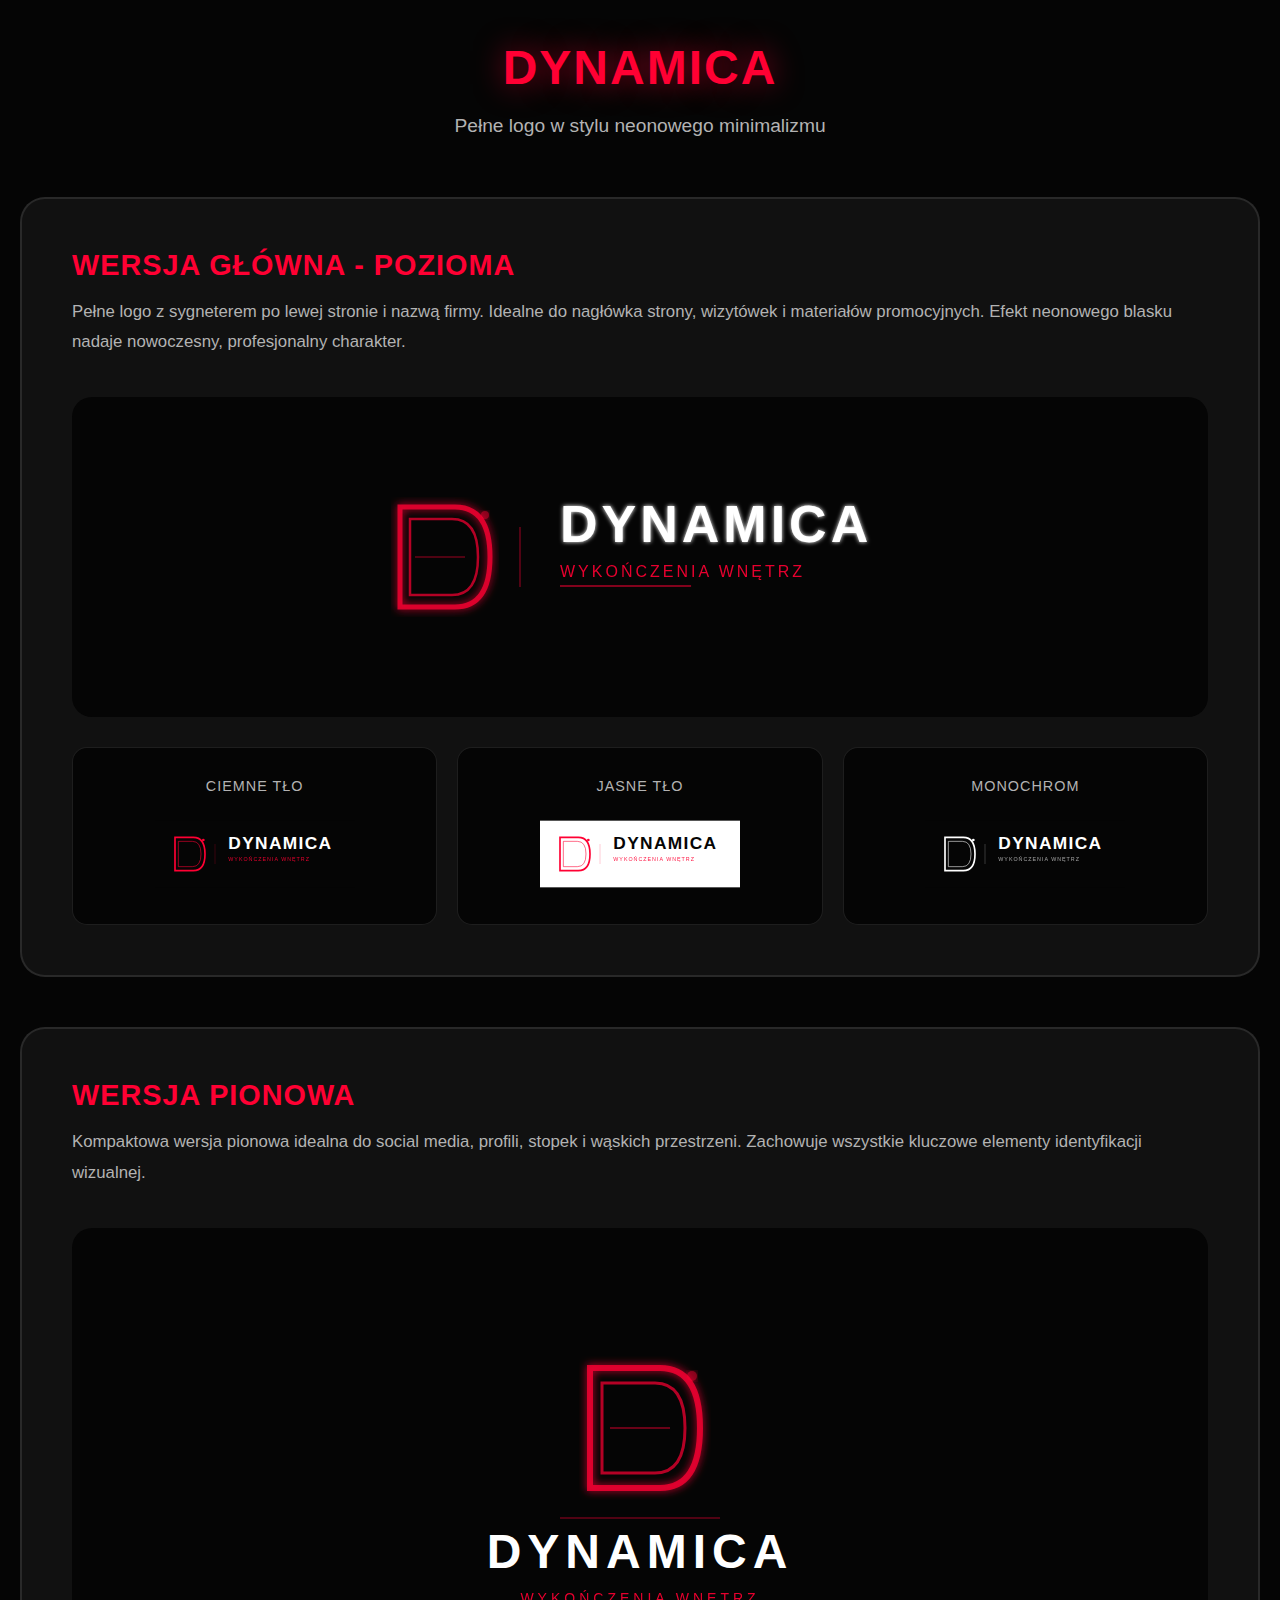
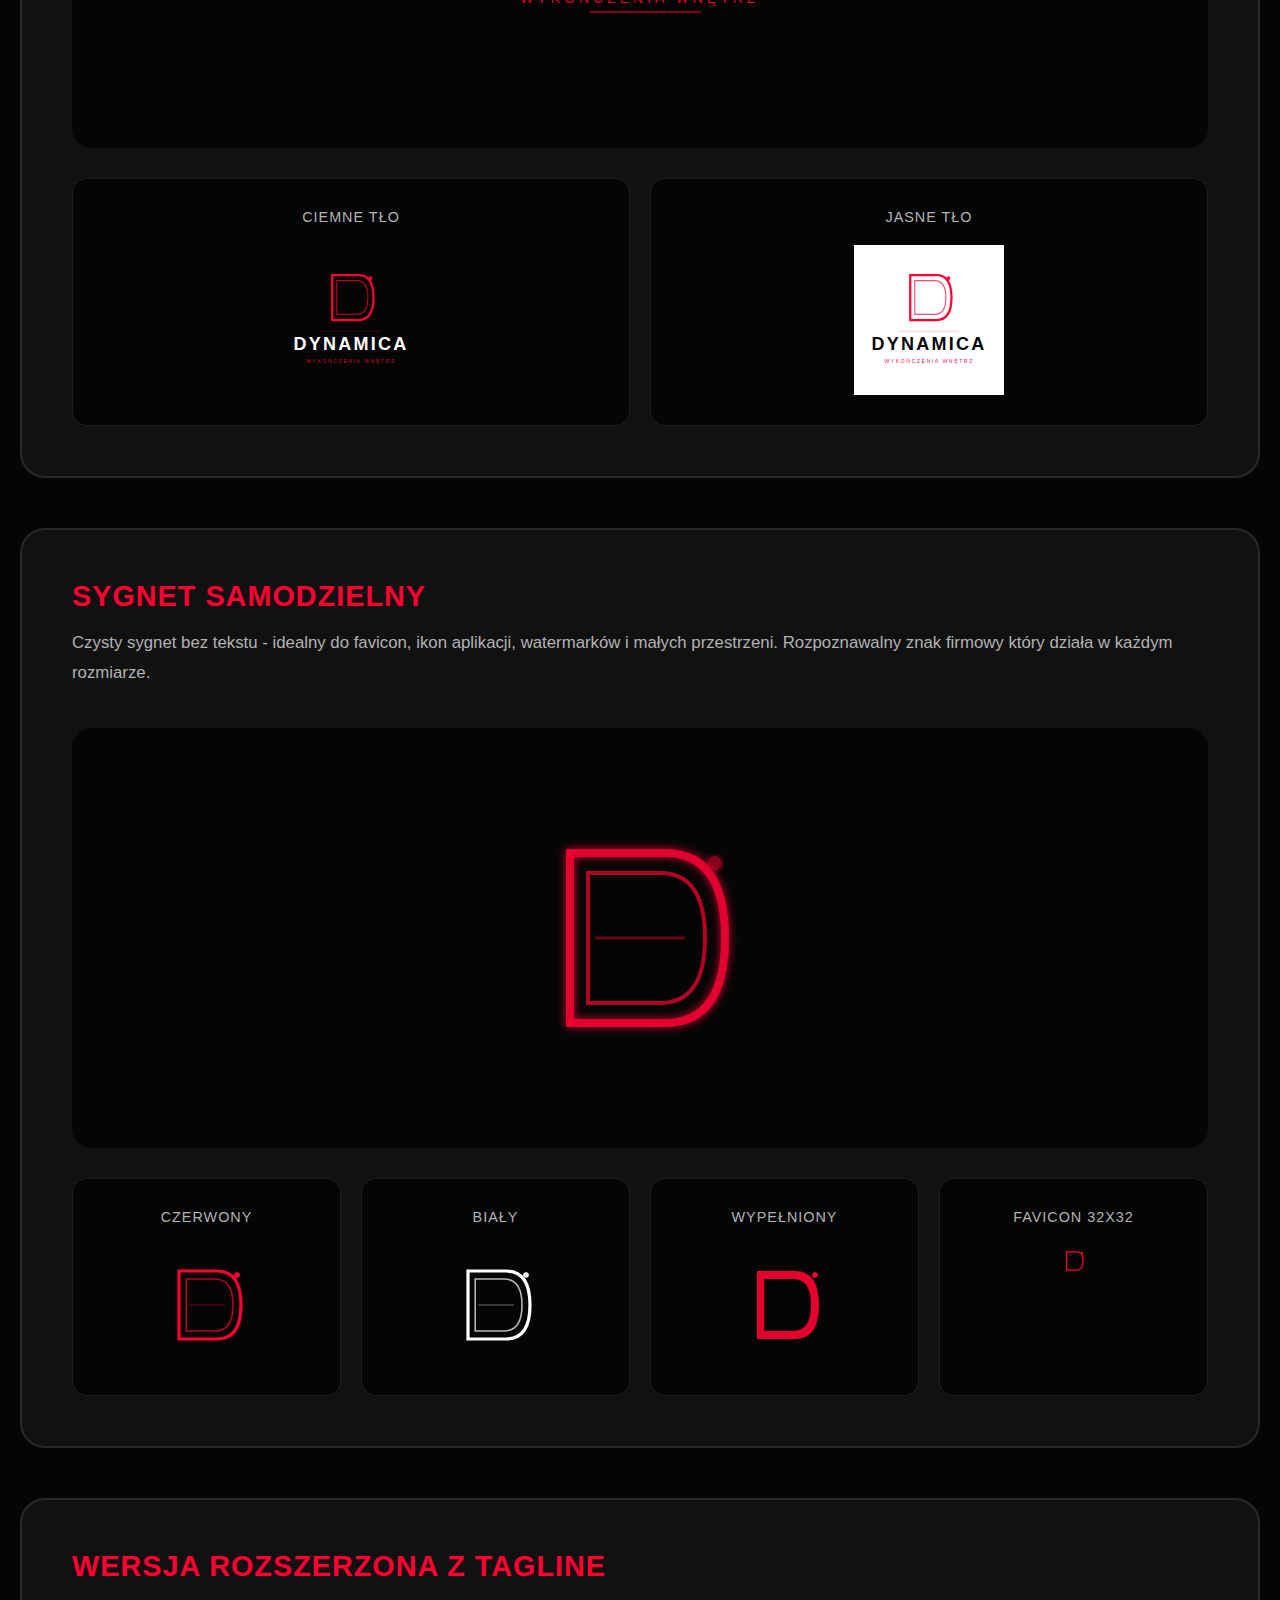
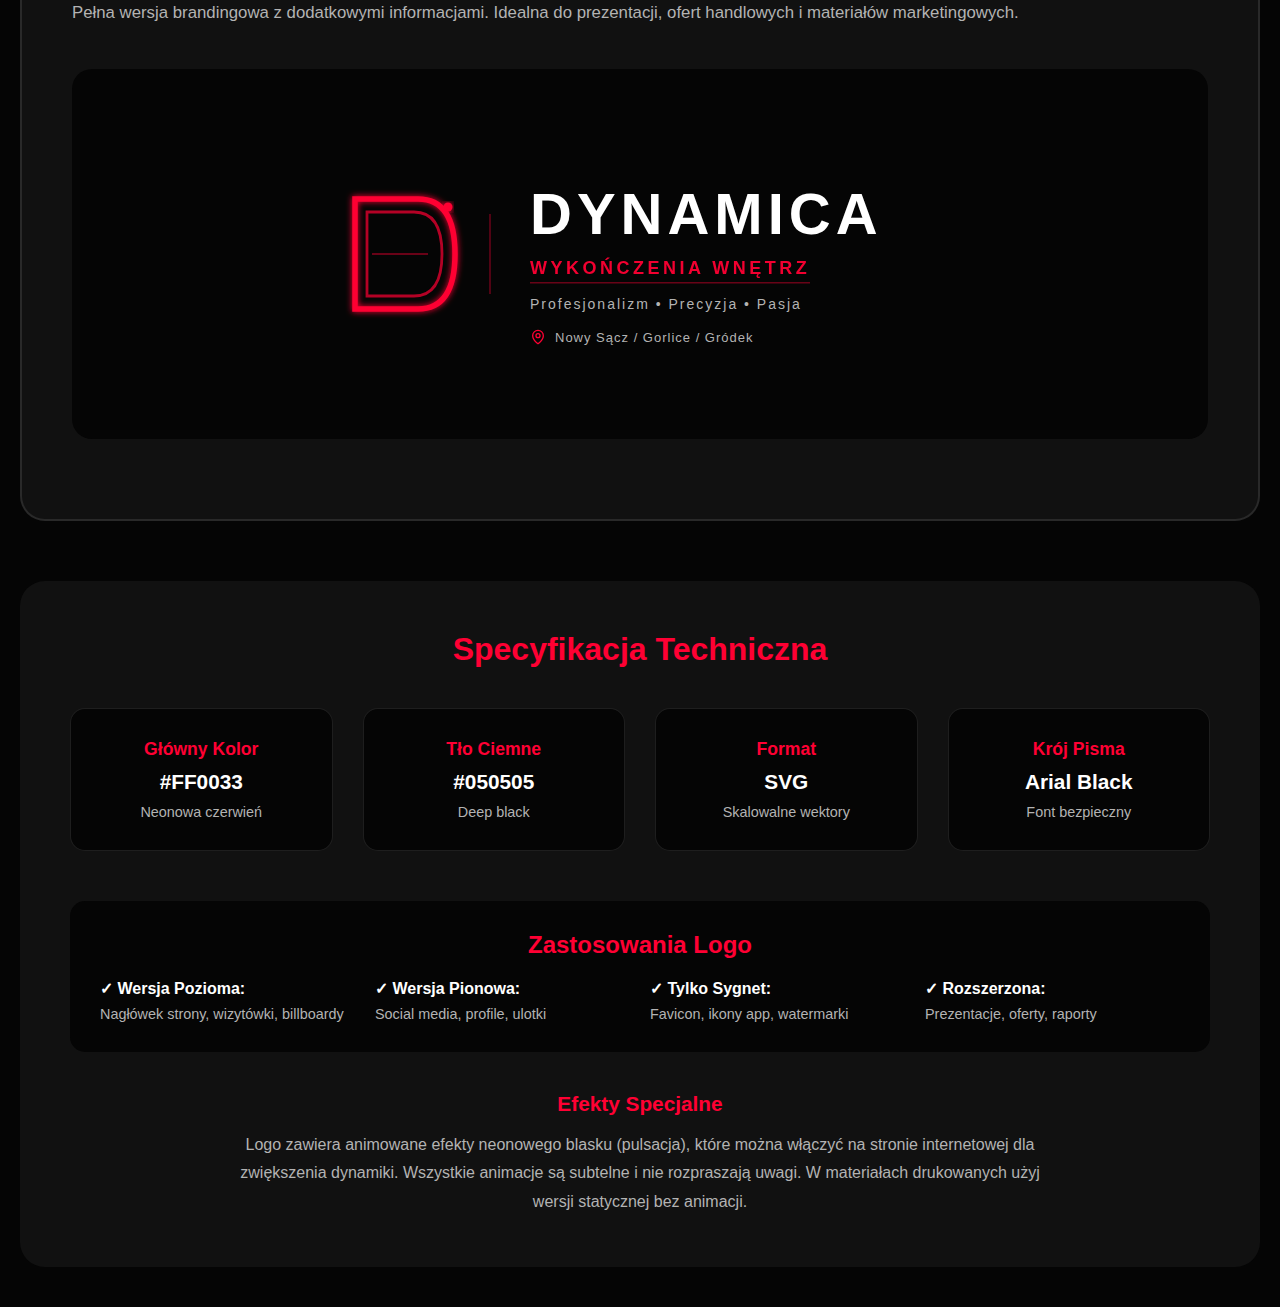
<file: logo.html>
<!DOCTYPE html>
<html lang="pl">
<head>
    <meta charset="UTF-8">
    <meta name="viewport" content="width=device-width, initial-scale=1.0">
    <title>DYNAMICA - Pełne Logo</title>
    <style>
        * {
            margin: 0;
            padding: 0;
            box-sizing: border-box;
        }
        
        body {
            font-family: 'Segoe UI', Tahoma, Geneva, Verdana, sans-serif;
            background: #050505;
            color: #ffffff;
            padding: 40px 20px;
        }
        
        .container {
            max-width: 1600px;
            margin: 0 auto;
        }
        
        h1 {
            text-align: center;
            margin-bottom: 20px;
            font-size: 3rem;
            color: #ff0033;
            text-shadow: 0 0 30px rgba(255, 0, 51, 0.6);
            letter-spacing: 2px;
        }
        
        .subtitle {
            text-align: center;
            margin-bottom: 60px;
            color: #b3b3b3;
            font-size: 1.2rem;
        }
        
        .logo-showcase {
            display: grid;
            gap: 50px;
            margin-bottom: 60px;
        }
        
        .logo-variant {
            background: #111111;
            border-radius: 25px;
            padding: 50px;
            border: 2px solid rgba(255, 255, 255, 0.1);
            transition: all 0.3s ease;
        }
        
        .logo-variant:hover {
            border-color: #ff0033;
            box-shadow: 0 0 40px rgba(255, 0, 51, 0.3);
        }
        
        .variant-title {
            font-size: 1.8rem;
            margin-bottom: 15px;
            color: #ff0033;
            font-weight: 700;
            text-transform: uppercase;
            letter-spacing: 1px;
        }
        
        .variant-description {
            color: #b3b3b3;
            margin-bottom: 40px;
            line-height: 1.8;
            font-size: 1.05rem;
        }
        
        .logo-display {
            display: flex;
            align-items: center;
            justify-content: center;
            min-height: 300px;
            background: #050505;
            border-radius: 20px;
            padding: 60px;
            margin-bottom: 30px;
        }
        
        .color-variants {
            display: grid;
            grid-template-columns: repeat(auto-fit, minmax(200px, 1fr));
            gap: 20px;
            margin-top: 30px;
        }
        
        .color-box {
            background: #050505;
            padding: 30px;
            border-radius: 15px;
            border: 1px solid rgba(255, 255, 255, 0.1);
            display: flex;
            flex-direction: column;
            align-items: center;
            gap: 20px;
            transition: all 0.3s ease;
        }
        
        .color-box:hover {
            border-color: #ff0033;
            transform: translateY(-5px);
        }
        
        .color-label {
            color: #b3b3b3;
            font-size: 0.9rem;
            text-transform: uppercase;
            letter-spacing: 1px;
        }
        
        .download-section {
            background: #111111;
            padding: 50px;
            border-radius: 25px;
            text-align: center;
            margin-top: 60px;
        }
        
        .specs-grid {
            display: grid;
            grid-template-columns: repeat(auto-fit, minmax(250px, 1fr));
            gap: 30px;
            margin: 40px 0;
        }
        
        .spec-box {
            background: #050505;
            padding: 30px;
            border-radius: 15px;
            border: 1px solid rgba(255, 255, 255, 0.1);
        }
        
        .spec-title {
            color: #ff0033;
            font-weight: 600;
            margin-bottom: 10px;
            font-size: 1.1rem;
        }
        
        .spec-value {
            color: #ffffff;
            font-size: 1.3rem;
            font-weight: 700;
        }
        
        @media (max-width: 768px) {
            .logo-display {
                padding: 30px;
                min-height: 200px;
            }
        }
    </style>
</head>
<body>
    <div class="container">
        <h1>DYNAMICA</h1>
        <p class="subtitle">Pełne logo w stylu neonowego minimalizmu</p>
        
        <div class="logo-showcase">
            <!-- WARIANT 1: Poziomy z pełną nazwą -->
            <div class="logo-variant">
                <h2 class="variant-title">Wersja Główna - Pozioma</h2>
                <p class="variant-description">
                    Pełne logo z sygneterem po lewej stronie i nazwą firmy. 
                    Idealne do nagłówka strony, wizytówek i materiałów promocyjnych.
                    Efekt neonowego blasku nadaje nowoczesny, profesjonalny charakter.
                </p>
                <div class="logo-display">
                    <svg width="600" height="200" viewBox="0 0 600 200" xmlns="http://www.w3.org/2000/svg">
                        <defs>
                            <!-- Efekt neonowego blasku -->
                            <filter id="glow1">
                                <feGaussianBlur stdDeviation="4" result="coloredBlur"/>
                                <feMerge>
                                    <feMergeNode in="coloredBlur"/>
                                    <feMergeNode in="SourceGraphic"/>
                                </feMerge>
                            </filter>
                            
                            <filter id="textGlow">
                                <feGaussianBlur stdDeviation="2" result="coloredBlur"/>
                                <feMerge>
                                    <feMergeNode in="coloredBlur"/>
                                    <feMergeNode in="SourceGraphic"/>
                                </feMerge>
                            </filter>
                        </defs>
                        
                        <!-- Sygnet D -->
                        <g transform="translate(100, 100)">
                            <!-- Zewnętrzny kontur -->
                            <path d="M -40 -50 L -40 50 L 15 50 Q 50 50 50 0 Q 50 -50 15 -50 Z" 
                                  fill="none" stroke="#ff0033" stroke-width="5" filter="url(#glow1)">
                                <animate attributeName="stroke-opacity" values="1;0.6;1" dur="3s" repeatCount="indefinite"/>
                            </path>
                            
                            <!-- Wewnętrzny kontur -->
                            <path d="M -30 -38 L -30 38 L 12 38 Q 38 38 38 0 Q 38 -38 12 -38 Z" 
                                  fill="none" stroke="#ff0033" stroke-width="2.5" opacity="0.7"/>
                            
                            <!-- Środkowa linia akcentująca -->
                            <line x1="-25" y1="0" x2="25" y2="0" stroke="#ff0033" stroke-width="1.5" opacity="0.4"/>
                            
                            <!-- Akcent kropka -->
                            <circle cx="45" cy="-42" r="4" fill="#ff0033" filter="url(#glow1)">
                                <animate attributeName="opacity" values="1;0.4;1" dur="2s" repeatCount="indefinite"/>
                            </circle>
                        </g>
                        
                        <!-- Linia oddzielająca -->
                        <line x1="180" y1="70" x2="180" y2="130" stroke="#ff0033" stroke-width="2" opacity="0.3"/>
                        
                        <!-- Nazwa DYNAMICA -->
                        <text x="220" y="85" font-family="Arial, sans-serif" font-size="52" font-weight="900" 
                              fill="#ffffff" letter-spacing="4" filter="url(#textGlow)">
                            DYNAMICA
                        </text>
                        
                        <!-- Podtytuł -->
                        <text x="220" y="120" font-family="Arial, sans-serif" font-size="16" font-weight="400" 
                              fill="#ff0033" letter-spacing="3" opacity="0.9">
                            WYKOŃCZENIA WNĘTRZ
                        </text>
                        
                        <!-- Akcent pod tekstem -->
                        <rect x="220" y="128" width="120" height="2" fill="#ff0033" opacity="0.5">
                            <animate attributeName="width" values="120;140;120" dur="3s" repeatCount="indefinite"/>
                        </rect>
                    </svg>
                </div>
                
                <div class="color-variants">
                    <div class="color-box">
                        <span class="color-label">Ciemne tło</span>
                        <svg width="200" height="80" viewBox="0 0 600 200">
                            <rect width="600" height="200" fill="#050505"/>
                            <g transform="translate(100, 100)">
                                <path d="M -40 -50 L -40 50 L 15 50 Q 50 50 50 0 Q 50 -50 15 -50 Z" 
                                      fill="none" stroke="#ff0033" stroke-width="5"/>
                                <path d="M -30 -38 L -30 38 L 12 38 Q 38 38 38 0 Q 38 -38 12 -38 Z" 
                                      fill="none" stroke="#ff0033" stroke-width="2.5" opacity="0.7"/>
                                <circle cx="45" cy="-42" r="4" fill="#ff0033"/>
                            </g>
                            <line x1="180" y1="70" x2="180" y2="130" stroke="#ff0033" stroke-width="2" opacity="0.3"/>
                            <text x="220" y="85" font-family="Arial, sans-serif" font-size="52" font-weight="900" 
                                  fill="#ffffff" letter-spacing="4">DYNAMICA</text>
                            <text x="220" y="120" font-family="Arial, sans-serif" font-size="16" font-weight="400" 
                                  fill="#ff0033" letter-spacing="3" opacity="0.9">WYKOŃCZENIA WNĘTRZ</text>
                        </svg>
                    </div>
                    
                    <div class="color-box">
                        <span class="color-label">Jasne tło</span>
                        <svg width="200" height="80" viewBox="0 0 600 200">
                            <rect width="600" height="200" fill="#ffffff"/>
                            <g transform="translate(100, 100)">
                                <path d="M -40 -50 L -40 50 L 15 50 Q 50 50 50 0 Q 50 -50 15 -50 Z" 
                                      fill="none" stroke="#ff0033" stroke-width="5"/>
                                <path d="M -30 -38 L -30 38 L 12 38 Q 38 38 38 0 Q 38 -38 12 -38 Z" 
                                      fill="none" stroke="#ff0033" stroke-width="2.5" opacity="0.7"/>
                                <circle cx="45" cy="-42" r="4" fill="#ff0033"/>
                            </g>
                            <line x1="180" y1="70" x2="180" y2="130" stroke="#ff0033" stroke-width="2" opacity="0.3"/>
                            <text x="220" y="85" font-family="Arial, sans-serif" font-size="52" font-weight="900" 
                                  fill="#050505" letter-spacing="4">DYNAMICA</text>
                            <text x="220" y="120" font-family="Arial, sans-serif" font-size="16" font-weight="400" 
                                  fill="#ff0033" letter-spacing="3" opacity="0.9">WYKOŃCZENIA WNĘTRZ</text>
                        </svg>
                    </div>
                    
                    <div class="color-box">
                        <span class="color-label">Monochrom</span>
                        <svg width="200" height="80" viewBox="0 0 600 200">
                            <rect width="600" height="200" fill="#050505"/>
                            <g transform="translate(100, 100)">
                                <path d="M -40 -50 L -40 50 L 15 50 Q 50 50 50 0 Q 50 -50 15 -50 Z" 
                                      fill="none" stroke="#ffffff" stroke-width="5"/>
                                <path d="M -30 -38 L -30 38 L 12 38 Q 38 38 38 0 Q 38 -38 12 -38 Z" 
                                      fill="none" stroke="#ffffff" stroke-width="2.5" opacity="0.7"/>
                                <circle cx="45" cy="-42" r="4" fill="#ffffff"/>
                            </g>
                            <line x1="180" y1="70" x2="180" y2="130" stroke="#ffffff" stroke-width="2" opacity="0.3"/>
                            <text x="220" y="85" font-family="Arial, sans-serif" font-size="52" font-weight="900" 
                                  fill="#ffffff" letter-spacing="4">DYNAMICA</text>
                            <text x="220" y="120" font-family="Arial, sans-serif" font-size="16" font-weight="400" 
                                  fill="#ffffff" letter-spacing="3" opacity="0.6">WYKOŃCZENIA WNĘTRZ</text>
                        </svg>
                    </div>
                </div>
            </div>

            <!-- WARIANT 2: Pionowy -->
            <div class="logo-variant">
                <h2 class="variant-title">Wersja Pionowa</h2>
                <p class="variant-description">
                    Kompaktowa wersja pionowa idealna do social media, profili, stopek i wąskich przestrzeni.
                    Zachowuje wszystkie kluczowe elementy identyfikacji wizualnej.
                </p>
                <div class="logo-display">
                    <svg width="400" height="400" viewBox="0 0 400 400" xmlns="http://www.w3.org/2000/svg">
                        <defs>
                            <filter id="glow2">
                                <feGaussianBlur stdDeviation="4" result="coloredBlur"/>
                                <feMerge>
                                    <feMergeNode in="coloredBlur"/>
                                    <feMergeNode in="SourceGraphic"/>
                                </feMerge>
                            </filter>
                        </defs>
                        
                        <!-- Sygnet D (większy) -->
                        <g transform="translate(200, 140)">
                            <path d="M -50 -60 L -50 60 L 20 60 Q 60 60 60 0 Q 60 -60 20 -60 Z" 
                                  fill="none" stroke="#ff0033" stroke-width="6" filter="url(#glow2)">
                                <animate attributeName="stroke-opacity" values="1;0.6;1" dur="3s" repeatCount="indefinite"/>
                            </path>
                            
                            <path d="M -38 -45 L -38 45 L 15 45 Q 45 45 45 0 Q 45 -45 15 -45 Z" 
                                  fill="none" stroke="#ff0033" stroke-width="3" opacity="0.7"/>
                            
                            <line x1="-30" y1="0" x2="30" y2="0" stroke="#ff0033" stroke-width="2" opacity="0.4"/>
                            
                            <circle cx="52" cy="-52" r="5" fill="#ff0033" filter="url(#glow2)">
                                <animate attributeName="opacity" values="1;0.4;1" dur="2s" repeatCount="indefinite"/>
                            </circle>
                        </g>
                        
                        <!-- Linia oddzielająca -->
                        <line x1="120" y1="230" x2="280" y2="230" stroke="#ff0033" stroke-width="2" opacity="0.3"/>
                        
                        <!-- Nazwa -->
                        <text x="200" y="280" font-family="Arial, sans-serif" font-size="48" font-weight="900" 
                              fill="#ffffff" letter-spacing="6" text-anchor="middle">
                            DYNAMICA
                        </text>
                        
                        <!-- Podtytuł -->
                        <text x="200" y="315" font-family="Arial, sans-serif" font-size="14" font-weight="400" 
                              fill="#ff0033" letter-spacing="4" opacity="0.9" text-anchor="middle">
                            WYKOŃCZENIA WNĘTRZ
                        </text>
                        
                        <!-- Akcent -->
                        <rect x="150" y="323" width="100" height="2" fill="#ff0033" opacity="0.5">
                            <animate attributeName="width" values="100;120;100" dur="3s" repeatCount="indefinite"/>
                        </rect>
                    </svg>
                </div>
                
                <div class="color-variants">
                    <div class="color-box">
                        <span class="color-label">Ciemne tło</span>
                        <svg width="150" height="150" viewBox="0 0 400 400">
                            <rect width="400" height="400" fill="#050505"/>
                            <g transform="translate(200, 140)">
                                <path d="M -50 -60 L -50 60 L 20 60 Q 60 60 60 0 Q 60 -60 20 -60 Z" 
                                      fill="none" stroke="#ff0033" stroke-width="6"/>
                                <path d="M -38 -45 L -38 45 L 15 45 Q 45 45 45 0 Q 45 -45 15 -45 Z" 
                                      fill="none" stroke="#ff0033" stroke-width="3" opacity="0.7"/>
                                <circle cx="52" cy="-52" r="5" fill="#ff0033"/>
                            </g>
                            <line x1="120" y1="230" x2="280" y2="230" stroke="#ff0033" stroke-width="2" opacity="0.3"/>
                            <text x="200" y="280" font-family="Arial, sans-serif" font-size="48" font-weight="900" 
                                  fill="#ffffff" letter-spacing="6" text-anchor="middle">DYNAMICA</text>
                            <text x="200" y="315" font-family="Arial, sans-serif" font-size="14" font-weight="400" 
                                  fill="#ff0033" letter-spacing="4" opacity="0.9" text-anchor="middle">WYKOŃCZENIA WNĘTRZ</text>
                        </svg>
                    </div>
                    
                    <div class="color-box">
                        <span class="color-label">Jasne tło</span>
                        <svg width="150" height="150" viewBox="0 0 400 400">
                            <rect width="400" height="400" fill="#ffffff"/>
                            <g transform="translate(200, 140)">
                                <path d="M -50 -60 L -50 60 L 20 60 Q 60 60 60 0 Q 60 -60 20 -60 Z" 
                                      fill="none" stroke="#ff0033" stroke-width="6"/>
                                <path d="M -38 -45 L -38 45 L 15 45 Q 45 45 45 0 Q 45 -45 15 -45 Z" 
                                      fill="none" stroke="#ff0033" stroke-width="3" opacity="0.7"/>
                                <circle cx="52" cy="-52" r="5" fill="#ff0033"/>
                            </g>
                            <line x1="120" y1="230" x2="280" y2="230" stroke="#ff0033" stroke-width="2" opacity="0.3"/>
                            <text x="200" y="280" font-family="Arial, sans-serif" font-size="48" font-weight="900" 
                                  fill="#050505" letter-spacing="6" text-anchor="middle">DYNAMICA</text>
                            <text x="200" y="315" font-family="Arial, sans-serif" font-size="14" font-weight="400" 
                                  fill="#ff0033" letter-spacing="4" opacity="0.9" text-anchor="middle">WYKOŃCZENIA WNĘTRZ</text>
                        </svg>
                    </div>
                </div>
            </div>

            <!-- WARIANT 3: Tylko sygnet -->
            <div class="logo-variant">
                <h2 class="variant-title">Sygnet Samodzielny</h2>
                <p class="variant-description">
                    Czysty sygnet bez tekstu - idealny do favicon, ikon aplikacji, watermarków i małych przestrzeni.
                    Rozpoznawalny znak firmowy który działa w każdym rozmiarze.
                </p>
                <div class="logo-display">
                    <svg width="300" height="300" viewBox="0 0 300 300" xmlns="http://www.w3.org/2000/svg">
                        <defs>
                            <filter id="glow3">
                                <feGaussianBlur stdDeviation="5" result="coloredBlur"/>
                                <feMerge>
                                    <feMergeNode in="coloredBlur"/>
                                    <feMergeNode in="SourceGraphic"/>
                                </feMerge>
                            </filter>
                        </defs>
                        
                        <g transform="translate(150, 150)">
                            <!-- Zewnętrzny kontur -->
                            <path d="M -70 -85 L -70 85 L 25 85 Q 85 85 85 0 Q 85 -85 25 -85 Z" 
                                  fill="none" stroke="#ff0033" stroke-width="8" filter="url(#glow3)">
                                <animate attributeName="stroke-opacity" values="1;0.6;1" dur="3s" repeatCount="indefinite"/>
                            </path>
                            
                            <!-- Wewnętrzny kontur -->
                            <path d="M -52 -65 L -52 65 L 20 65 Q 65 65 65 0 Q 65 -65 20 -65 Z" 
                                  fill="none" stroke="#ff0033" stroke-width="4" opacity="0.7"/>
                            
                            <!-- Środkowa linia -->
                            <line x1="-45" y1="0" x2="45" y2="0" stroke="#ff0033" stroke-width="3" opacity="0.4"/>
                            
                            <!-- Akcent kropka -->
                            <circle cx="75" cy="-75" r="7" fill="#ff0033" filter="url(#glow3)">
                                <animate attributeName="opacity" values="1;0.4;1" dur="2s" repeatCount="indefinite"/>
                            </circle>
                            
                            <!-- Dodatkowe elementy geometryczne -->
                            <circle cx="-70" cy="-85" r="3" fill="#ff0033" opacity="0.6"/>
                            <circle cx="-70" cy="85" r="3" fill="#ff0033" opacity="0.6"/>
                        </g>
                    </svg>
                </div>
                
                <div class="color-variants">
                    <div class="color-box">
                        <span class="color-label">Czerwony</span>
                        <svg width="120" height="120" viewBox="0 0 300 300">
                            <rect width="300" height="300" fill="#050505"/>
                            <g transform="translate(150, 150)">
                                <path d="M -70 -85 L -70 85 L 25 85 Q 85 85 85 0 Q 85 -85 25 -85 Z" 
                                      fill="none" stroke="#ff0033" stroke-width="8"/>
                                <path d="M -52 -65 L -52 65 L 20 65 Q 65 65 65 0 Q 65 -65 20 -65 Z" 
                                      fill="none" stroke="#ff0033" stroke-width="4" opacity="0.7"/>
                                <line x1="-45" y1="0" x2="45" y2="0" stroke="#ff0033" stroke-width="3" opacity="0.4"/>
                                <circle cx="75" cy="-75" r="7" fill="#ff0033"/>
                            </g>
                        </svg>
                    </div>
                    
                    <div class="color-box">
                        <span class="color-label">Biały</span>
                        <svg width="120" height="120" viewBox="0 0 300 300">
                            <rect width="300" height="300" fill="#050505"/>
                            <g transform="translate(150, 150)">
                                <path d="M -70 -85 L -70 85 L 25 85 Q 85 85 85 0 Q 85 -85 25 -85 Z" 
                                      fill="none" stroke="#ffffff" stroke-width="8"/>
                                <path d="M -52 -65 L -52 65 L 20 65 Q 65 65 65 0 Q 65 -65 20 -65 Z" 
                                      fill="none" stroke="#ffffff" stroke-width="4" opacity="0.7"/>
                                <line x1="-45" y1="0" x2="45" y2="0" stroke="#ffffff" stroke-width="3" opacity="0.4"/>
                                <circle cx="75" cy="-75" r="7" fill="#ffffff"/>
                            </g>
                        </svg>
                    </div>
                    
                    <div class="color-box">
                        <span class="color-label">Wypełniony</span>
                        <svg width="120" height="120" viewBox="0 0 300 300">
                            <rect width="300" height="300" fill="#050505"/>
                            <g transform="translate(150, 150)">
                                <path d="M -70 -85 L -70 85 L 25 85 Q 85 85 85 0 Q 85 -85 25 -85 Z" 
                                      fill="#ff0033" opacity="0.9"/>
                                <path d="M -52 -65 L -52 65 L 20 65 Q 65 65 65 0 Q 65 -65 20 -65 Z" 
                                      fill="#050505"/>
                                <circle cx="75" cy="-75" r="7" fill="#ff0033"/>
                            </g>
                        </svg>
                    </div>
                    
                    <div class="color-box">
                        <span class="color-label">Favicon 32x32</span>
                        <svg width="32" height="32" viewBox="0 0 300 300">
                            <rect width="300" height="300" fill="#050505"/>
                            <g transform="translate(150, 150)">
                                <path d="M -70 -85 L -70 85 L 25 85 Q 85 85 85 0 Q 85 -85 25 -85 Z" 
                                      fill="none" stroke="#ff0033" stroke-width="12"/>
                                <circle cx="75" cy="-75" r="10" fill="#ff0033"/>
                            </g>
                        </svg>
                    </div>
                </div>
            </div>

            <!-- WARIANT 4: Rozszerzone z tagline -->
            <div class="logo-variant">
                <h2 class="variant-title">Wersja Rozszerzona z Tagline</h2>
                <p class="variant-description">
                    Pełna wersja brandingowa z dodatkowymi informacjami.
                    Idealna do prezentacji, ofert handlowych i materiałów marketingowych.
                </p>
                <div class="logo-display">
                    <svg width="700" height="250" viewBox="0 0 700 250" xmlns="http://www.w3.org/2000/svg">
                        <defs>
                            <filter id="glow4">
                                <feGaussianBlur stdDeviation="3" result="coloredBlur"/>
                                <feMerge>
                                    <feMergeNode in="coloredBlur"/>
                                    <feMergeNode in="SourceGraphic"/>
                                </feMerge>
                            </filter>
                        </defs>
                        
                        <!-- Sygnet -->
                        <g transform="translate(110, 125)">
                            <path d="M -45 -55 L -45 55 L 18 55 Q 55 55 55 0 Q 55 -55 18 -55 Z" 
                                  fill="none" stroke="#ff0033" stroke-width="5.5" filter="url(#glow4)"/>
                            <path d="M -33 -42 L -33 42 L 14 42 Q 42 42 42 0 Q 42 -42 14 -42 Z" 
                                  fill="none" stroke="#ff0033" stroke-width="2.8" opacity="0.7"/>
                            <line x1="-28" y1="0" x2="28" y2="0" stroke="#ff0033" stroke-width="1.8" opacity="0.4"/>
                            <circle cx="48" cy="-47" r="4.5" fill="#ff0033" filter="url(#glow4)"/>
                        </g>
                        
                        <line x1="200" y1="85" x2="200" y2="165" stroke="#ff0033" stroke-width="2" opacity="0.3"/>
                        
                        <!-- Główny tekst -->
                        <text x="240" y="105" font-family="Arial, sans-serif" font-size="58" font-weight="900" 
                              fill="#ffffff" letter-spacing="5">
                            DYNAMICA
                        </text>
                        
                        <!-- Podtytuł -->
                        <text x="240" y="145" font-family="Arial, sans-serif" font-size="18" font-weight="600" 
                              fill="#ff0033" letter-spacing="3.5" opacity="0.95">
                            WYKOŃCZENIA WNĘTRZ
                        </text>
                        
                        <!-- Linia pod podtytułem -->
                        <rect x="240" y="153" width="280" height="1.5" fill="#ff0033" opacity="0.4"/>
                        
                        <!-- Tagline -->
                        <text x="240" y="180" font-family="Arial, sans-serif" font-size="14" font-weight="400" 
                              fill="#b3b3b3" letter-spacing="2">
                            Profesjonalizm • Precyzja • Pasja
                        </text>
                        
                        <!-- Lokalizacja -->
                        <g transform="translate(240, 200)">
                            <svg width="16" height="16" viewBox="0 0 24 24" fill="none" stroke="#ff0033" stroke-width="2">
                                <path d="M20 10c0 4.993-5.539 10.193-7.399 11.799a1 1 0 0 1-1.202 0C9.539 20.193 4 14.993 4 10a8 8 0 0 1 16 0"/>
                                <circle cx="12" cy="10" r="3"/>
                            </svg>
                            <text x="25" y="13" font-family="Arial, sans-serif" font-size="13" fill="#b3b3b3" letter-spacing="1">
                                Nowy Sącz / Gorlice / Gródek
                            </text>
                        </g>
                    </svg>
                </div>
            </div>
        </div>

        <!-- Sekcja specyfikacji -->
        <div class="download-section">
            <h2 style="color: #ff0033; font-size: 2rem; margin-bottom: 30px;">Specyfikacja Techniczna</h2>
            
            <div class="specs-grid">
                <div class="spec-box">
                    <div class="spec-title">Główny Kolor</div>
                    <div class="spec-value">#FF0033</div>
                    <p style="color: #b3b3b3; margin-top: 10px; font-size: 0.9rem;">Neonowa czerwień</p>
                </div>
                
                <div class="spec-box">
                    <div class="spec-title">Tło Ciemne</div>
                    <div class="spec-value">#050505</div>
                    <p style="color: #b3b3b3; margin-top: 10px; font-size: 0.9rem;">Deep black</p>
                </div>
                
                <div class="spec-box">
                    <div class="spec-title">Format</div>
                    <div class="spec-value">SVG</div>
                    <p style="color: #b3b3b3; margin-top: 10px; font-size: 0.9rem;">Skalowalne wektory</p>
                </div>
                
                <div class="spec-box">
                    <div class="spec-title">Krój Pisma</div>
                    <div class="spec-value">Arial Black</div>
                    <p style="color: #b3b3b3; margin-top: 10px; font-size: 0.9rem;">Font bezpieczny</p>
                </div>
            </div>
            
            <div style="margin-top: 50px; padding: 30px; background: #050505; border-radius: 15px;">
                <h3 style="color: #ff0033; margin-bottom: 20px; font-size: 1.5rem;">Zastosowania Logo</h3>
                <div style="display: grid; grid-template-columns: repeat(auto-fit, minmax(200px, 1fr)); gap: 20px; text-align: left;">
                    <div>
                        <p style="color: #ffffff; font-weight: 600; margin-bottom: 8px;">✓ Wersja Pozioma:</p>
                        <p style="color: #b3b3b3; font-size: 0.9rem;">Nagłówek strony, wizytówki, billboardy</p>
                    </div>
                    <div>
                        <p style="color: #ffffff; font-weight: 600; margin-bottom: 8px;">✓ Wersja Pionowa:</p>
                        <p style="color: #b3b3b3; font-size: 0.9rem;">Social media, profile, ulotki</p>
                    </div>
                    <div>
                        <p style="color: #ffffff; font-weight: 600; margin-bottom: 8px;">✓ Tylko Sygnet:</p>
                        <p style="color: #b3b3b3; font-size: 0.9rem;">Favicon, ikony app, watermarki</p>
                    </div>
                    <div>
                        <p style="color: #ffffff; font-weight: 600; margin-bottom: 8px;">✓ Rozszerzona:</p>
                        <p style="color: #b3b3b3; font-size: 0.9rem;">Prezentacje, oferty, raporty</p>
                    </div>
                </div>
            </div>

            <div style="margin-top: 40px;">
                <h3 style="color: #ff0033; margin-bottom: 15px; font-size: 1.3rem;">Efekty Specjalne</h3>
                <p style="color: #b3b3b3; line-height: 1.8; max-width: 800px; margin: 0 auto;">
                    Logo zawiera animowane efekty neonowego blasku (pulsacja), które można włączyć na stronie internetowej 
                    dla zwiększenia dynamiki. Wszystkie animacje są subtelne i nie rozpraszają uwagi. 
                    W materiałach drukowanych użyj wersji statycznej bez animacji.
                </p>
            </div>
        </div>
    </div>
</body>
</html>
</file>
